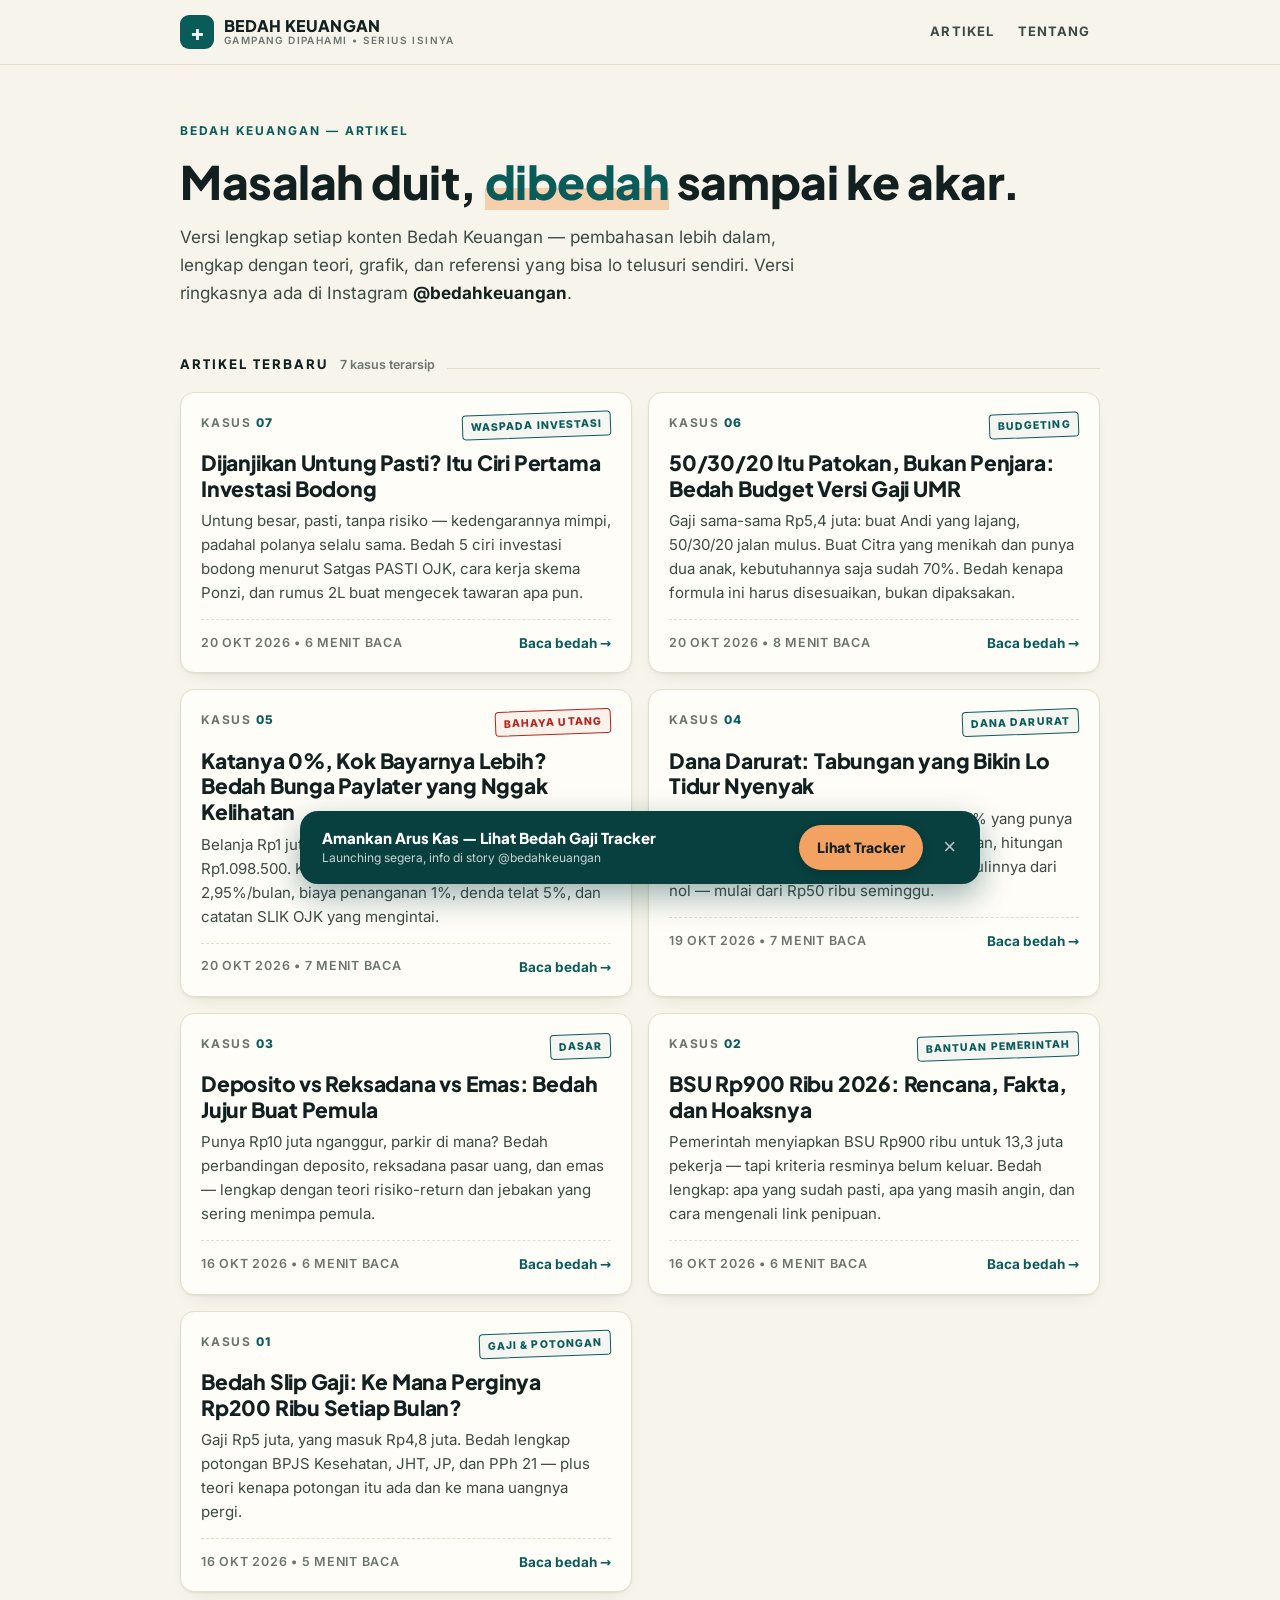
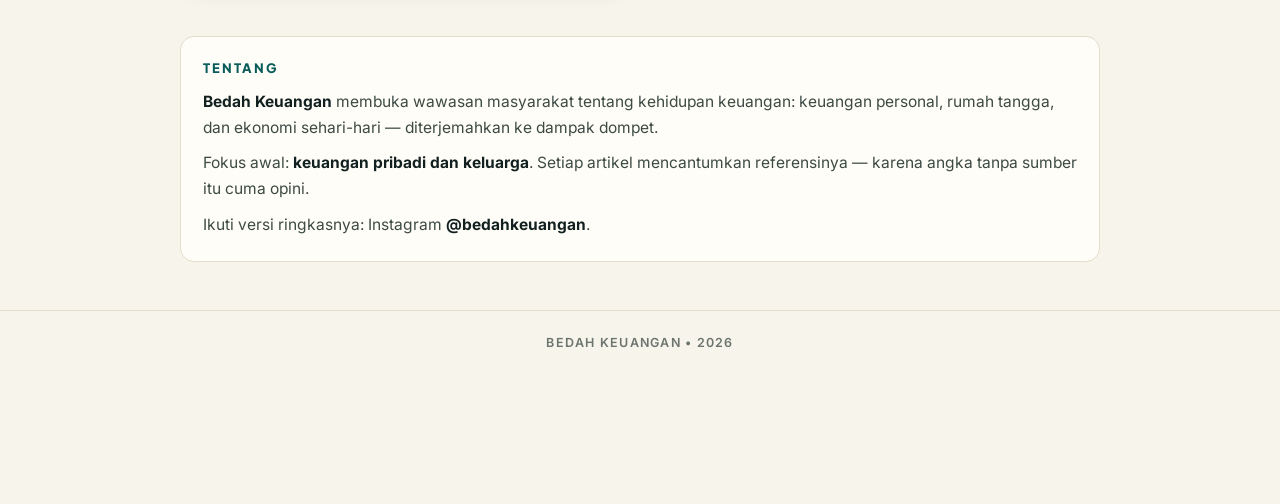
<file: index.html>
<!DOCTYPE html>
<html lang="id">
<head>
<meta charset="UTF-8">
<meta name="viewport" content="width=device-width, initial-scale=1.0">
<title>Bedah Keuangan — Gampang Dipahami, Serius Isinya</title>
<meta name="description" content="Bedah masalah duit sampai ke akar: keuangan pribadi dan keluarga, dibedah presisi dengan angka terverifikasi dan referensi yang bisa ditelusuri.">
<link rel="stylesheet" href="style.css">
</head>
<body>
<header class="site-header">
  <div class="wrap-wide">
    <a class="brand" href="index.html">
      <span class="brand-mark">+</span>
      <span class="brand-name">BEDAH KEUANGAN<small>GAMPANG DIPAHAMI &bull; SERIUS ISINYA</small></span>
    </a>
    <nav>
      <a href="index.html">ARTIKEL</a>
      <a href="#tentang">TENTANG</a>
    </nav>
  </div>
</header>

<main>
  <div class="wrap-wide">
    <section class="hero">
      <div class="kicker">BEDAH KEUANGAN &mdash; ARTIKEL</div>
      <h1>Masalah duit, <span class="hl">dibedah</span> sampai ke akar.</h1>
      <p>Versi lengkap setiap konten Bedah Keuangan — pembahasan lebih dalam, lengkap dengan teori, grafik, dan referensi yang bisa lo telusuri sendiri. Versi ringkasnya ada di Instagram <strong>@bedahkeuangan</strong>.</p>
    </section>

    <div class="section-label">
      <h2>ARTIKEL TERBARU</h2>
      <span class="count">7 kasus terarsip</span>
    </div>

    <section class="cards">
      <a class="card" href="artikel/investasi-bodong.html">
        <div class="card-top">
          <span class="case-no">KASUS <b>07</b></span>
          <span class="stamp">Waspada Investasi</span>
        </div>
        <h2>Dijanjikan Untung Pasti? Itu Ciri Pertama Investasi Bodong</h2>
        <p>Untung besar, pasti, tanpa risiko — kedengarannya mimpi, padahal polanya selalu sama. Bedah 5 ciri investasi bodong menurut Satgas PASTI OJK, cara kerja skema Ponzi, dan rumus 2L buat mengecek tawaran apa pun.</p>
        <div class="card-foot">
          <span class="meta">20 OKT 2026 &bull; 6 MENIT BACA</span>
          <span class="read-more">Baca bedah &rarr;</span>
        </div>
      </a>
      <a class="card" href="artikel/budget-50-30-20.html">
        <div class="card-top">
          <span class="case-no">KASUS <b>06</b></span>
          <span class="stamp">Budgeting</span>
        </div>
        <h2>50/30/20 Itu Patokan, Bukan Penjara: Bedah Budget Versi Gaji UMR</h2>
        <p>Gaji sama-sama Rp5,4 juta: buat Andi yang lajang, 50/30/20 jalan mulus. Buat Citra yang menikah dan punya dua anak, kebutuhannya saja sudah 70%. Bedah kenapa formula ini harus disesuaikan, bukan dipaksakan.</p>
        <div class="card-foot">
          <span class="meta">20 OKT 2026 &bull; 8 MENIT BACA</span>
          <span class="read-more">Baca bedah &rarr;</span>
        </div>
      </a>
      <a class="card" href="artikel/paylater-bunga-tersembunyi.html">
        <div class="card-top">
          <span class="case-no">KASUS <b>05</b></span>
          <span class="stamp danger">Bahaya Utang</span>
        </div>
        <h2>Katanya 0%, Kok Bayarnya Lebih? Bedah Bunga Paylater yang Nggak Kelihatan</h2>
        <p>Belanja Rp1 juta pakai cicilan 3 bulan, total bayarnya Rp1.098.500. Ke mana perginya Rp98.500? Bedah bunga 2,95%/bulan, biaya penanganan 1%, denda telat 5%, dan catatan SLIK OJK yang mengintai.</p>
        <div class="card-foot">
          <span class="meta">20 OKT 2026 &bull; 7 MENIT BACA</span>
          <span class="read-more">Baca bedah &rarr;</span>
        </div>
      </a>
      <a class="card" href="artikel/dana-darurat.html">
        <div class="card-top">
          <span class="case-no">KASUS <b>04</b></span>
          <span class="stamp">Dana Darurat</span>
        </div>
        <h2>Dana Darurat: Tabungan yang Bikin Lo Tidur Nyenyak</h2>
        <p>92% anak muda rajin nabung, tapi cuma 27% yang punya dana darurat. Bedah aturan 3–6&times; pengeluaran, hitungan buat sandwich generation, dan cara ngumpulinnya dari nol — mulai dari Rp50 ribu seminggu.</p>
        <div class="card-foot">
          <span class="meta">19 OKT 2026 &bull; 7 MENIT BACA</span>
          <span class="read-more">Baca bedah &rarr;</span>
        </div>
      </a>
      <a class="card" href="artikel/investasi-pemula.html">
        <div class="card-top">
          <span class="case-no">KASUS <b>03</b></span>
          <span class="stamp">Dasar</span>
        </div>
        <h2>Deposito vs Reksadana vs Emas: Bedah Jujur Buat Pemula</h2>
        <p>Punya Rp10 juta nganggur, parkir di mana? Bedah perbandingan deposito, reksadana pasar uang, dan emas — lengkap dengan teori risiko-return dan jebakan yang sering menimpa pemula.</p>
        <div class="card-foot">
          <span class="meta">16 OKT 2026 &bull; 6 MENIT BACA</span>
          <span class="read-more">Baca bedah &rarr;</span>
        </div>
      </a>
      <a class="card" href="artikel/bsu-900rb-2026.html">
        <div class="card-top">
          <span class="case-no">KASUS <b>02</b></span>
          <span class="stamp">Bantuan Pemerintah</span>
        </div>
        <h2>BSU Rp900 Ribu 2026: Rencana, Fakta, dan Hoaksnya</h2>
        <p>Pemerintah menyiapkan BSU Rp900 ribu untuk 13,3 juta pekerja — tapi kriteria resminya belum keluar. Bedah lengkap: apa yang sudah pasti, apa yang masih angin, dan cara mengenali link penipuan.</p>
        <div class="card-foot">
          <span class="meta">16 OKT 2026 &bull; 6 MENIT BACA</span>
          <span class="read-more">Baca bedah &rarr;</span>
        </div>
      </a>
      <a class="card" href="artikel/thp-potongan-gaji.html">
        <div class="card-top">
          <span class="case-no">KASUS <b>01</b></span>
          <span class="stamp">Gaji &amp; Potongan</span>
        </div>
        <h2>Bedah Slip Gaji: Ke Mana Perginya Rp200 Ribu Setiap Bulan?</h2>
        <p>Gaji Rp5 juta, yang masuk Rp4,8 juta. Bedah lengkap potongan BPJS Kesehatan, JHT, JP, dan PPh 21 — plus teori kenapa potongan itu ada dan ke mana uangnya pergi.</p>
        <div class="card-foot">
          <span class="meta">16 OKT 2026 &bull; 5 MENIT BACA</span>
          <span class="read-more">Baca bedah &rarr;</span>
        </div>
      </a>
    </section>

    <section class="about" id="tentang">
      <h2>TENTANG</h2>
      <p><strong>Bedah Keuangan</strong> membuka wawasan masyarakat tentang kehidupan keuangan: keuangan personal, rumah tangga, dan ekonomi sehari-hari — diterjemahkan ke dampak dompet.</p>
      <p>Fokus awal: <strong>keuangan pribadi dan keluarga</strong>. Setiap artikel mencantumkan referensinya — karena angka tanpa sumber itu cuma opini.</p>
      <p>Ikuti versi ringkasnya: Instagram <a href="https://www.instagram.com/bedahkeuangan"><strong>@bedahkeuangan</strong></a>.</p>
    </section>
  </div>
</main>

<footer class="site-footer">
  <div class="wrap-wide">
    BEDAH KEUANGAN &bull; 2026
  </div>
</footer>

<div class="sticky-cta is-visible" id="stickyCta" role="complementary" aria-label="Bedah Gaji Tracker">
  <div class="sticky-cta-inner">
    <div class="sticky-cta-text">
      <strong>Amankan Arus Kas &mdash; Lihat Bedah Gaji Tracker</strong>
      <small>Launching segera, info di story @bedahkeuangan</small>
    </div>
    <a class="sticky-cta-btn" href="https://www.instagram.com/bedahkeuangan">Lihat Tracker</a>
    <button class="sticky-cta-close" id="ctaClose" aria-label="Tutup">&times;</button>
  </div>
</div>

<script>
document.getElementById('ctaClose').addEventListener('click', function () {
  document.getElementById('stickyCta').classList.remove('is-visible');
});
</script>
</body>
</html>
</file>
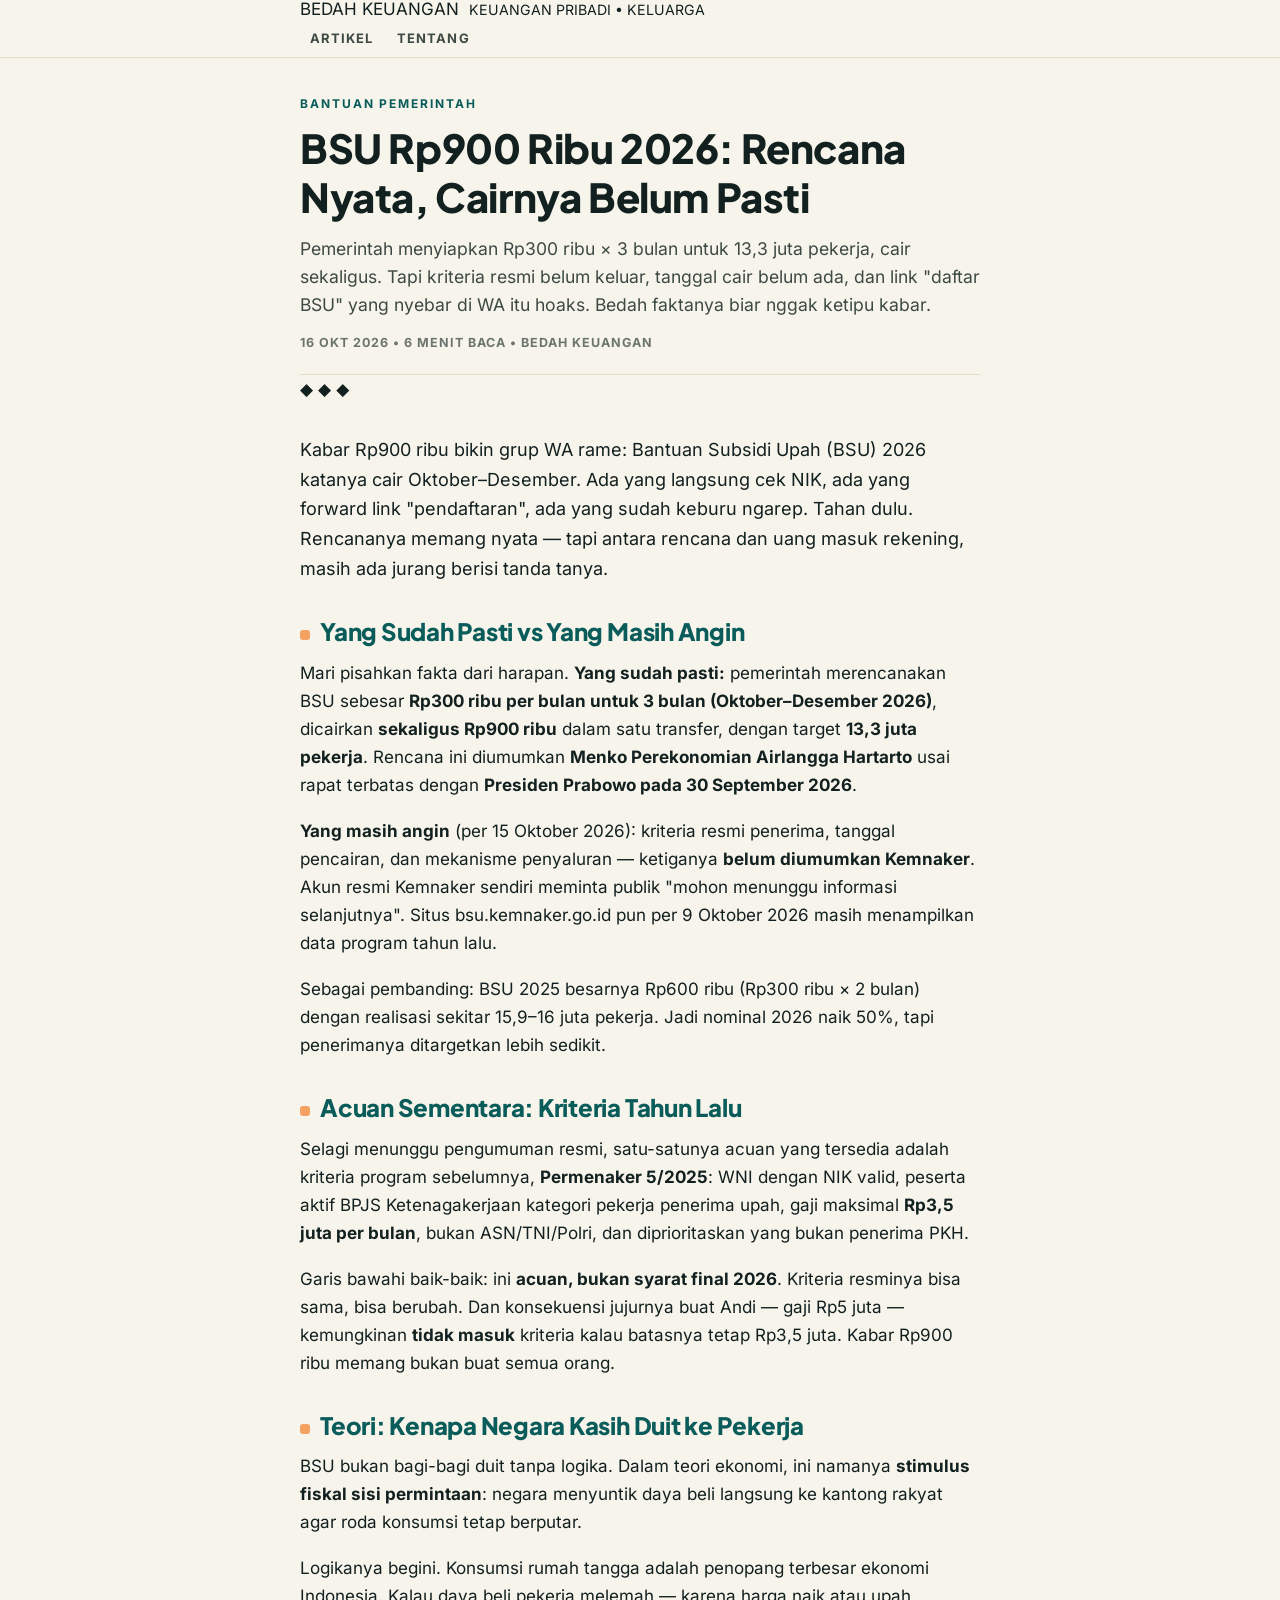
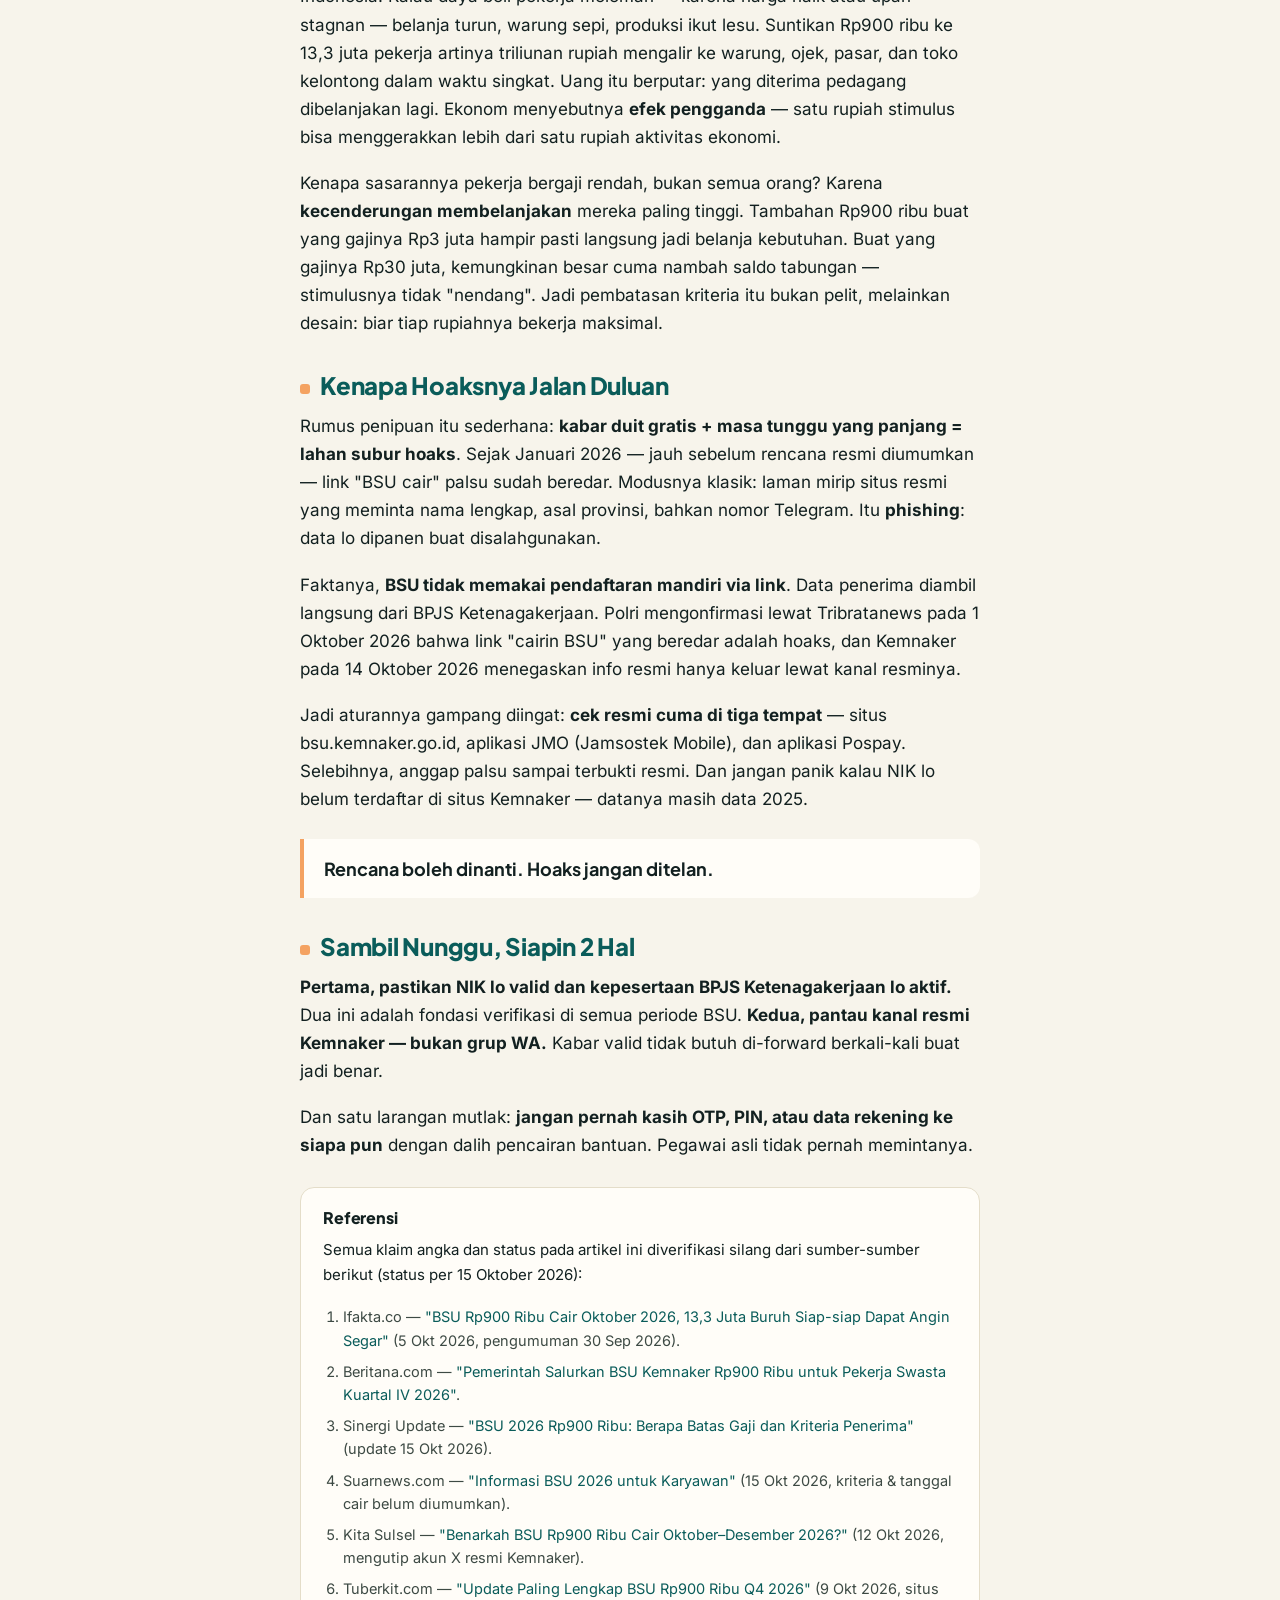
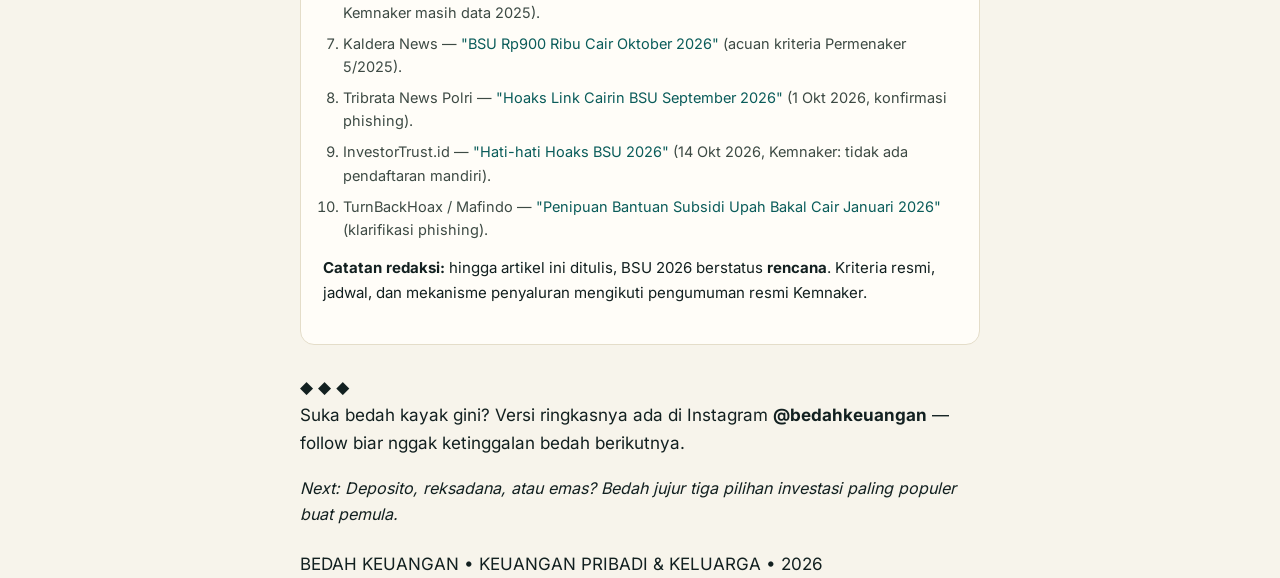
<file: bsu-900rb-2026.html>
<!DOCTYPE html>
<html lang="id">
<head>
<meta charset="UTF-8">
<meta name="viewport" content="width=device-width, initial-scale=1.0">
<title>BSU Rp900 Ribu 2026: Rencana Nyata, Cairnya Belum Pasti — Bedah Keuangan</title>
<meta name="description" content="Pemerintah menyiapkan BSU Rp300 ribu x 3 bulan untuk 13,3 juta pekerja. Tapi kriteria resmi belum keluar, tanggal cair belum ada, dan link 'daftar BSU' yang beredar itu hoaks. Bedah faktanya.">
<link rel="stylesheet" href="../style.css">
</head>
<body>
<header class="site-header">
  <div class="wrap">
    <a class="brand" href="../index.html">BEDAH KEUANGAN<small>KEUANGAN PRIBADI &bull; KELUARGA</small></a>
    <nav>
      <a href="../index.html">ARTIKEL</a>
      <a href="../index.html#tentang">TENTANG</a>
    </nav>
  </div>
</header>

<main class="wrap">
  <div class="article-head">
    <div class="kicker">BANTUAN PEMERINTAH</div>
    <h1>BSU Rp900 Ribu 2026: Rencana Nyata, Cairnya Belum Pasti</h1>
    <p class="dek">Pemerintah menyiapkan Rp300 ribu &times; 3 bulan untuk 13,3 juta pekerja, cair sekaligus. Tapi kriteria resmi belum keluar, tanggal cair belum ada, dan link "daftar BSU" yang nyebar di WA itu hoaks. Bedah faktanya biar nggak ketipu kabar.</p>
    <div class="meta">16 OKT 2026 &bull; 6 MENIT BACA &bull; BEDAH KEUANGAN</div>
  </div>

  <div class="ornament">&#9670; &#9670; &#9670;</div>

  <article>
    <p class="lede">Kabar Rp900 ribu bikin grup WA rame: Bantuan Subsidi Upah (BSU) 2026 katanya cair Oktober–Desember. Ada yang langsung cek NIK, ada yang forward link "pendaftaran", ada yang sudah keburu ngarep. Tahan dulu. Rencananya memang nyata — tapi antara rencana dan uang masuk rekening, masih ada jurang berisi tanda tanya.</p>

    <h2>Yang Sudah Pasti vs Yang Masih Angin</h2>
    <p>Mari pisahkan fakta dari harapan. <strong>Yang sudah pasti:</strong> pemerintah merencanakan BSU sebesar <strong>Rp300 ribu per bulan untuk 3 bulan (Oktober–Desember 2026)</strong>, dicairkan <strong>sekaligus Rp900 ribu</strong> dalam satu transfer, dengan target <strong>13,3 juta pekerja</strong>. Rencana ini diumumkan <strong>Menko Perekonomian Airlangga Hartarto</strong> usai rapat terbatas dengan <strong>Presiden Prabowo pada 30 September 2026</strong>.</p>
    <p><strong>Yang masih angin</strong> (per 15 Oktober 2026): kriteria resmi penerima, tanggal pencairan, dan mekanisme penyaluran — ketiganya <strong>belum diumumkan Kemnaker</strong>. Akun resmi Kemnaker sendiri meminta publik "mohon menunggu informasi selanjutnya". Situs bsu.kemnaker.go.id pun per 9 Oktober 2026 masih menampilkan data program tahun lalu.</p>
    <p>Sebagai pembanding: BSU 2025 besarnya Rp600 ribu (Rp300 ribu &times; 2 bulan) dengan realisasi sekitar 15,9–16 juta pekerja. Jadi nominal 2026 naik 50%, tapi penerimanya ditargetkan lebih sedikit.</p>

    <h2>Acuan Sementara: Kriteria Tahun Lalu</h2>
    <p>Selagi menunggu pengumuman resmi, satu-satunya acuan yang tersedia adalah kriteria program sebelumnya, <strong>Permenaker 5/2025</strong>: WNI dengan NIK valid, peserta aktif BPJS Ketenagakerjaan kategori pekerja penerima upah, gaji maksimal <strong>Rp3,5 juta per bulan</strong>, bukan ASN/TNI/Polri, dan diprioritaskan yang bukan penerima PKH.</p>
    <p>Garis bawahi baik-baik: ini <strong>acuan, bukan syarat final 2026</strong>. Kriteria resminya bisa sama, bisa berubah. Dan konsekuensi jujurnya buat Andi — gaji Rp5 juta — kemungkinan <strong>tidak masuk</strong> kriteria kalau batasnya tetap Rp3,5 juta. Kabar Rp900 ribu memang bukan buat semua orang.</p>

    <h2>Teori: Kenapa Negara Kasih Duit ke Pekerja</h2>
    <p>BSU bukan bagi-bagi duit tanpa logika. Dalam teori ekonomi, ini namanya <strong>stimulus fiskal sisi permintaan</strong>: negara menyuntik daya beli langsung ke kantong rakyat agar roda konsumsi tetap berputar.</p>
    <p>Logikanya begini. Konsumsi rumah tangga adalah penopang terbesar ekonomi Indonesia. Kalau daya beli pekerja melemah — karena harga naik atau upah stagnan — belanja turun, warung sepi, produksi ikut lesu. Suntikan Rp900 ribu ke 13,3 juta pekerja artinya triliunan rupiah mengalir ke warung, ojek, pasar, dan toko kelontong dalam waktu singkat. Uang itu berputar: yang diterima pedagang dibelanjakan lagi. Ekonom menyebutnya <strong>efek pengganda</strong> — satu rupiah stimulus bisa menggerakkan lebih dari satu rupiah aktivitas ekonomi.</p>
    <p>Kenapa sasarannya pekerja bergaji rendah, bukan semua orang? Karena <strong>kecenderungan membelanjakan</strong> mereka paling tinggi. Tambahan Rp900 ribu buat yang gajinya Rp3 juta hampir pasti langsung jadi belanja kebutuhan. Buat yang gajinya Rp30 juta, kemungkinan besar cuma nambah saldo tabungan — stimulusnya tidak "nendang". Jadi pembatasan kriteria itu bukan pelit, melainkan desain: biar tiap rupiahnya bekerja maksimal.</p>

    <h2>Kenapa Hoaksnya Jalan Duluan</h2>
    <p>Rumus penipuan itu sederhana: <strong>kabar duit gratis + masa tunggu yang panjang = lahan subur hoaks</strong>. Sejak Januari 2026 — jauh sebelum rencana resmi diumumkan — link "BSU cair" palsu sudah beredar. Modusnya klasik: laman mirip situs resmi yang meminta nama lengkap, asal provinsi, bahkan nomor Telegram. Itu <strong>phishing</strong>: data lo dipanen buat disalahgunakan.</p>
    <p>Faktanya, <strong>BSU tidak memakai pendaftaran mandiri via link</strong>. Data penerima diambil langsung dari BPJS Ketenagakerjaan. Polri mengonfirmasi lewat Tribratanews pada 1 Oktober 2026 bahwa link "cairin BSU" yang beredar adalah hoaks, dan Kemnaker pada 14 Oktober 2026 menegaskan info resmi hanya keluar lewat kanal resminya.</p>
    <p>Jadi aturannya gampang diingat: <strong>cek resmi cuma di tiga tempat</strong> — situs bsu.kemnaker.go.id, aplikasi JMO (Jamsostek Mobile), dan aplikasi Pospay. Selebihnya, anggap palsu sampai terbukti resmi. Dan jangan panik kalau NIK lo belum terdaftar di situs Kemnaker — datanya masih data 2025.</p>

    <blockquote>Rencana boleh dinanti. Hoaks jangan ditelan.</blockquote>

    <h2>Sambil Nunggu, Siapin 2 Hal</h2>
    <p><strong>Pertama, pastikan NIK lo valid dan kepesertaan BPJS Ketenagakerjaan lo aktif.</strong> Dua ini adalah fondasi verifikasi di semua periode BSU. <strong>Kedua, pantau kanal resmi Kemnaker — bukan grup WA.</strong> Kabar valid tidak butuh di-forward berkali-kali buat jadi benar.</p>
    <p>Dan satu larangan mutlak: <strong>jangan pernah kasih OTP, PIN, atau data rekening ke siapa pun</strong> dengan dalih pencairan bantuan. Pegawai asli tidak pernah memintanya.</p>

    <div class="ref-box">
      <h2>Referensi</h2>
      <p>Semua klaim angka dan status pada artikel ini diverifikasi silang dari sumber-sumber berikut (status per 15 Oktober 2026):</p>
      <ol>
        <li>Ifakta.co — <a href="https://ifakta.co/2026/10/05/bsu-rp900-ribu-cair-oktober-2026-133-juta-buruh-siap-siap-dapat-angin-segar/">"BSU Rp900 Ribu Cair Oktober 2026, 13,3 Juta Buruh Siap-siap Dapat Angin Segar"</a> (5 Okt 2026, pengumuman 30 Sep 2026).</li>
        <li>Beritana.com — <a href="https://beritana.com/news/pemerintah-salurkan-bsu-kemnaker-rp900-ribu-untuk-pekerja-swasta-kuartal-iv-2026">"Pemerintah Salurkan BSU Kemnaker Rp900 Ribu untuk Pekerja Swasta Kuartal IV 2026"</a>.</li>
        <li>Sinergi Update — <a href="https://sinergiupdate.com/bsu-2026-rp900-ribu-berapa-batas-gaji-dan-kriteria-penerima-bantuan">"BSU 2026 Rp900 Ribu: Berapa Batas Gaji dan Kriteria Penerima"</a> (update 15 Okt 2026).</li>
        <li>Suarnews.com — <a href="https://www.suarnews.com/bansos/39535/informasi-bsu-2026-untuk-karyawan-persyaratan-verifikasi-data-dan-kepastian-penyaluran">"Informasi BSU 2026 untuk Karyawan"</a> (15 Okt 2026, kriteria &amp; tanggal cair belum diumumkan).</li>
        <li>Kita Sulsel — <a href="https://kitasulsel.com/2026/10/13/benarkah-bsu-rp900-ribu-cair-oktober-desember-2026-simak-faktanya/">"Benarkah BSU Rp900 Ribu Cair Oktober–Desember 2026?"</a> (12 Okt 2026, mengutip akun X resmi Kemnaker).</li>
        <li>Tuberkit.com — <a href="https://tuberkit.com/2026/10/09/ini-update-paling-lengkap-bsu-rp900-ribu-q4-2026-per-hari-ini-9-oktober-2026/">"Update Paling Lengkap BSU Rp900 Ribu Q4 2026"</a> (9 Okt 2026, situs Kemnaker masih data 2025).</li>
        <li>Kaldera News — <a href="https://www.kalderanews.com/2026/10/bsu-rp900-ribu-cair-oktober-2026-cek-nik-ktp-kamu-lewat-4-cara-ini/">"BSU Rp900 Ribu Cair Oktober 2026"</a> (acuan kriteria Permenaker 5/2025).</li>
        <li>Tribrata News Polri — <a href="https://tribratanews.polri.go.id/blog/none-22/hoaks-link-cairin-bsu-september-2026-sebesar-rp600-000-106579">"Hoaks Link Cairin BSU September 2026"</a> (1 Okt 2026, konfirmasi phishing).</li>
        <li>InvestorTrust.id — <a href="https://investortrust.id/national/90618/hati-hati-hoaks-bsu-2026-kemnaker-imbau-masyarakat-cek-kanal-resmi">"Hati-hati Hoaks BSU 2026"</a> (14 Okt 2026, Kemnaker: tidak ada pendaftaran mandiri).</li>
        <li>TurnBackHoax / Mafindo — <a href="https://beta.turnbackhoax.id/articles/31995-penipuan-bantuan-subsidi-upah-bakal-cair-januari-2026">"Penipuan Bantuan Subsidi Upah Bakal Cair Januari 2026"</a> (klarifikasi phishing).</li>
      </ol>
      <p style="margin-top:1em;font-size:15px;"><strong>Catatan redaksi:</strong> hingga artikel ini ditulis, BSU 2026 berstatus <strong>rencana</strong>. Kriteria resmi, jadwal, dan mekanisme penyaluran mengikuti pengumuman resmi Kemnaker.</p>
    </div>

    <div class="cta">
      <div class="ornament">&#9670; &#9670; &#9670;</div>
      <p>Suka bedah kayak gini? Versi ringkasnya ada di Instagram <strong>@bedahkeuangan</strong> — follow biar nggak ketinggalan bedah berikutnya.</p>
      <p style="margin-top:1em;font-size:16px;"><em>Next: Deposito, reksadana, atau emas? Bedah jujur tiga pilihan investasi paling populer buat pemula.</em></p>
    </div>
  </article>
</main>

<footer>
  <div class="wrap">
    BEDAH KEUANGAN &bull; KEUANGAN PRIBADI &amp; KELUARGA &bull; 2026
  </div>
</footer>
</body>
</html>
</file>
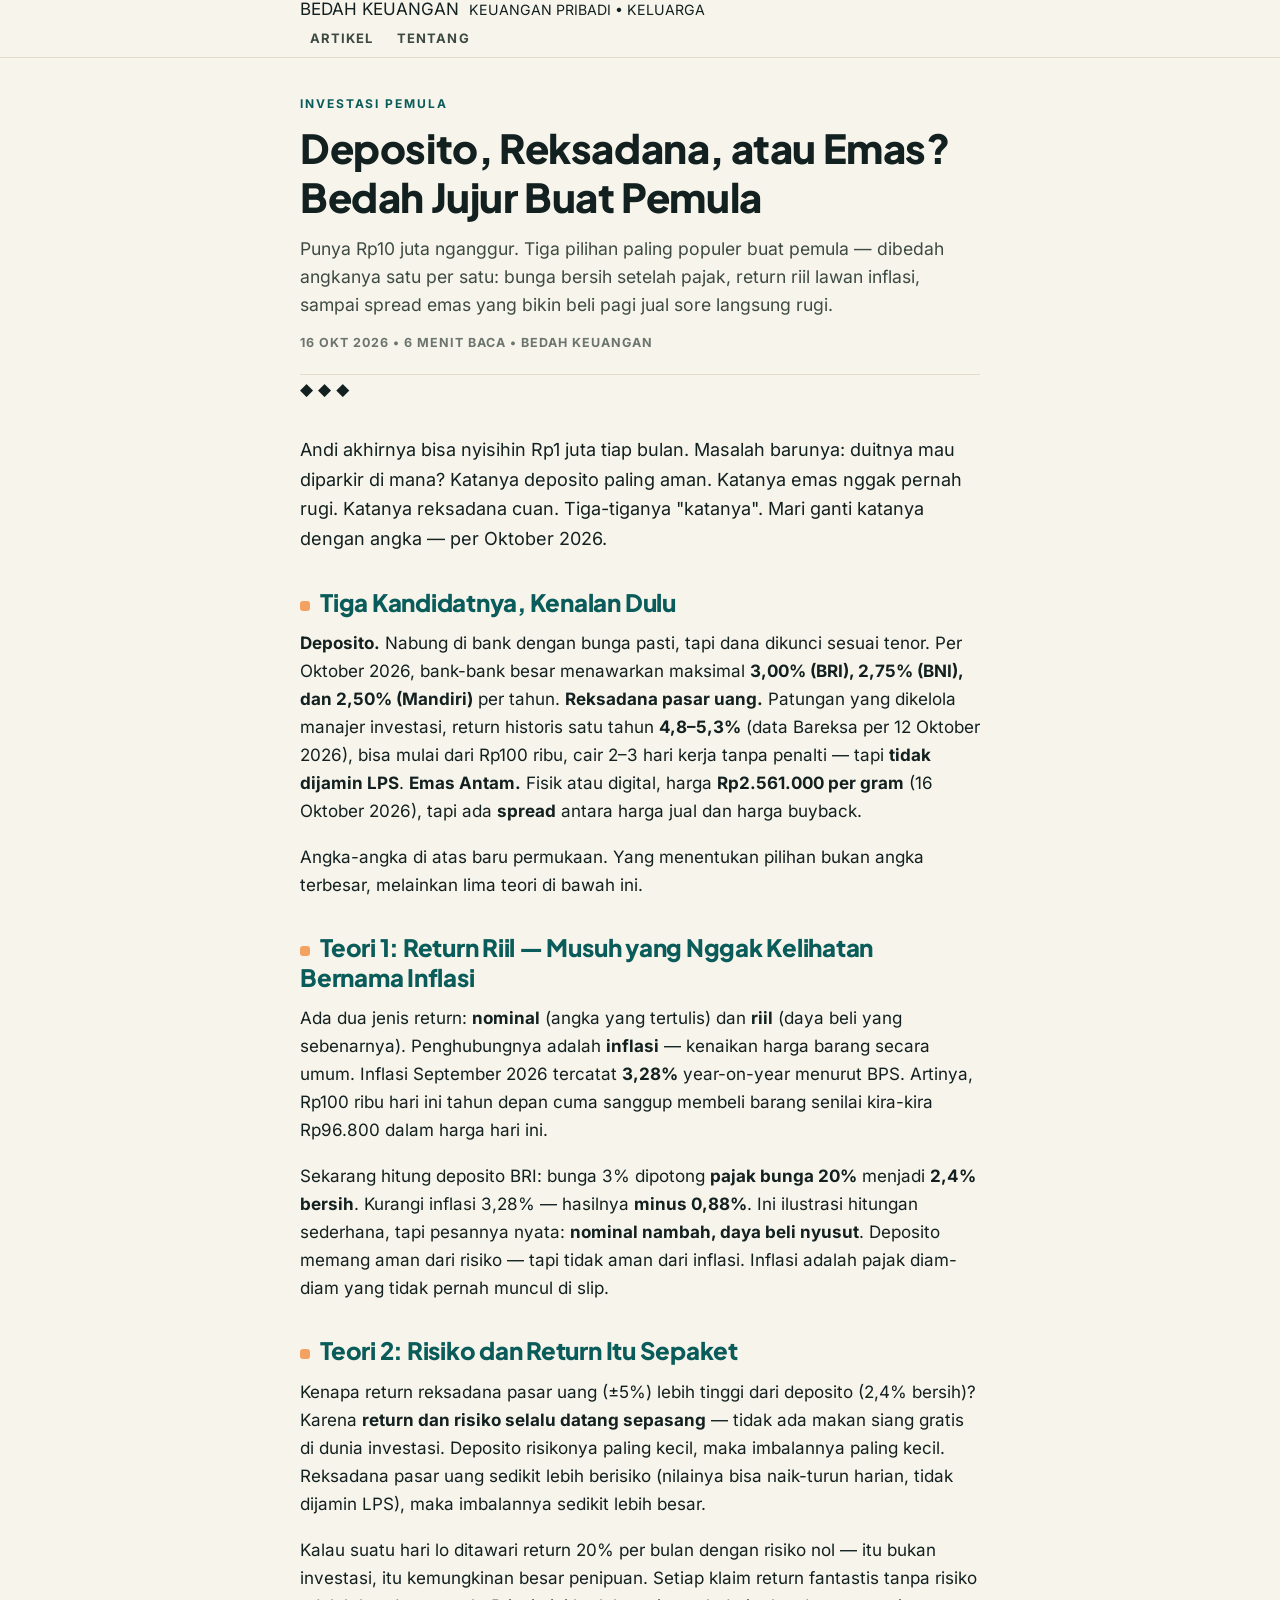
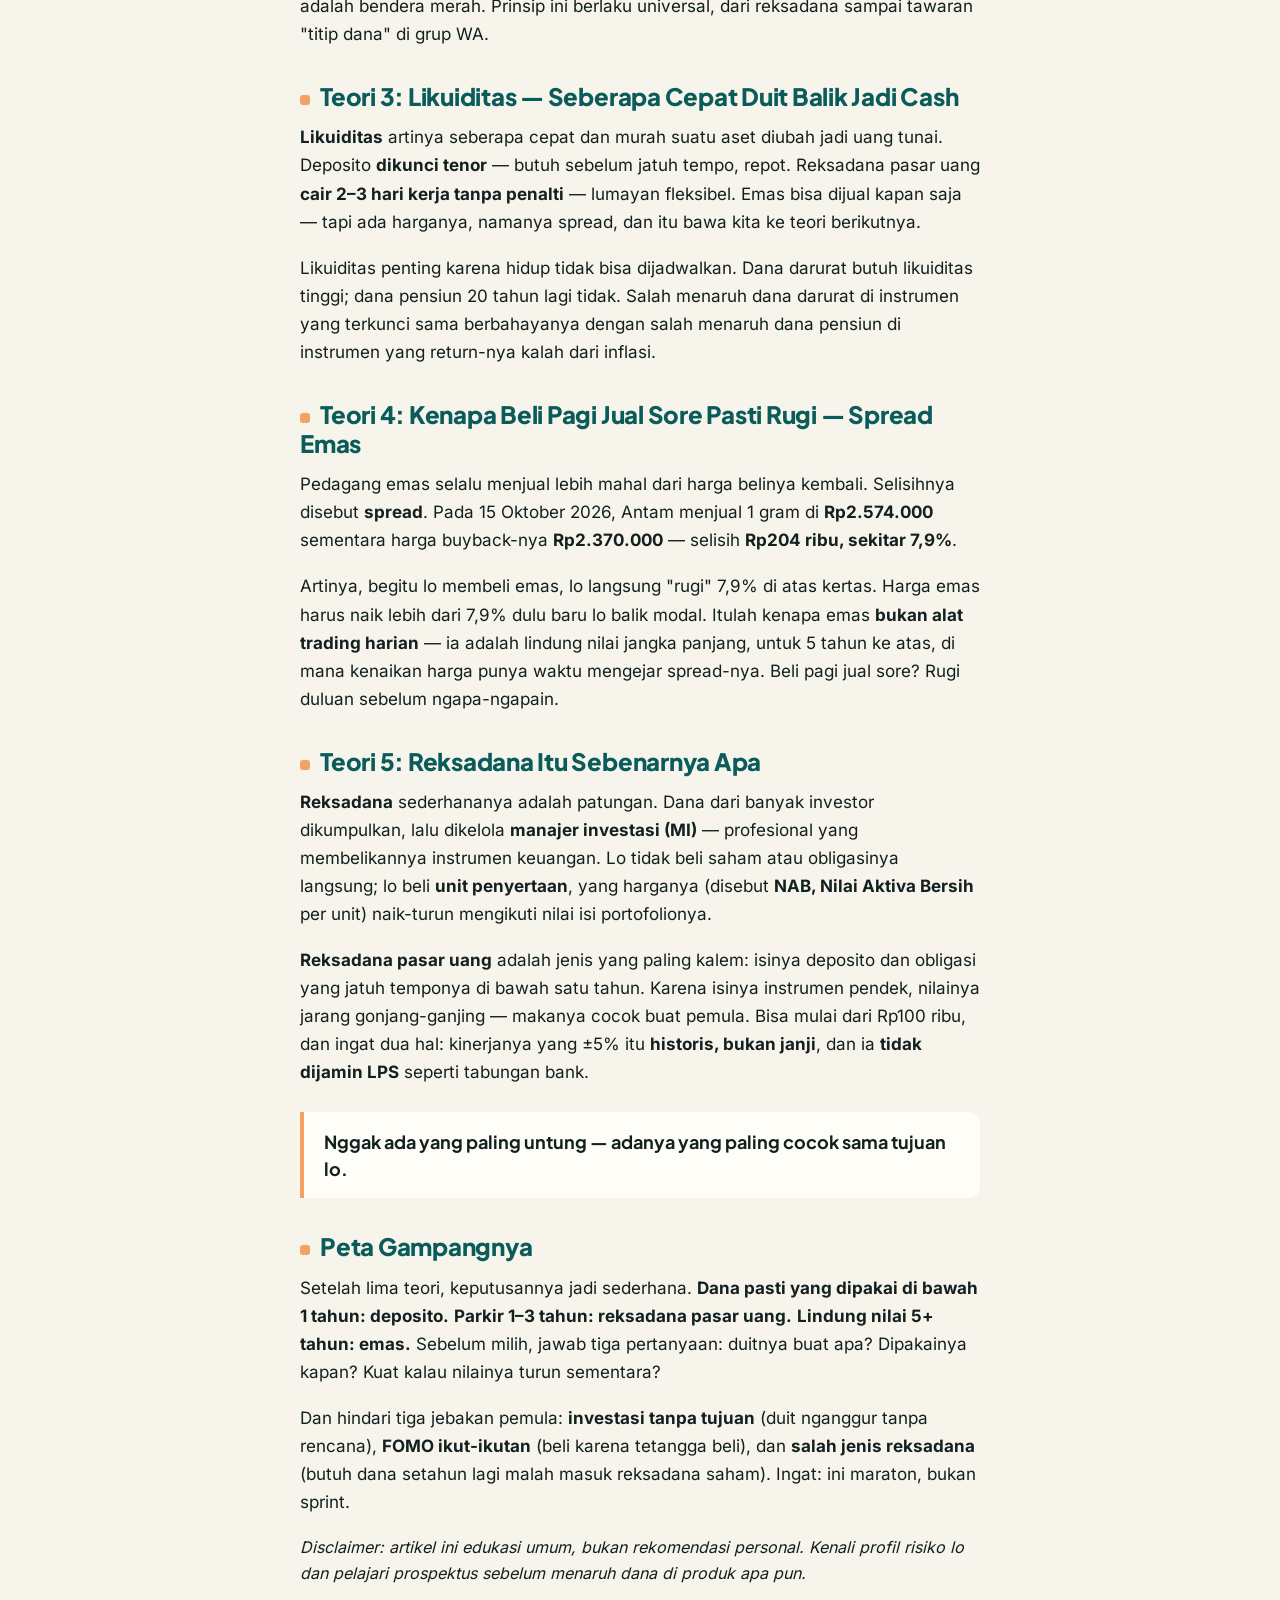
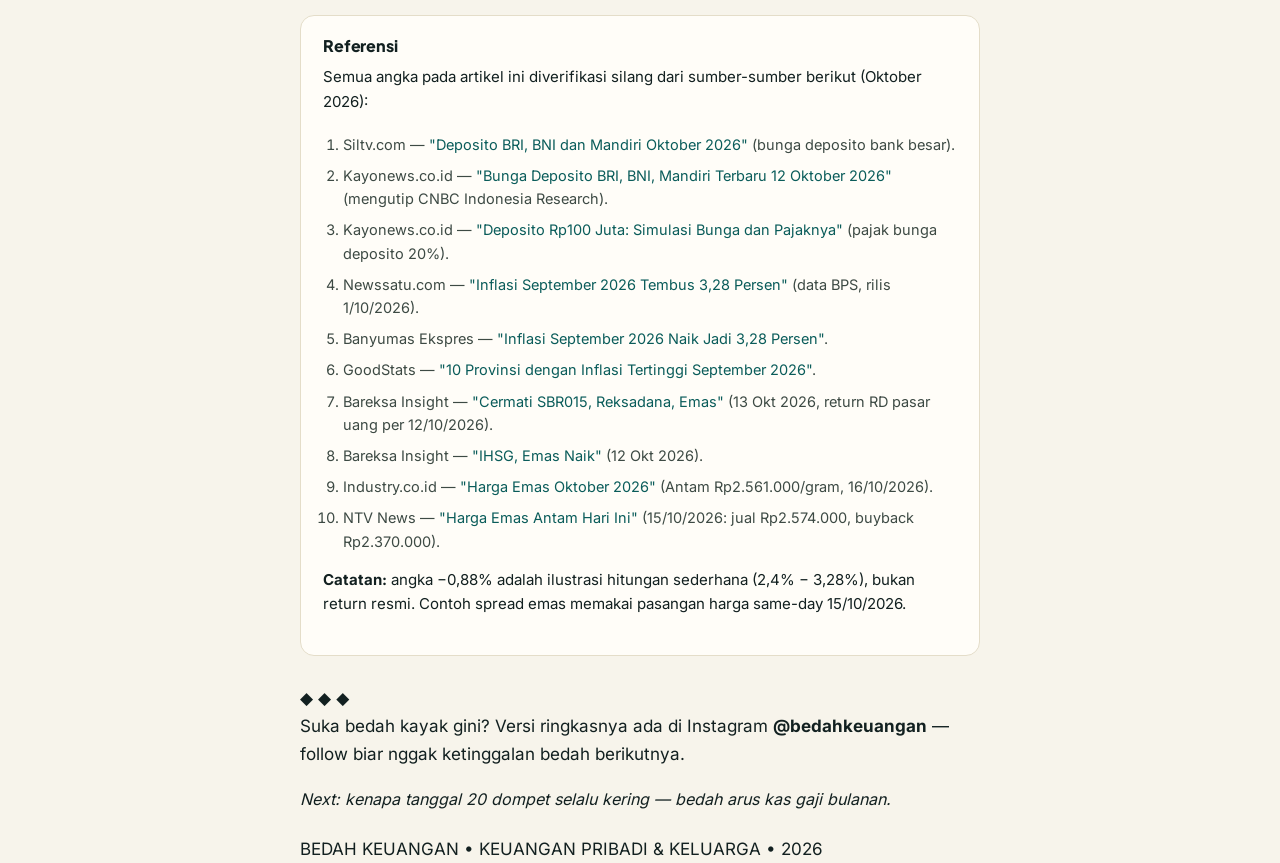
<file: investasi-pemula.html>
<!DOCTYPE html>
<html lang="id">
<head>
<meta charset="UTF-8">
<meta name="viewport" content="width=device-width, initial-scale=1.0">
<title>Deposito, Reksadana, atau Emas? Bedah Jujur Buat Pemula — Bedah Keuangan</title>
<meta name="description" content="Punya Rp10 juta nganggur. Tiga pilihan investasi paling populer buat pemula dibedah angkanya: bunga bersih setelah pajak, return riil lawan inflasi, likuiditas, sampai spread emas yang bikin beli pagi jual sore langsung rugi.">
<link rel="stylesheet" href="../style.css">
</head>
<body>
<header class="site-header">
  <div class="wrap">
    <a class="brand" href="../index.html">BEDAH KEUANGAN<small>KEUANGAN PRIBADI &bull; KELUARGA</small></a>
    <nav>
      <a href="../index.html">ARTIKEL</a>
      <a href="../index.html#tentang">TENTANG</a>
    </nav>
  </div>
</header>

<main class="wrap">
  <div class="article-head">
    <div class="kicker">INVESTASI PEMULA</div>
    <h1>Deposito, Reksadana, atau Emas? Bedah Jujur Buat Pemula</h1>
    <p class="dek">Punya Rp10 juta nganggur. Tiga pilihan paling populer buat pemula — dibedah angkanya satu per satu: bunga bersih setelah pajak, return riil lawan inflasi, sampai spread emas yang bikin beli pagi jual sore langsung rugi.</p>
    <div class="meta">16 OKT 2026 &bull; 6 MENIT BACA &bull; BEDAH KEUANGAN</div>
  </div>

  <div class="ornament">&#9670; &#9670; &#9670;</div>

  <article>
    <p class="lede">Andi akhirnya bisa nyisihin Rp1 juta tiap bulan. Masalah barunya: duitnya mau diparkir di mana? Katanya deposito paling aman. Katanya emas nggak pernah rugi. Katanya reksadana cuan. Tiga-tiganya "katanya". Mari ganti katanya dengan angka — per Oktober 2026.</p>

    <h2>Tiga Kandidatnya, Kenalan Dulu</h2>
    <p><strong>Deposito.</strong> Nabung di bank dengan bunga pasti, tapi dana dikunci sesuai tenor. Per Oktober 2026, bank-bank besar menawarkan maksimal <strong>3,00% (BRI), 2,75% (BNI), dan 2,50% (Mandiri)</strong> per tahun. <strong>Reksadana pasar uang.</strong> Patungan yang dikelola manajer investasi, return historis satu tahun <strong>4,8–5,3%</strong> (data Bareksa per 12 Oktober 2026), bisa mulai dari Rp100 ribu, cair 2–3 hari kerja tanpa penalti — tapi <strong>tidak dijamin LPS</strong>. <strong>Emas Antam.</strong> Fisik atau digital, harga <strong>Rp2.561.000 per gram</strong> (16 Oktober 2026), tapi ada <strong>spread</strong> antara harga jual dan harga buyback.</p>
    <p>Angka-angka di atas baru permukaan. Yang menentukan pilihan bukan angka terbesar, melainkan lima teori di bawah ini.</p>

    <h2>Teori 1: Return Riil — Musuh yang Nggak Kelihatan Bernama Inflasi</h2>
    <p>Ada dua jenis return: <strong>nominal</strong> (angka yang tertulis) dan <strong>riil</strong> (daya beli yang sebenarnya). Penghubungnya adalah <strong>inflasi</strong> — kenaikan harga barang secara umum. Inflasi September 2026 tercatat <strong>3,28%</strong> year-on-year menurut BPS. Artinya, Rp100 ribu hari ini tahun depan cuma sanggup membeli barang senilai kira-kira Rp96.800 dalam harga hari ini.</p>
    <p>Sekarang hitung deposito BRI: bunga 3% dipotong <strong>pajak bunga 20%</strong> menjadi <strong>2,4% bersih</strong>. Kurangi inflasi 3,28% — hasilnya <strong>minus 0,88%</strong>. Ini ilustrasi hitungan sederhana, tapi pesannya nyata: <strong>nominal nambah, daya beli nyusut</strong>. Deposito memang aman dari risiko — tapi tidak aman dari inflasi. Inflasi adalah pajak diam-diam yang tidak pernah muncul di slip.</p>

    <h2>Teori 2: Risiko dan Return Itu Sepaket</h2>
    <p>Kenapa return reksadana pasar uang (±5%) lebih tinggi dari deposito (2,4% bersih)? Karena <strong>return dan risiko selalu datang sepasang</strong> — tidak ada makan siang gratis di dunia investasi. Deposito risikonya paling kecil, maka imbalannya paling kecil. Reksadana pasar uang sedikit lebih berisiko (nilainya bisa naik-turun harian, tidak dijamin LPS), maka imbalannya sedikit lebih besar.</p>
    <p>Kalau suatu hari lo ditawari return 20% per bulan dengan risiko nol — itu bukan investasi, itu kemungkinan besar penipuan. Setiap klaim return fantastis tanpa risiko adalah bendera merah. Prinsip ini berlaku universal, dari reksadana sampai tawaran "titip dana" di grup WA.</p>

    <h2>Teori 3: Likuiditas — Seberapa Cepat Duit Balik Jadi Cash</h2>
    <p><strong>Likuiditas</strong> artinya seberapa cepat dan murah suatu aset diubah jadi uang tunai. Deposito <strong>dikunci tenor</strong> — butuh sebelum jatuh tempo, repot. Reksadana pasar uang <strong>cair 2–3 hari kerja tanpa penalti</strong> — lumayan fleksibel. Emas bisa dijual kapan saja — tapi ada harganya, namanya spread, dan itu bawa kita ke teori berikutnya.</p>
    <p>Likuiditas penting karena hidup tidak bisa dijadwalkan. Dana darurat butuh likuiditas tinggi; dana pensiun 20 tahun lagi tidak. Salah menaruh dana darurat di instrumen yang terkunci sama berbahayanya dengan salah menaruh dana pensiun di instrumen yang return-nya kalah dari inflasi.</p>

    <h2>Teori 4: Kenapa Beli Pagi Jual Sore Pasti Rugi — Spread Emas</h2>
    <p>Pedagang emas selalu menjual lebih mahal dari harga belinya kembali. Selisihnya disebut <strong>spread</strong>. Pada 15 Oktober 2026, Antam menjual 1 gram di <strong>Rp2.574.000</strong> sementara harga buyback-nya <strong>Rp2.370.000</strong> — selisih <strong>Rp204 ribu, sekitar 7,9%</strong>.</p>
    <p>Artinya, begitu lo membeli emas, lo langsung "rugi" 7,9% di atas kertas. Harga emas harus naik lebih dari 7,9% dulu baru lo balik modal. Itulah kenapa emas <strong>bukan alat trading harian</strong> — ia adalah lindung nilai jangka panjang, untuk 5 tahun ke atas, di mana kenaikan harga punya waktu mengejar spread-nya. Beli pagi jual sore? Rugi duluan sebelum ngapa-ngapain.</p>

    <h2>Teori 5: Reksadana Itu Sebenarnya Apa</h2>
    <p><strong>Reksadana</strong> sederhananya adalah patungan. Dana dari banyak investor dikumpulkan, lalu dikelola <strong>manajer investasi (MI)</strong> — profesional yang membelikannya instrumen keuangan. Lo tidak beli saham atau obligasinya langsung; lo beli <strong>unit penyertaan</strong>, yang harganya (disebut <strong>NAB, Nilai Aktiva Bersih</strong> per unit) naik-turun mengikuti nilai isi portofolionya.</p>
    <p><strong>Reksadana pasar uang</strong> adalah jenis yang paling kalem: isinya deposito dan obligasi yang jatuh temponya di bawah satu tahun. Karena isinya instrumen pendek, nilainya jarang gonjang-ganjing — makanya cocok buat pemula. Bisa mulai dari Rp100 ribu, dan ingat dua hal: kinerjanya yang ±5% itu <strong>historis, bukan janji</strong>, dan ia <strong>tidak dijamin LPS</strong> seperti tabungan bank.</p>

    <blockquote>Nggak ada yang paling untung — adanya yang paling cocok sama tujuan lo.</blockquote>

    <h2>Peta Gampangnya</h2>
    <p>Setelah lima teori, keputusannya jadi sederhana. <strong>Dana pasti yang dipakai di bawah 1 tahun: deposito.</strong> <strong>Parkir 1–3 tahun: reksadana pasar uang.</strong> <strong>Lindung nilai 5+ tahun: emas.</strong> Sebelum milih, jawab tiga pertanyaan: duitnya buat apa? Dipakainya kapan? Kuat kalau nilainya turun sementara?</p>
    <p>Dan hindari tiga jebakan pemula: <strong>investasi tanpa tujuan</strong> (duit nganggur tanpa rencana), <strong>FOMO ikut-ikutan</strong> (beli karena tetangga beli), dan <strong>salah jenis reksadana</strong> (butuh dana setahun lagi malah masuk reksadana saham). Ingat: ini maraton, bukan sprint.</p>
    <p style="font-size:16px;"><em>Disclaimer: artikel ini edukasi umum, bukan rekomendasi personal. Kenali profil risiko lo dan pelajari prospektus sebelum menaruh dana di produk apa pun.</em></p>

    <div class="ref-box">
      <h2>Referensi</h2>
      <p>Semua angka pada artikel ini diverifikasi silang dari sumber-sumber berikut (Oktober 2026):</p>
      <ol>
        <li>Siltv.com — <a href="https://siltv.com/deposito-bri-bni-dan-mandiri-oktober-2026-ini-rincian-bunganya/">"Deposito BRI, BNI dan Mandiri Oktober 2026"</a> (bunga deposito bank besar).</li>
        <li>Kayonews.co.id — <a href="https://kayonews.co.id/bunga-deposito-bri-bni-mandiri-terbaru-12-oktober-2026-cek-daftarnya/">"Bunga Deposito BRI, BNI, Mandiri Terbaru 12 Oktober 2026"</a> (mengutip CNBC Indonesia Research).</li>
        <li>Kayonews.co.id — <a href="https://kayonews.co.id/deposito-rp100-juta-berapa-bunga-per-bulan-ini-simulasi-bunga-dan-pajaknya/">"Deposito Rp100 Juta: Simulasi Bunga dan Pajaknya"</a> (pajak bunga deposito 20%).</li>
        <li>Newssatu.com — <a href="https://newssatu.com/jakarta/inflasi-september-2026-tembus-328-persen-tito-karnavian-desak-pemda-bergerak-sebelum-harga-pangan-makin-mahal/">"Inflasi September 2026 Tembus 3,28 Persen"</a> (data BPS, rilis 1/10/2026).</li>
        <li>Banyumas Ekspres — <a href="https://banyumasekspres.id/inflasi-september-2026-naik-jadi-328-persen-pemerintah-klaim-daya-beli-terjaga/">"Inflasi September 2026 Naik Jadi 3,28 Persen"</a>.</li>
        <li>GoodStats — <a href="https://data.goodstats.id/statistic/10-provinsi-dengan-inflasi-tertinggi-september-2026-2ZgWY">"10 Provinsi dengan Inflasi Tertinggi September 2026"</a>.</li>
        <li>Bareksa Insight — <a href="https://www.bareksa.com/berita/bareksa-insight/2026-10-13/bareksa-insight-ihsg-anjlok-di-level-terendah-3-bulan-cermati-sbr015-reksadana-emas">"Cermati SBR015, Reksadana, Emas"</a> (13 Okt 2026, return RD pasar uang per 12/10/2026).</li>
        <li>Bareksa Insight — <a href="https://www.bareksa.com/berita/bareksa-insight/2026-10-12/bareksa-insight-ihsg-emas-naik-harga-minyak-masih-tinggi-cermati-sbr015-reksadana-emas">"IHSG, Emas Naik"</a> (12 Okt 2026).</li>
        <li>Industry.co.id — <a href="https://www.industry.co.id/tag/harga-emas-oktober-2026">"Harga Emas Oktober 2026"</a> (Antam Rp2.561.000/gram, 16/10/2026).</li>
        <li>NTV News — <a href="https://www.ntvnews.id/ekonomi/01121930/harga-emas-antam-hari-ini-anjlok-ke-level-rp256-juta-per-gram">"Harga Emas Antam Hari Ini"</a> (15/10/2026: jual Rp2.574.000, buyback Rp2.370.000).</li>
      </ol>
      <p style="margin-top:1em;font-size:15px;"><strong>Catatan:</strong> angka −0,88% adalah ilustrasi hitungan sederhana (2,4% − 3,28%), bukan return resmi. Contoh spread emas memakai pasangan harga same-day 15/10/2026.</p>
    </div>

    <div class="cta">
      <div class="ornament">&#9670; &#9670; &#9670;</div>
      <p>Suka bedah kayak gini? Versi ringkasnya ada di Instagram <strong>@bedahkeuangan</strong> — follow biar nggak ketinggalan bedah berikutnya.</p>
      <p style="margin-top:1em;font-size:16px;"><em>Next: kenapa tanggal 20 dompet selalu kering — bedah arus kas gaji bulanan.</em></p>
    </div>
  </article>
</main>

<footer>
  <div class="wrap">
    BEDAH KEUANGAN &bull; KEUANGAN PRIBADI &amp; KELUARGA &bull; 2026
  </div>
</footer>
</body>
</html>
</file>
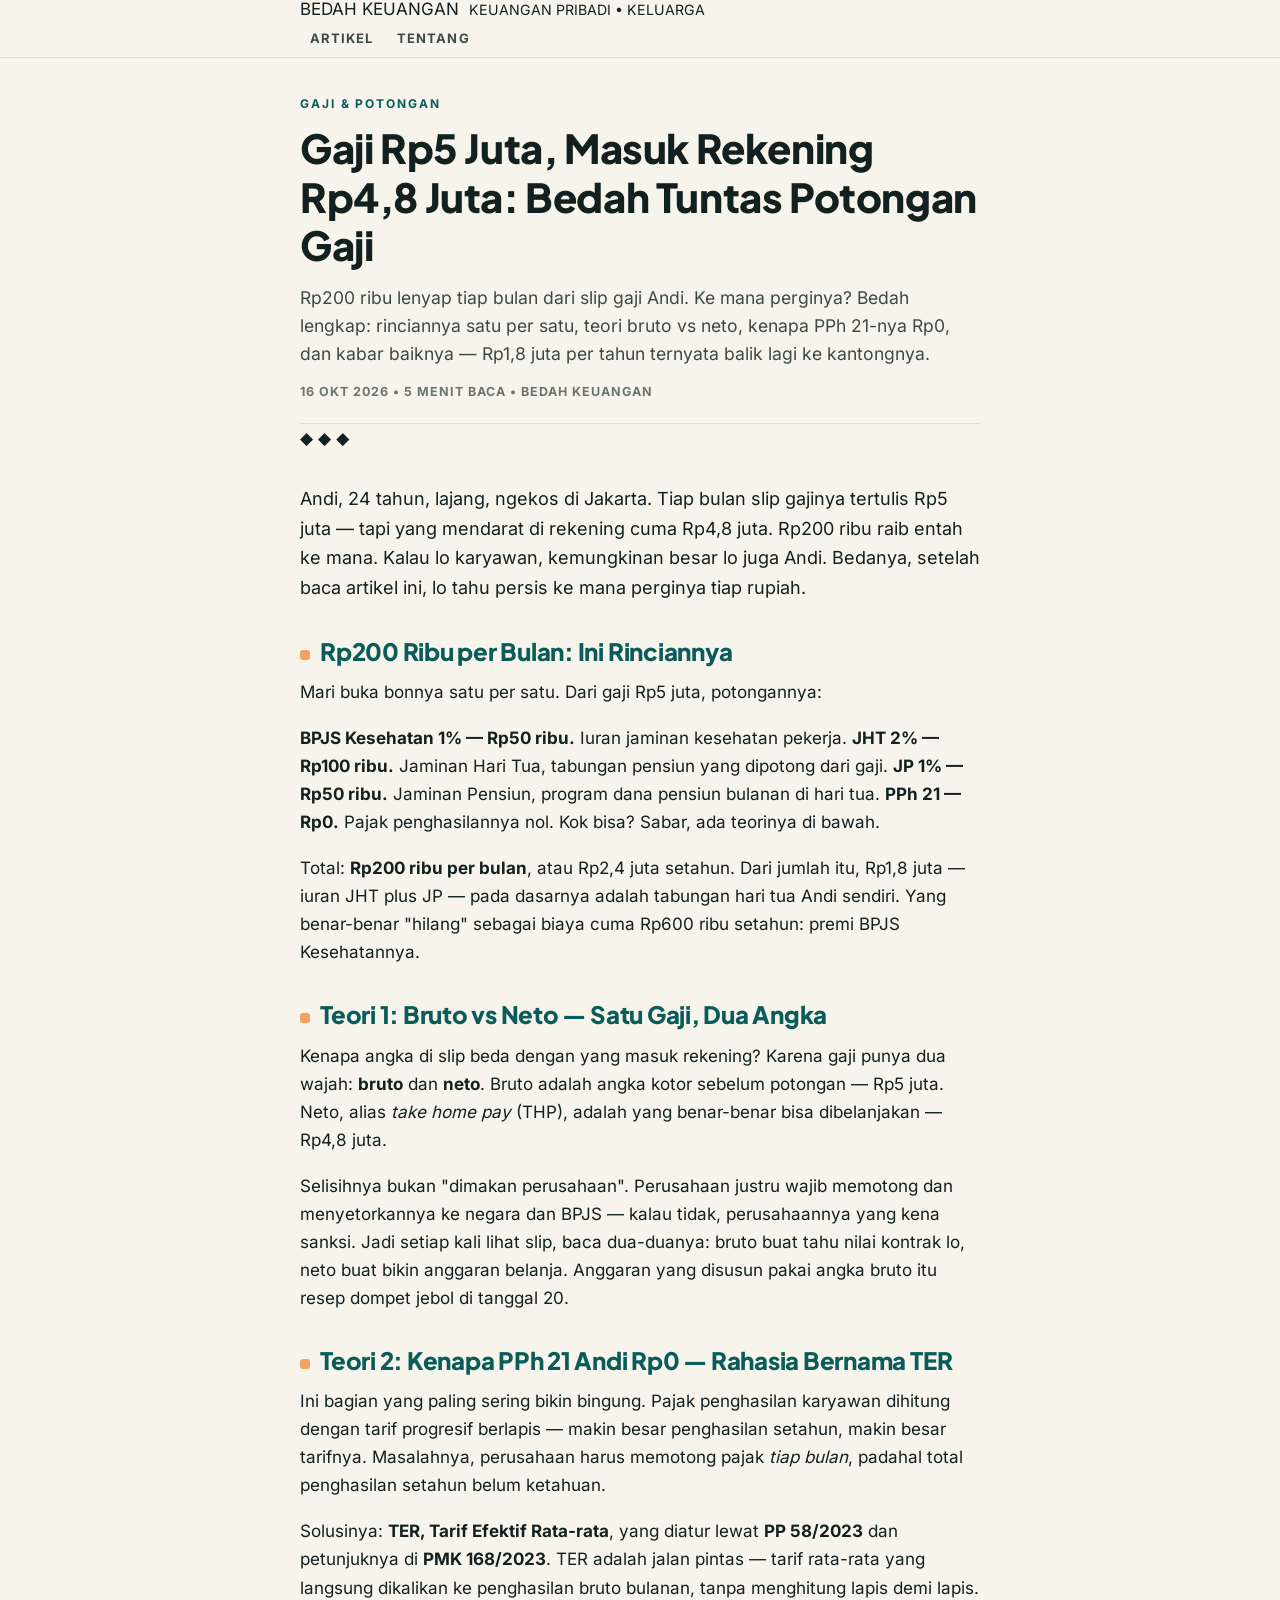
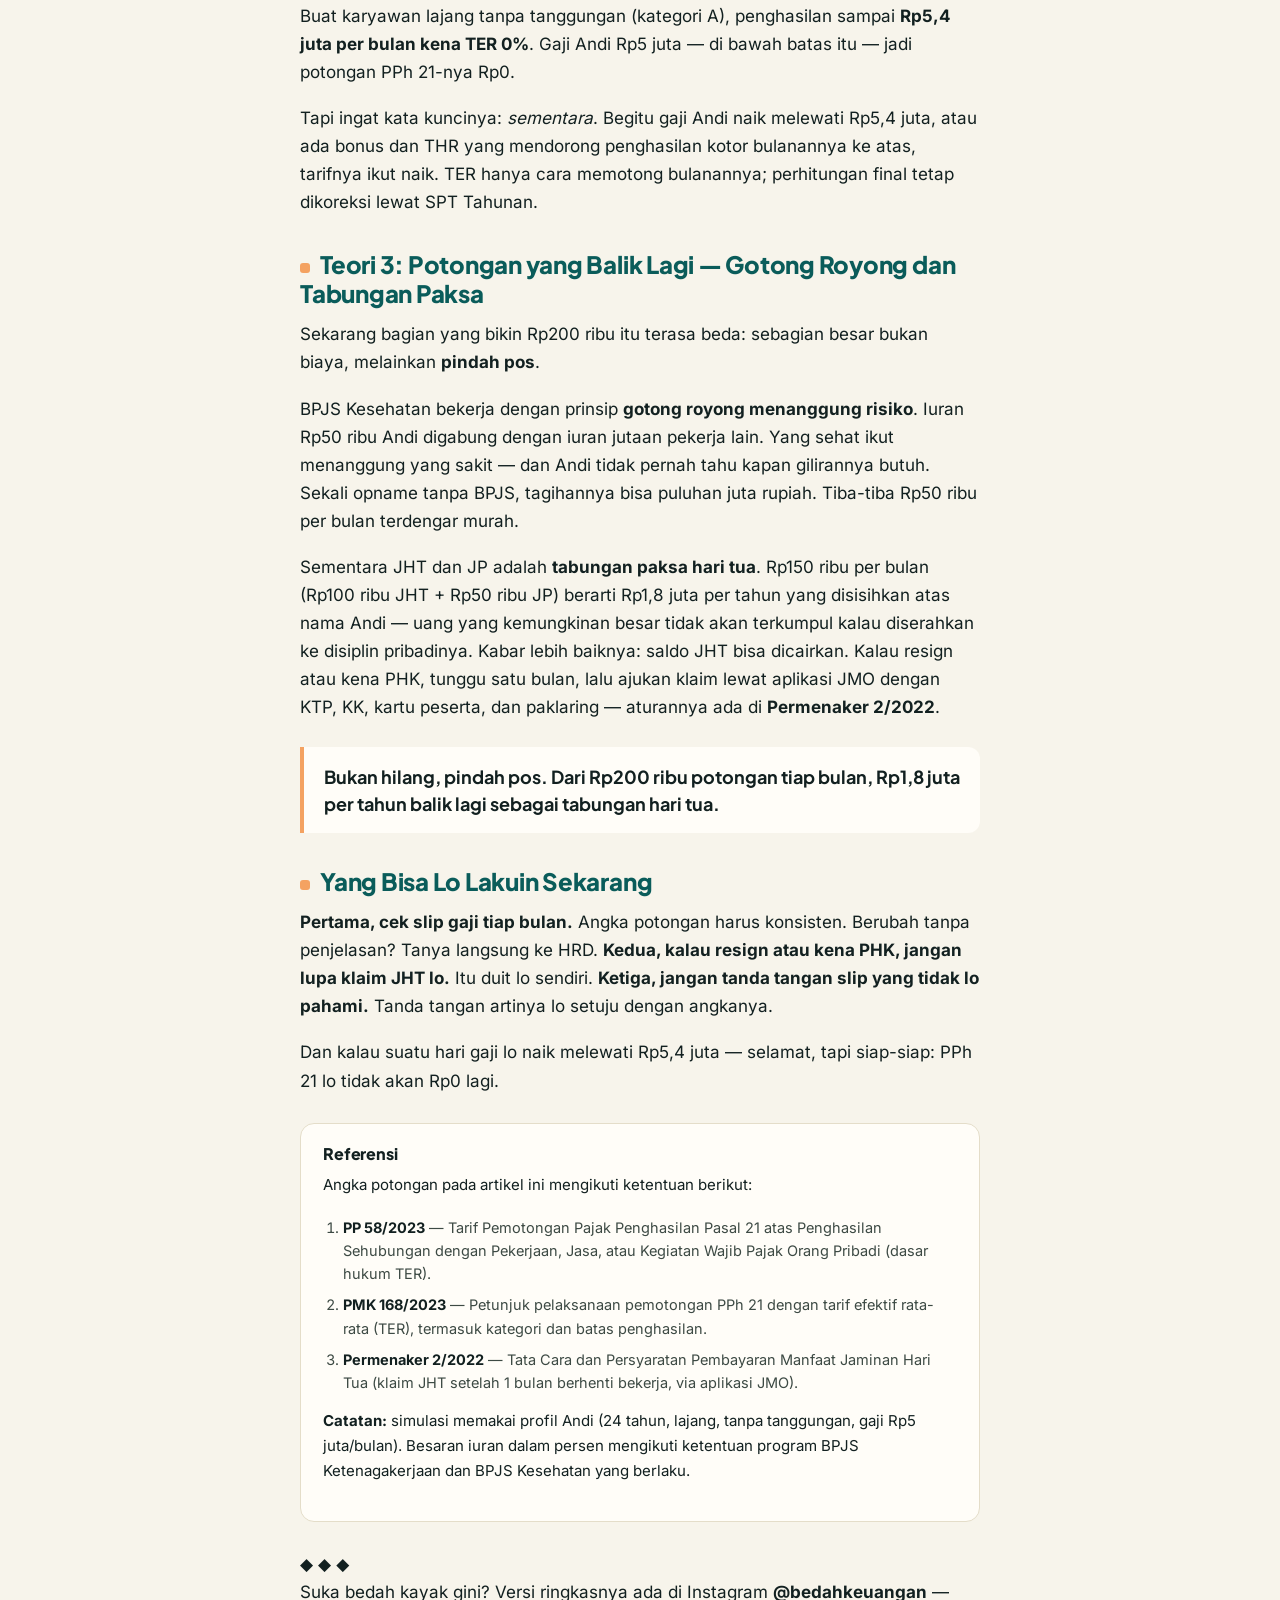
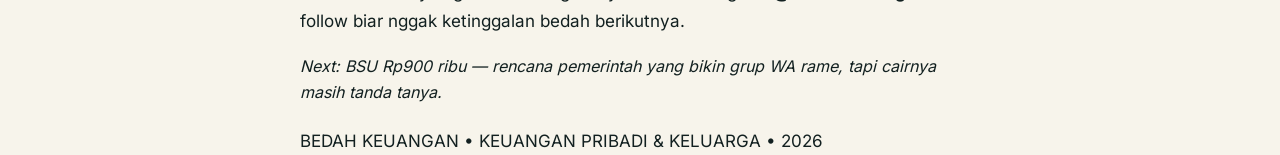
<file: thp-potongan-gaji.html>
<!DOCTYPE html>
<html lang="id">
<head>
<meta charset="UTF-8">
<meta name="viewport" content="width=device-width, initial-scale=1.0">
<title>Gaji Rp5 Juta, Masuk Rekening Rp4,8 Juta: Bedah Tuntas Potongan Gaji — Bedah Keuangan</title>
<meta name="description" content="Rp200 ribu lenyap tiap bulan dari slip gaji. Ke mana perginya? Bedah lengkap: rincian potongan, teori bruto vs neto, kenapa PPh 21 bisa Rp0 berkat TER, dan Rp1,8 juta per tahun yang ternyata balik lagi.">
<link rel="stylesheet" href="../style.css">
</head>
<body>
<header class="site-header">
  <div class="wrap">
    <a class="brand" href="../index.html">BEDAH KEUANGAN<small>KEUANGAN PRIBADI &bull; KELUARGA</small></a>
    <nav>
      <a href="../index.html">ARTIKEL</a>
      <a href="../index.html#tentang">TENTANG</a>
    </nav>
  </div>
</header>

<main class="wrap">
  <div class="article-head">
    <div class="kicker">GAJI &amp; POTONGAN</div>
    <h1>Gaji Rp5 Juta, Masuk Rekening Rp4,8 Juta: Bedah Tuntas Potongan Gaji</h1>
    <p class="dek">Rp200 ribu lenyap tiap bulan dari slip gaji Andi. Ke mana perginya? Bedah lengkap: rinciannya satu per satu, teori bruto vs neto, kenapa PPh 21-nya Rp0, dan kabar baiknya — Rp1,8 juta per tahun ternyata balik lagi ke kantongnya.</p>
    <div class="meta">16 OKT 2026 &bull; 5 MENIT BACA &bull; BEDAH KEUANGAN</div>
  </div>

  <div class="ornament">&#9670; &#9670; &#9670;</div>

  <article>
    <p class="lede">Andi, 24 tahun, lajang, ngekos di Jakarta. Tiap bulan slip gajinya tertulis Rp5 juta — tapi yang mendarat di rekening cuma Rp4,8 juta. Rp200 ribu raib entah ke mana. Kalau lo karyawan, kemungkinan besar lo juga Andi. Bedanya, setelah baca artikel ini, lo tahu persis ke mana perginya tiap rupiah.</p>

    <h2>Rp200 Ribu per Bulan: Ini Rinciannya</h2>
    <p>Mari buka bonnya satu per satu. Dari gaji Rp5 juta, potongannya:</p>
    <p><strong>BPJS Kesehatan 1% — Rp50 ribu.</strong> Iuran jaminan kesehatan pekerja. <strong>JHT 2% — Rp100 ribu.</strong> Jaminan Hari Tua, tabungan pensiun yang dipotong dari gaji. <strong>JP 1% — Rp50 ribu.</strong> Jaminan Pensiun, program dana pensiun bulanan di hari tua. <strong>PPh 21 — Rp0.</strong> Pajak penghasilannya nol. Kok bisa? Sabar, ada teorinya di bawah.</p>
    <p>Total: <strong>Rp200 ribu per bulan</strong>, atau Rp2,4 juta setahun. Dari jumlah itu, Rp1,8 juta — iuran JHT plus JP — pada dasarnya adalah tabungan hari tua Andi sendiri. Yang benar-benar "hilang" sebagai biaya cuma Rp600 ribu setahun: premi BPJS Kesehatannya.</p>

    <h2>Teori 1: Bruto vs Neto — Satu Gaji, Dua Angka</h2>
    <p>Kenapa angka di slip beda dengan yang masuk rekening? Karena gaji punya dua wajah: <strong>bruto</strong> dan <strong>neto</strong>. Bruto adalah angka kotor sebelum potongan — Rp5 juta. Neto, alias <em>take home pay</em> (THP), adalah yang benar-benar bisa dibelanjakan — Rp4,8 juta.</p>
    <p>Selisihnya bukan "dimakan perusahaan". Perusahaan justru wajib memotong dan menyetorkannya ke negara dan BPJS — kalau tidak, perusahaannya yang kena sanksi. Jadi setiap kali lihat slip, baca dua-duanya: bruto buat tahu nilai kontrak lo, neto buat bikin anggaran belanja. Anggaran yang disusun pakai angka bruto itu resep dompet jebol di tanggal 20.</p>

    <h2>Teori 2: Kenapa PPh 21 Andi Rp0 — Rahasia Bernama TER</h2>
    <p>Ini bagian yang paling sering bikin bingung. Pajak penghasilan karyawan dihitung dengan tarif progresif berlapis — makin besar penghasilan setahun, makin besar tarifnya. Masalahnya, perusahaan harus memotong pajak <em>tiap bulan</em>, padahal total penghasilan setahun belum ketahuan.</p>
    <p>Solusinya: <strong>TER, Tarif Efektif Rata-rata</strong>, yang diatur lewat <strong>PP 58/2023</strong> dan petunjuknya di <strong>PMK 168/2023</strong>. TER adalah jalan pintas — tarif rata-rata yang langsung dikalikan ke penghasilan bruto bulanan, tanpa menghitung lapis demi lapis. Buat karyawan lajang tanpa tanggungan (kategori A), penghasilan sampai <strong>Rp5,4 juta per bulan kena TER 0%</strong>. Gaji Andi Rp5 juta — di bawah batas itu — jadi potongan PPh 21-nya Rp0.</p>
    <p>Tapi ingat kata kuncinya: <em>sementara</em>. Begitu gaji Andi naik melewati Rp5,4 juta, atau ada bonus dan THR yang mendorong penghasilan kotor bulanannya ke atas, tarifnya ikut naik. TER hanya cara memotong bulanannya; perhitungan final tetap dikoreksi lewat SPT Tahunan.</p>

    <h2>Teori 3: Potongan yang Balik Lagi — Gotong Royong dan Tabungan Paksa</h2>
    <p>Sekarang bagian yang bikin Rp200 ribu itu terasa beda: sebagian besar bukan biaya, melainkan <strong>pindah pos</strong>.</p>
    <p>BPJS Kesehatan bekerja dengan prinsip <strong>gotong royong menanggung risiko</strong>. Iuran Rp50 ribu Andi digabung dengan iuran jutaan pekerja lain. Yang sehat ikut menanggung yang sakit — dan Andi tidak pernah tahu kapan gilirannya butuh. Sekali opname tanpa BPJS, tagihannya bisa puluhan juta rupiah. Tiba-tiba Rp50 ribu per bulan terdengar murah.</p>
    <p>Sementara JHT dan JP adalah <strong>tabungan paksa hari tua</strong>. Rp150 ribu per bulan (Rp100 ribu JHT + Rp50 ribu JP) berarti Rp1,8 juta per tahun yang disisihkan atas nama Andi — uang yang kemungkinan besar tidak akan terkumpul kalau diserahkan ke disiplin pribadinya. Kabar lebih baiknya: saldo JHT bisa dicairkan. Kalau resign atau kena PHK, tunggu satu bulan, lalu ajukan klaim lewat aplikasi JMO dengan KTP, KK, kartu peserta, dan paklaring — aturannya ada di <strong>Permenaker 2/2022</strong>.</p>

    <blockquote>Bukan hilang, pindah pos. Dari Rp200 ribu potongan tiap bulan, Rp1,8 juta per tahun balik lagi sebagai tabungan hari tua.</blockquote>

    <h2>Yang Bisa Lo Lakuin Sekarang</h2>
    <p><strong>Pertama, cek slip gaji tiap bulan.</strong> Angka potongan harus konsisten. Berubah tanpa penjelasan? Tanya langsung ke HRD. <strong>Kedua, kalau resign atau kena PHK, jangan lupa klaim JHT lo.</strong> Itu duit lo sendiri. <strong>Ketiga, jangan tanda tangan slip yang tidak lo pahami.</strong> Tanda tangan artinya lo setuju dengan angkanya.</p>
    <p>Dan kalau suatu hari gaji lo naik melewati Rp5,4 juta — selamat, tapi siap-siap: PPh 21 lo tidak akan Rp0 lagi.</p>

    <div class="ref-box">
      <h2>Referensi</h2>
      <p>Angka potongan pada artikel ini mengikuti ketentuan berikut:</p>
      <ol>
        <li><strong>PP 58/2023</strong> — Tarif Pemotongan Pajak Penghasilan Pasal 21 atas Penghasilan Sehubungan dengan Pekerjaan, Jasa, atau Kegiatan Wajib Pajak Orang Pribadi (dasar hukum TER).</li>
        <li><strong>PMK 168/2023</strong> — Petunjuk pelaksanaan pemotongan PPh 21 dengan tarif efektif rata-rata (TER), termasuk kategori dan batas penghasilan.</li>
        <li><strong>Permenaker 2/2022</strong> — Tata Cara dan Persyaratan Pembayaran Manfaat Jaminan Hari Tua (klaim JHT setelah 1 bulan berhenti bekerja, via aplikasi JMO).</li>
      </ol>
      <p style="margin-top:1em;font-size:15px;"><strong>Catatan:</strong> simulasi memakai profil Andi (24 tahun, lajang, tanpa tanggungan, gaji Rp5 juta/bulan). Besaran iuran dalam persen mengikuti ketentuan program BPJS Ketenagakerjaan dan BPJS Kesehatan yang berlaku.</p>
    </div>

    <div class="cta">
      <div class="ornament">&#9670; &#9670; &#9670;</div>
      <p>Suka bedah kayak gini? Versi ringkasnya ada di Instagram <strong>@bedahkeuangan</strong> — follow biar nggak ketinggalan bedah berikutnya.</p>
      <p style="margin-top:1em;font-size:16px;"><em>Next: BSU Rp900 ribu — rencana pemerintah yang bikin grup WA rame, tapi cairnya masih tanda tanya.</em></p>
    </div>
  </article>
</main>

<footer>
  <div class="wrap">
    BEDAH KEUANGAN &bull; KEUANGAN PRIBADI &amp; KELUARGA &bull; 2026
  </div>
</footer>
</body>
</html>
</file>
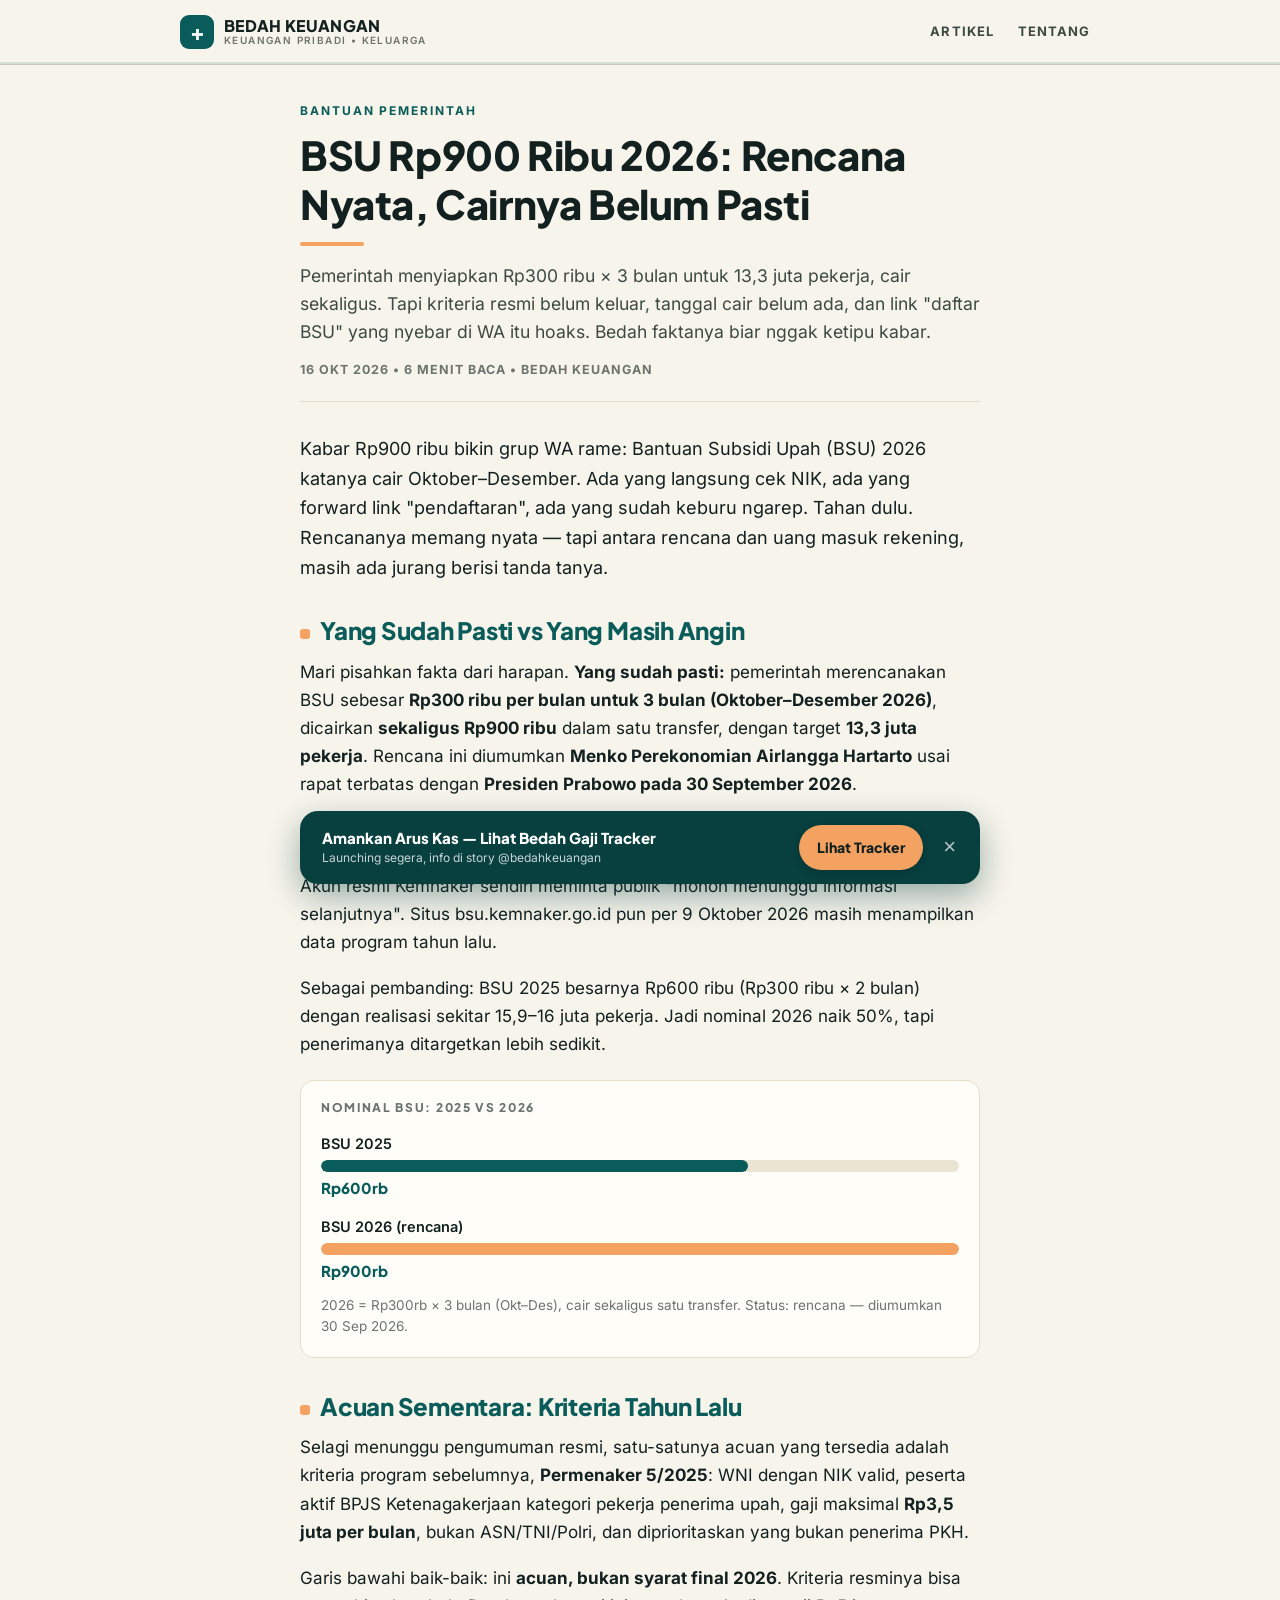
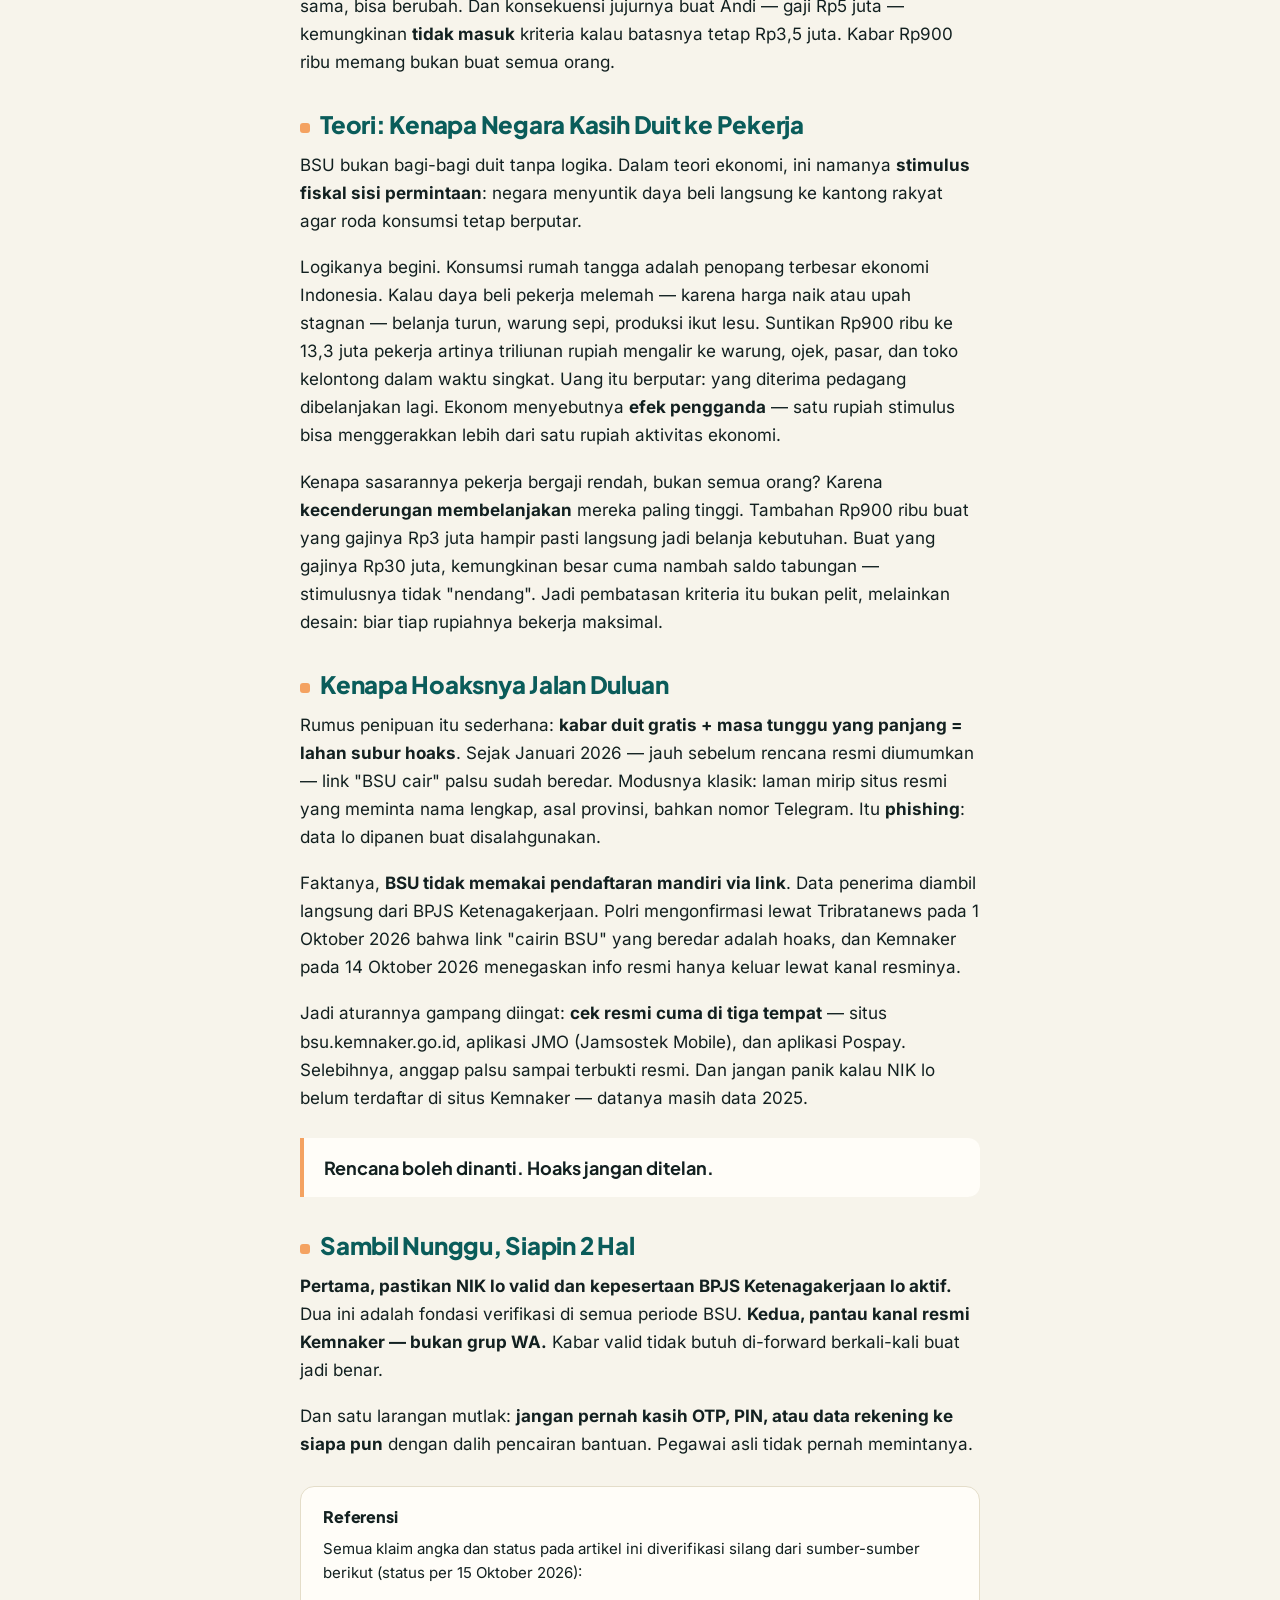
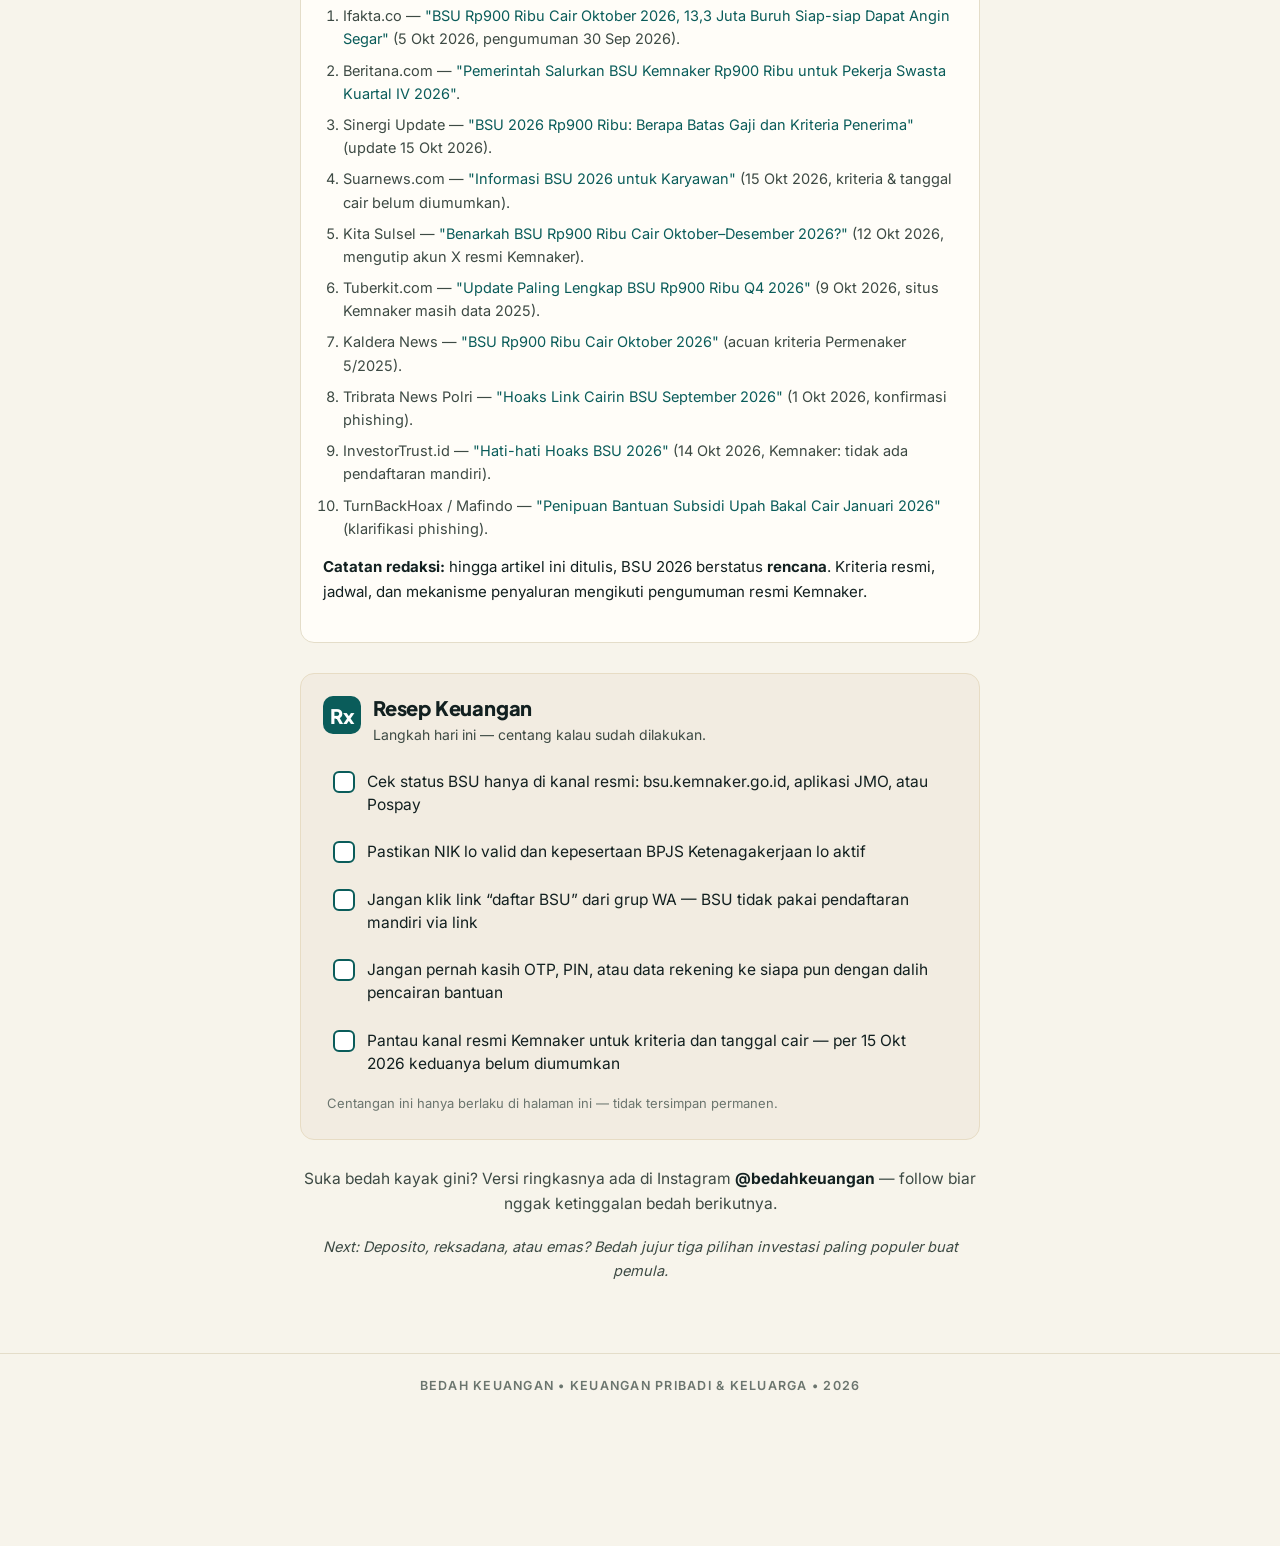
<file: artikel/bsu-900rb-2026.html>
<!DOCTYPE html>
<html lang="id">
<head>
<meta charset="UTF-8">
<meta name="viewport" content="width=device-width, initial-scale=1.0">
<title>BSU Rp900 Ribu 2026: Rencana Nyata, Cairnya Belum Pasti — Bedah Keuangan</title>
<meta name="description" content="Pemerintah menyiapkan BSU Rp300 ribu x 3 bulan untuk 13,3 juta pekerja. Tapi kriteria resmi belum keluar, tanggal cair belum ada, dan link 'daftar BSU' yang beredar itu hoaks. Bedah faktanya.">
<link rel="stylesheet" href="../style.css">
</head>
<body>
<header class="site-header">
  <div class="wrap-wide">
    <a class="brand" href="../index.html">
      <span class="brand-mark">+</span>
      <span class="brand-name">BEDAH KEUANGAN<small>KEUANGAN PRIBADI &bull; KELUARGA</small></span>
    </a>
    <nav>
      <a href="../index.html">ARTIKEL</a>
      <a href="../index.html#tentang">TENTANG</a>
    </nav>
  </div>
  <div class="progress" aria-hidden="true"><div class="progress-fill" id="progressFill"></div></div>
</header>

<main class="wrap">
  <div class="article-head">
    <span class="kicker">BANTUAN PEMERINTAH</span>
    <h1>BSU Rp900 Ribu 2026: Rencana Nyata, Cairnya Belum Pasti</h1>
    <div class="rule"></div>
    <p class="dek">Pemerintah menyiapkan Rp300 ribu &times; 3 bulan untuk 13,3 juta pekerja, cair sekaligus. Tapi kriteria resmi belum keluar, tanggal cair belum ada, dan link "daftar BSU" yang nyebar di WA itu hoaks. Bedah faktanya biar nggak ketipu kabar.</p>
    <div class="meta">16 OKT 2026 &bull; 6 MENIT BACA &bull; BEDAH KEUANGAN</div>
  </div>

  <article>
    <p class="lede">Kabar Rp900 ribu bikin grup WA rame: Bantuan Subsidi Upah (BSU) 2026 katanya cair Oktober–Desember. Ada yang langsung cek NIK, ada yang forward link "pendaftaran", ada yang sudah keburu ngarep. Tahan dulu. Rencananya memang nyata — tapi antara rencana dan uang masuk rekening, masih ada jurang berisi tanda tanya.</p>

    <h2>Yang Sudah Pasti vs Yang Masih Angin</h2>
    <p>Mari pisahkan fakta dari harapan. <strong>Yang sudah pasti:</strong> pemerintah merencanakan BSU sebesar <strong>Rp300 ribu per bulan untuk 3 bulan (Oktober–Desember 2026)</strong>, dicairkan <strong>sekaligus Rp900 ribu</strong> dalam satu transfer, dengan target <strong>13,3 juta pekerja</strong>. Rencana ini diumumkan <strong>Menko Perekonomian Airlangga Hartarto</strong> usai rapat terbatas dengan <strong>Presiden Prabowo pada 30 September 2026</strong>.</p>
    <p><strong>Yang masih angin</strong> (per 15 Oktober 2026): kriteria resmi penerima, tanggal pencairan, dan mekanisme penyaluran — ketiganya <strong>belum diumumkan Kemnaker</strong>. Akun resmi Kemnaker sendiri meminta publik "mohon menunggu informasi selanjutnya". Situs bsu.kemnaker.go.id pun per 9 Oktober 2026 masih menampilkan data program tahun lalu.</p>
    <p>Sebagai pembanding: BSU 2025 besarnya Rp600 ribu (Rp300 ribu &times; 2 bulan) dengan realisasi sekitar 15,9–16 juta pekerja. Jadi nominal 2026 naik 50%, tapi penerimanya ditargetkan lebih sedikit.</p>

    <div class="chart">
      <h3>NOMINAL BSU: 2025 VS 2026</h3>
      <div class="brow">
        <div class="blabel">BSU 2025</div>
        <div class="btrack"><div class="bfill" style="width:67%"></div></div>
        <div class="bval">Rp600rb</div>
      </div>
      <div class="brow">
        <div class="blabel">BSU 2026 (rencana)</div>
        <div class="btrack"><div class="bfill amber" style="width:100%"></div></div>
        <div class="bval">Rp900rb</div>
      </div>
      <p class="chart-note">2026 = Rp300rb &times; 3 bulan (Okt&ndash;Des), cair sekaligus satu transfer. Status: rencana &mdash; diumumkan 30 Sep 2026.</p>
    </div>

    <h2>Acuan Sementara: Kriteria Tahun Lalu</h2>
    <p>Selagi menunggu pengumuman resmi, satu-satunya acuan yang tersedia adalah kriteria program sebelumnya, <strong>Permenaker 5/2025</strong>: WNI dengan NIK valid, peserta aktif BPJS Ketenagakerjaan kategori pekerja penerima upah, gaji maksimal <strong>Rp3,5 juta per bulan</strong>, bukan ASN/TNI/Polri, dan diprioritaskan yang bukan penerima PKH.</p>
    <p>Garis bawahi baik-baik: ini <strong>acuan, bukan syarat final 2026</strong>. Kriteria resminya bisa sama, bisa berubah. Dan konsekuensi jujurnya buat Andi — gaji Rp5 juta — kemungkinan <strong>tidak masuk</strong> kriteria kalau batasnya tetap Rp3,5 juta. Kabar Rp900 ribu memang bukan buat semua orang.</p>

    <h2>Teori: Kenapa Negara Kasih Duit ke Pekerja</h2>
    <p>BSU bukan bagi-bagi duit tanpa logika. Dalam teori ekonomi, ini namanya <strong>stimulus fiskal sisi permintaan</strong>: negara menyuntik daya beli langsung ke kantong rakyat agar roda konsumsi tetap berputar.</p>
    <p>Logikanya begini. Konsumsi rumah tangga adalah penopang terbesar ekonomi Indonesia. Kalau daya beli pekerja melemah — karena harga naik atau upah stagnan — belanja turun, warung sepi, produksi ikut lesu. Suntikan Rp900 ribu ke 13,3 juta pekerja artinya triliunan rupiah mengalir ke warung, ojek, pasar, dan toko kelontong dalam waktu singkat. Uang itu berputar: yang diterima pedagang dibelanjakan lagi. Ekonom menyebutnya <strong>efek pengganda</strong> — satu rupiah stimulus bisa menggerakkan lebih dari satu rupiah aktivitas ekonomi.</p>
    <p>Kenapa sasarannya pekerja bergaji rendah, bukan semua orang? Karena <strong>kecenderungan membelanjakan</strong> mereka paling tinggi. Tambahan Rp900 ribu buat yang gajinya Rp3 juta hampir pasti langsung jadi belanja kebutuhan. Buat yang gajinya Rp30 juta, kemungkinan besar cuma nambah saldo tabungan — stimulusnya tidak "nendang". Jadi pembatasan kriteria itu bukan pelit, melainkan desain: biar tiap rupiahnya bekerja maksimal.</p>

    <h2>Kenapa Hoaksnya Jalan Duluan</h2>
    <p>Rumus penipuan itu sederhana: <strong>kabar duit gratis + masa tunggu yang panjang = lahan subur hoaks</strong>. Sejak Januari 2026 — jauh sebelum rencana resmi diumumkan — link "BSU cair" palsu sudah beredar. Modusnya klasik: laman mirip situs resmi yang meminta nama lengkap, asal provinsi, bahkan nomor Telegram. Itu <strong>phishing</strong>: data lo dipanen buat disalahgunakan.</p>
    <p>Faktanya, <strong>BSU tidak memakai pendaftaran mandiri via link</strong>. Data penerima diambil langsung dari BPJS Ketenagakerjaan. Polri mengonfirmasi lewat Tribratanews pada 1 Oktober 2026 bahwa link "cairin BSU" yang beredar adalah hoaks, dan Kemnaker pada 14 Oktober 2026 menegaskan info resmi hanya keluar lewat kanal resminya.</p>
    <p>Jadi aturannya gampang diingat: <strong>cek resmi cuma di tiga tempat</strong> — situs bsu.kemnaker.go.id, aplikasi JMO (Jamsostek Mobile), dan aplikasi Pospay. Selebihnya, anggap palsu sampai terbukti resmi. Dan jangan panik kalau NIK lo belum terdaftar di situs Kemnaker — datanya masih data 2025.</p>

    <blockquote>Rencana boleh dinanti. Hoaks jangan ditelan.</blockquote>

    <h2>Sambil Nunggu, Siapin 2 Hal</h2>
    <p><strong>Pertama, pastikan NIK lo valid dan kepesertaan BPJS Ketenagakerjaan lo aktif.</strong> Dua ini adalah fondasi verifikasi di semua periode BSU. <strong>Kedua, pantau kanal resmi Kemnaker — bukan grup WA.</strong> Kabar valid tidak butuh di-forward berkali-kali buat jadi benar.</p>
    <p>Dan satu larangan mutlak: <strong>jangan pernah kasih OTP, PIN, atau data rekening ke siapa pun</strong> dengan dalih pencairan bantuan. Pegawai asli tidak pernah memintanya.</p>

    <div class="ref-box">
      <h2>Referensi</h2>
      <p>Semua klaim angka dan status pada artikel ini diverifikasi silang dari sumber-sumber berikut (status per 15 Oktober 2026):</p>
      <ol>
        <li>Ifakta.co — <a href="https://ifakta.co/2026/10/05/bsu-rp900-ribu-cair-oktober-2026-133-juta-buruh-siap-siap-dapat-angin-segar/">"BSU Rp900 Ribu Cair Oktober 2026, 13,3 Juta Buruh Siap-siap Dapat Angin Segar"</a> (5 Okt 2026, pengumuman 30 Sep 2026).</li>
        <li>Beritana.com — <a href="https://beritana.com/news/pemerintah-salurkan-bsu-kemnaker-rp900-ribu-untuk-pekerja-swasta-kuartal-iv-2026">"Pemerintah Salurkan BSU Kemnaker Rp900 Ribu untuk Pekerja Swasta Kuartal IV 2026"</a>.</li>
        <li>Sinergi Update — <a href="https://sinergiupdate.com/bsu-2026-rp900-ribu-berapa-batas-gaji-dan-kriteria-penerima-bantuan">"BSU 2026 Rp900 Ribu: Berapa Batas Gaji dan Kriteria Penerima"</a> (update 15 Okt 2026).</li>
        <li>Suarnews.com — <a href="https://www.suarnews.com/bansos/39535/informasi-bsu-2026-untuk-karyawan-persyaratan-verifikasi-data-dan-kepastian-penyaluran">"Informasi BSU 2026 untuk Karyawan"</a> (15 Okt 2026, kriteria &amp; tanggal cair belum diumumkan).</li>
        <li>Kita Sulsel — <a href="https://kitasulsel.com/2026/10/13/benarkah-bsu-rp900-ribu-cair-oktober-desember-2026-simak-faktanya/">"Benarkah BSU Rp900 Ribu Cair Oktober–Desember 2026?"</a> (12 Okt 2026, mengutip akun X resmi Kemnaker).</li>
        <li>Tuberkit.com — <a href="https://tuberkit.com/2026/10/09/ini-update-paling-lengkap-bsu-rp900-ribu-q4-2026-per-hari-ini-9-oktober-2026/">"Update Paling Lengkap BSU Rp900 Ribu Q4 2026"</a> (9 Okt 2026, situs Kemnaker masih data 2025).</li>
        <li>Kaldera News — <a href="https://www.kalderanews.com/2026/10/bsu-rp900-ribu-cair-oktober-2026-cek-nik-ktp-kamu-lewat-4-cara-ini/">"BSU Rp900 Ribu Cair Oktober 2026"</a> (acuan kriteria Permenaker 5/2025).</li>
        <li>Tribrata News Polri — <a href="https://tribratanews.polri.go.id/blog/none-22/hoaks-link-cairin-bsu-september-2026-sebesar-rp600-000-106579">"Hoaks Link Cairin BSU September 2026"</a> (1 Okt 2026, konfirmasi phishing).</li>
        <li>InvestorTrust.id — <a href="https://investortrust.id/national/90618/hati-hati-hoaks-bsu-2026-kemnaker-imbau-masyarakat-cek-kanal-resmi">"Hati-hati Hoaks BSU 2026"</a> (14 Okt 2026, Kemnaker: tidak ada pendaftaran mandiri).</li>
        <li>TurnBackHoax / Mafindo — <a href="https://beta.turnbackhoax.id/articles/31995-penipuan-bantuan-subsidi-upah-bakal-cair-januari-2026">"Penipuan Bantuan Subsidi Upah Bakal Cair Januari 2026"</a> (klarifikasi phishing).</li>
      </ol>
      <p style="margin-top:1em;font-size:15px;"><strong>Catatan redaksi:</strong> hingga artikel ini ditulis, BSU 2026 berstatus <strong>rencana</strong>. Kriteria resmi, jadwal, dan mekanisme penyaluran mengikuti pengumuman resmi Kemnaker.</p>
    </div>

    <section class="resep" aria-label="Resep Keuangan">
      <div class="resep-head">
        <span class="resep-mark">Rx</span>
        <div>
          <h2>Resep Keuangan</h2>
          <p class="resep-sub">Langkah hari ini — centang kalau sudah dilakukan.</p>
        </div>
      </div>
      <ul class="resep-list">
        <li><label><input type="checkbox"><span>Cek status BSU hanya di kanal resmi: bsu.kemnaker.go.id, aplikasi JMO, atau Pospay</span></label></li>
        <li><label><input type="checkbox"><span>Pastikan NIK lo valid dan kepesertaan BPJS Ketenagakerjaan lo aktif</span></label></li>
        <li><label><input type="checkbox"><span>Jangan klik link “daftar BSU” dari grup WA — BSU tidak pakai pendaftaran mandiri via link</span></label></li>
        <li><label><input type="checkbox"><span>Jangan pernah kasih OTP, PIN, atau data rekening ke siapa pun dengan dalih pencairan bantuan</span></label></li>
        <li><label><input type="checkbox"><span>Pantau kanal resmi Kemnaker untuk kriteria dan tanggal cair — per 15 Okt 2026 keduanya belum diumumkan</span></label></li>
      </ul>
      <p class="resep-note">Centangan ini hanya berlaku di halaman ini — tidak tersimpan permanen.</p>
    </section>

    <div class="article-cta">
      <p>Suka bedah kayak gini? Versi ringkasnya ada di Instagram <strong>@bedahkeuangan</strong> — follow biar nggak ketinggalan bedah berikutnya.</p>
      <p class="next"><em>Next: Deposito, reksadana, atau emas? Bedah jujur tiga pilihan investasi paling populer buat pemula.</em></p>
    </div>
  </article>
</main>

<footer class="site-footer">
  <div class="wrap">
    BEDAH KEUANGAN &bull; KEUANGAN PRIBADI &amp; KELUARGA &bull; 2026
  </div>
</footer>

<div class="sticky-cta" id="stickyCta" role="complementary" aria-label="Bedah Gaji Tracker">
  <div class="sticky-cta-inner">
    <div class="sticky-cta-text">
      <strong>Amankan Arus Kas &mdash; Lihat Bedah Gaji Tracker</strong>
      <small>Launching segera, info di story @bedahkeuangan</small>
    </div>
    <a class="sticky-cta-btn" href="https://www.instagram.com/bedahkeuangan">Lihat Tracker</a>
    <button class="sticky-cta-close" id="ctaClose" aria-label="Tutup">&times;</button>
  </div>
</div>

<script>
(function () {
  var fill = document.getElementById('progressFill');
  var cta = document.getElementById('stickyCta');
  var dismissed = false;
  function onScroll() {
    var doc = document.documentElement;
    var max = doc.scrollHeight - doc.clientHeight;
    var frac = max > 0 ? doc.scrollTop / max : 0;
    fill.style.width = (frac * 100).toFixed(1) + '%';
    fill.classList.toggle('has-progress', frac > 0.005);
    if (!dismissed && frac >= 0.30) cta.classList.add('is-visible');
  }
  document.getElementById('ctaClose').addEventListener('click', function () {
    dismissed = true;
    cta.classList.remove('is-visible');
  });
  window.addEventListener('scroll', onScroll, { passive: true });
  onScroll();
})();
</script>
</body>
</html>
</file>
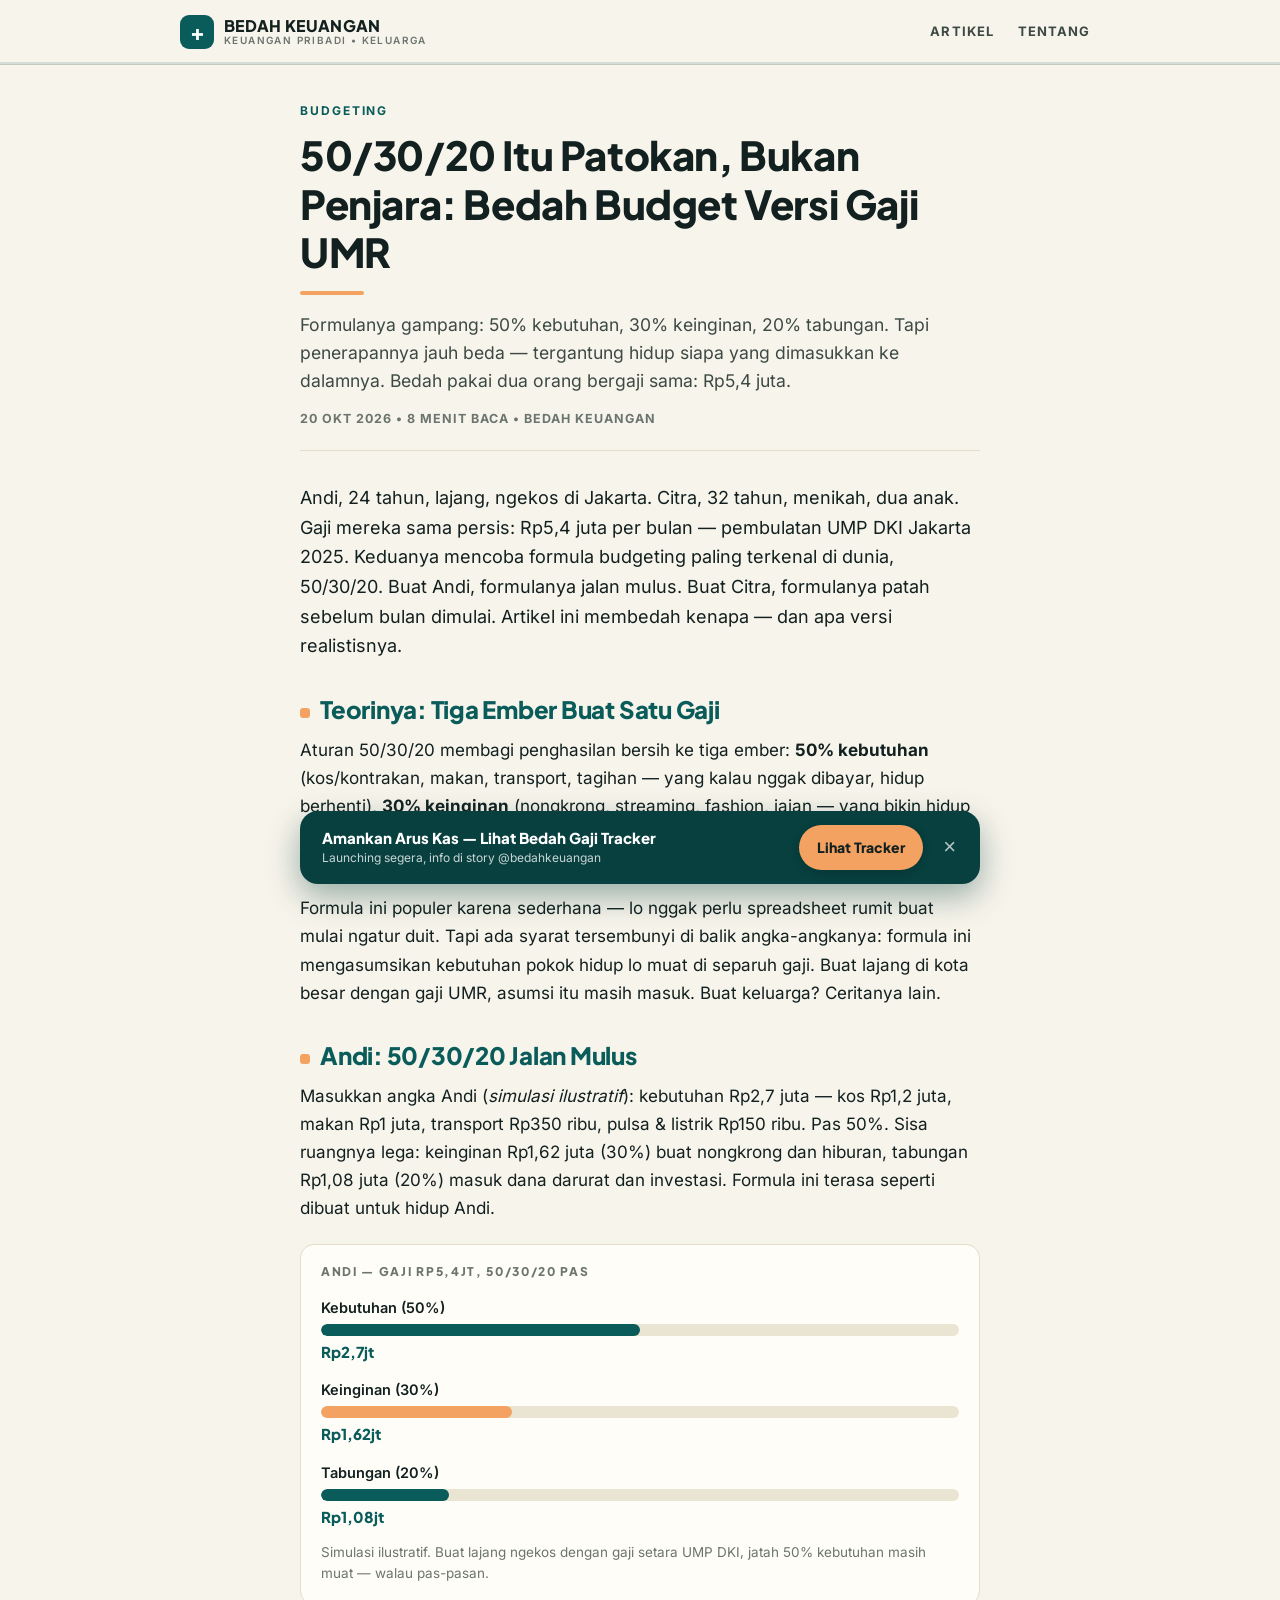
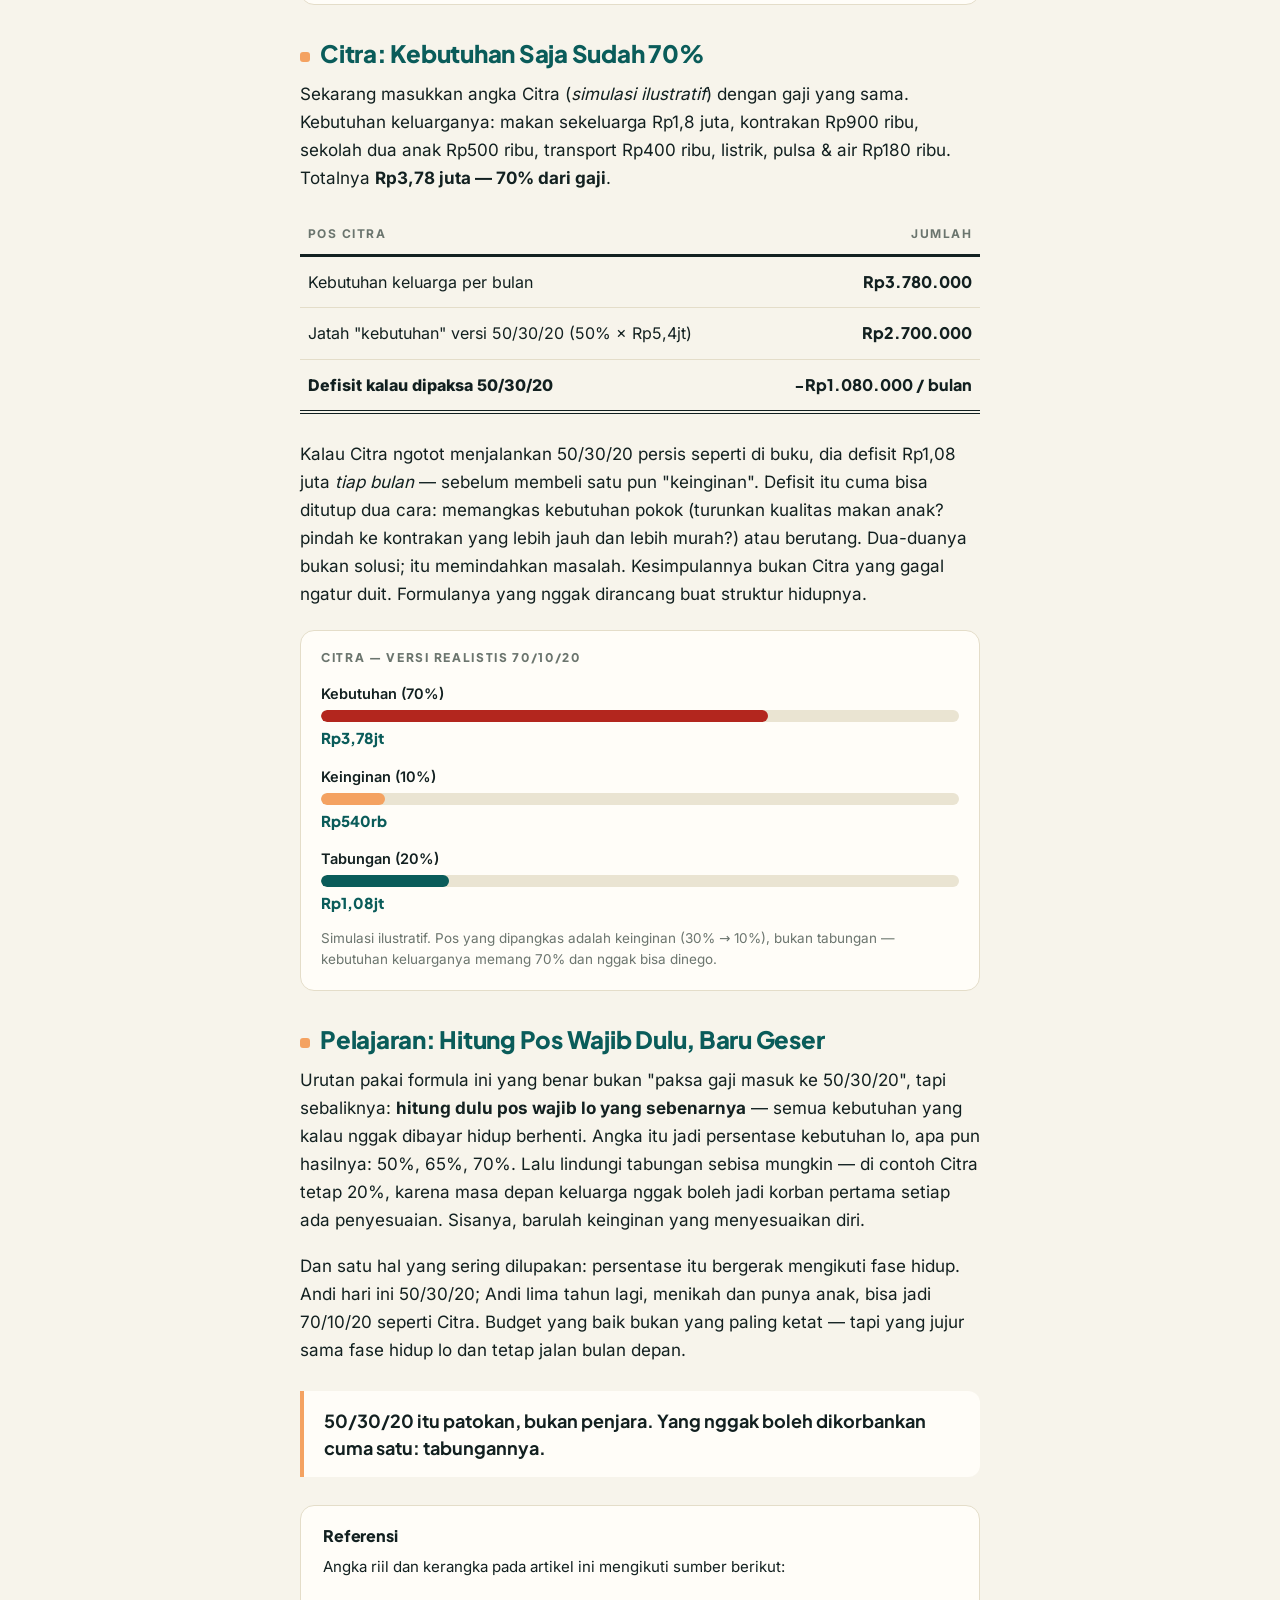
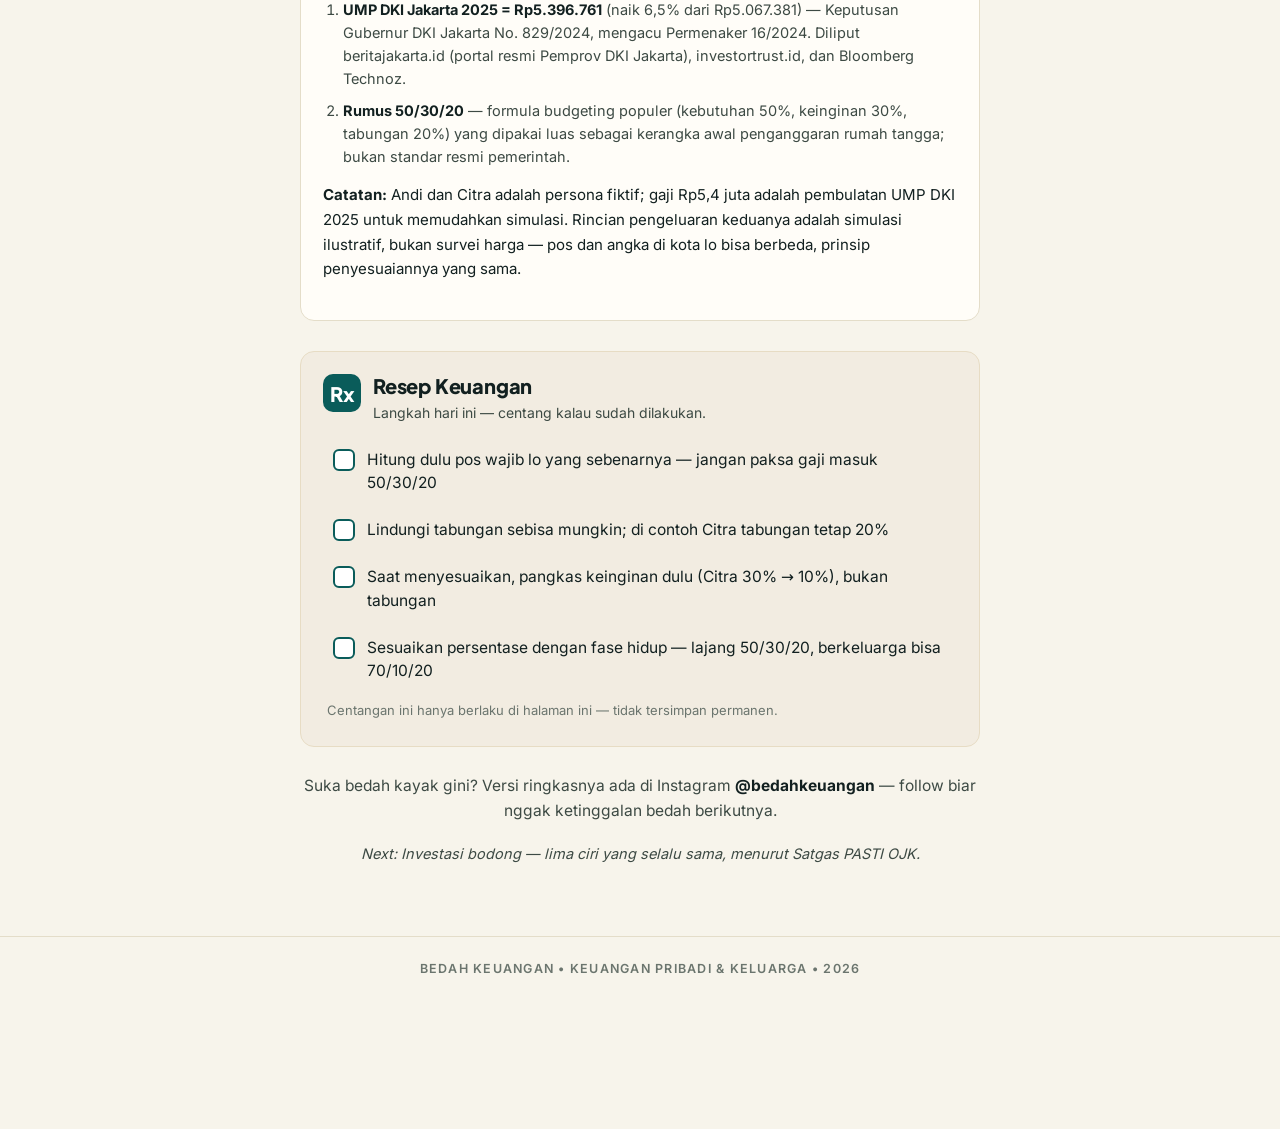
<file: artikel/budget-50-30-20.html>
<!DOCTYPE html>
<html lang="id">
<head>
<meta charset="UTF-8">
<meta name="viewport" content="width=device-width, initial-scale=1.0">
<title>50/30/20 Itu Patokan, Bukan Penjara: Bedah Budget Versi Gaji UMR — Bedah Keuangan</title>
<meta name="description" content="Formula 50/30/20 jalan mulus buat Andi yang lajang bergaji Rp5,4 juta, tapi patah buat Citra yang berkeluarga — kebutuhannya saja 70%. Bedah cara menyesuaikan formula budgeting paling terkenal ini ke realita gaji UMR.">
<link rel="stylesheet" href="../style.css">
</head>
<body>
<header class="site-header">
  <div class="wrap-wide">
    <a class="brand" href="../index.html">
      <span class="brand-mark">+</span>
      <span class="brand-name">BEDAH KEUANGAN<small>KEUANGAN PRIBADI &bull; KELUARGA</small></span>
    </a>
    <nav>
      <a href="../index.html">ARTIKEL</a>
      <a href="../index.html#tentang">TENTANG</a>
    </nav>
  </div>
  <div class="progress" aria-hidden="true"><div class="progress-fill" id="progressFill"></div></div>
</header>

<main class="wrap">
  <div class="article-head">
    <span class="kicker">BUDGETING</span>
    <h1>50/30/20 Itu Patokan, Bukan Penjara: Bedah Budget Versi Gaji UMR</h1>
    <div class="rule"></div>
    <p class="dek">Formulanya gampang: 50% kebutuhan, 30% keinginan, 20% tabungan. Tapi penerapannya jauh beda — tergantung hidup siapa yang dimasukkan ke dalamnya. Bedah pakai dua orang bergaji sama: Rp5,4 juta.</p>
    <div class="meta">20 OKT 2026 &bull; 8 MENIT BACA &bull; BEDAH KEUANGAN</div>
  </div>

  <article>
    <p class="lede">Andi, 24 tahun, lajang, ngekos di Jakarta. Citra, 32 tahun, menikah, dua anak. Gaji mereka sama persis: Rp5,4 juta per bulan — pembulatan UMP DKI Jakarta 2025. Keduanya mencoba formula budgeting paling terkenal di dunia, 50/30/20. Buat Andi, formulanya jalan mulus. Buat Citra, formulanya patah sebelum bulan dimulai. Artikel ini membedah kenapa — dan apa versi realistisnya.</p>

    <h2>Teorinya: Tiga Ember Buat Satu Gaji</h2>
    <p>Aturan 50/30/20 membagi penghasilan bersih ke tiga ember: <strong>50% kebutuhan</strong> (kos/kontrakan, makan, transport, tagihan — yang kalau nggak dibayar, hidup berhenti), <strong>30% keinginan</strong> (nongkrong, streaming, fashion, jajan — yang bikin hidup enak tapi bisa ditunda), dan <strong>20% tabungan &amp; masa depan</strong> (dana darurat, investasi, cicilan ekstra).</p>
    <p>Formula ini populer karena sederhana — lo nggak perlu spreadsheet rumit buat mulai ngatur duit. Tapi ada syarat tersembunyi di balik angka-angkanya: formula ini mengasumsikan kebutuhan pokok hidup lo muat di separuh gaji. Buat lajang di kota besar dengan gaji UMR, asumsi itu masih masuk. Buat keluarga? Ceritanya lain.</p>

    <h2>Andi: 50/30/20 Jalan Mulus</h2>
    <p>Masukkan angka Andi (<em>simulasi ilustratif</em>): kebutuhan Rp2,7 juta — kos Rp1,2 juta, makan Rp1 juta, transport Rp350 ribu, pulsa &amp; listrik Rp150 ribu. Pas 50%. Sisa ruangnya lega: keinginan Rp1,62 juta (30%) buat nongkrong dan hiburan, tabungan Rp1,08 juta (20%) masuk dana darurat dan investasi. Formula ini terasa seperti dibuat untuk hidup Andi.</p>

    <div class="chart">
      <h3>ANDI &mdash; GAJI RP5,4JT, 50/30/20 PAS</h3>
      <div class="brow">
        <div class="blabel">Kebutuhan (50%)</div>
        <div class="btrack"><div class="bfill" style="width:50%"></div></div>
        <div class="bval">Rp2,7jt</div>
      </div>
      <div class="brow">
        <div class="blabel">Keinginan (30%)</div>
        <div class="btrack"><div class="bfill amber" style="width:30%"></div></div>
        <div class="bval">Rp1,62jt</div>
      </div>
      <div class="brow">
        <div class="blabel">Tabungan (20%)</div>
        <div class="btrack"><div class="bfill" style="width:20%"></div></div>
        <div class="bval">Rp1,08jt</div>
      </div>
      <p class="chart-note">Simulasi ilustratif. Buat lajang ngekos dengan gaji setara UMP DKI, jatah 50% kebutuhan masih muat — walau pas-pasan.</p>
    </div>

    <h2>Citra: Kebutuhan Saja Sudah 70%</h2>
    <p>Sekarang masukkan angka Citra (<em>simulasi ilustratif</em>) dengan gaji yang sama. Kebutuhan keluarganya: makan sekeluarga Rp1,8 juta, kontrakan Rp900 ribu, sekolah dua anak Rp500 ribu, transport Rp400 ribu, listrik, pulsa &amp; air Rp180 ribu. Totalnya <strong>Rp3,78 juta — 70% dari gaji</strong>.</p>

    <table class="ledger">
      <tr><th>POS CITRA</th><th style="text-align:right">JUMLAH</th></tr>
      <tr><td>Kebutuhan keluarga per bulan</td><td class="num">Rp3.780.000</td></tr>
      <tr><td>Jatah "kebutuhan" versi 50/30/20 (50% &times; Rp5,4jt)</td><td class="num">Rp2.700.000</td></tr>
      <tr class="total"><td>Defisit kalau dipaksa 50/30/20</td><td class="num num-neg">&minus;Rp1.080.000 / bulan</td></tr>
    </table>

    <p>Kalau Citra ngotot menjalankan 50/30/20 persis seperti di buku, dia defisit Rp1,08 juta <em>tiap bulan</em> — sebelum membeli satu pun "keinginan". Defisit itu cuma bisa ditutup dua cara: memangkas kebutuhan pokok (turunkan kualitas makan anak? pindah ke kontrakan yang lebih jauh dan lebih murah?) atau berutang. Dua-duanya bukan solusi; itu memindahkan masalah. Kesimpulannya bukan Citra yang gagal ngatur duit. Formulanya yang nggak dirancang buat struktur hidupnya.</p>

    <div class="chart">
      <h3>CITRA &mdash; VERSI REALISTIS 70/10/20</h3>
      <div class="brow">
        <div class="blabel">Kebutuhan (70%)</div>
        <div class="btrack"><div class="bfill red" style="width:70%"></div></div>
        <div class="bval">Rp3,78jt</div>
      </div>
      <div class="brow">
        <div class="blabel">Keinginan (10%)</div>
        <div class="btrack"><div class="bfill amber" style="width:10%"></div></div>
        <div class="bval">Rp540rb</div>
      </div>
      <div class="brow">
        <div class="blabel">Tabungan (20%)</div>
        <div class="btrack"><div class="bfill" style="width:20%"></div></div>
        <div class="bval">Rp1,08jt</div>
      </div>
      <p class="chart-note">Simulasi ilustratif. Pos yang dipangkas adalah keinginan (30% &rarr; 10%), bukan tabungan — kebutuhan keluarganya memang 70% dan nggak bisa dinego.</p>
    </div>

    <h2>Pelajaran: Hitung Pos Wajib Dulu, Baru Geser</h2>
    <p>Urutan pakai formula ini yang benar bukan "paksa gaji masuk ke 50/30/20", tapi sebaliknya: <strong>hitung dulu pos wajib lo yang sebenarnya</strong> — semua kebutuhan yang kalau nggak dibayar hidup berhenti. Angka itu jadi persentase kebutuhan lo, apa pun hasilnya: 50%, 65%, 70%. Lalu lindungi tabungan sebisa mungkin — di contoh Citra tetap 20%, karena masa depan keluarga nggak boleh jadi korban pertama setiap ada penyesuaian. Sisanya, barulah keinginan yang menyesuaikan diri.</p>
    <p>Dan satu hal yang sering dilupakan: persentase itu bergerak mengikuti fase hidup. Andi hari ini 50/30/20; Andi lima tahun lagi, menikah dan punya anak, bisa jadi 70/10/20 seperti Citra. Budget yang baik bukan yang paling ketat — tapi yang jujur sama fase hidup lo dan tetap jalan bulan depan.</p>

    <blockquote>50/30/20 itu patokan, bukan penjara. Yang nggak boleh dikorbankan cuma satu: tabungannya.</blockquote>

    <div class="ref-box">
      <h2>Referensi</h2>
      <p>Angka riil dan kerangka pada artikel ini mengikuti sumber berikut:</p>
      <ol>
        <li><strong>UMP DKI Jakarta 2025 = Rp5.396.761</strong> (naik 6,5% dari Rp5.067.381) — Keputusan Gubernur DKI Jakarta No. 829/2024, mengacu Permenaker 16/2024. Diliput beritajakarta.id (portal resmi Pemprov DKI Jakarta), investortrust.id, dan Bloomberg Technoz.</li>
        <li><strong>Rumus 50/30/20</strong> — formula budgeting populer (kebutuhan 50%, keinginan 30%, tabungan 20%) yang dipakai luas sebagai kerangka awal penganggaran rumah tangga; bukan standar resmi pemerintah.</li>
      </ol>
      <p style="margin-top:1em;font-size:15px;"><strong>Catatan:</strong> Andi dan Citra adalah persona fiktif; gaji Rp5,4 juta adalah pembulatan UMP DKI 2025 untuk memudahkan simulasi. Rincian pengeluaran keduanya adalah simulasi ilustratif, bukan survei harga — pos dan angka di kota lo bisa berbeda, prinsip penyesuaiannya yang sama.</p>
    </div>

    <section class="resep" aria-label="Resep Keuangan">
      <div class="resep-head">
        <span class="resep-mark">Rx</span>
        <div>
          <h2>Resep Keuangan</h2>
          <p class="resep-sub">Langkah hari ini — centang kalau sudah dilakukan.</p>
        </div>
      </div>
      <ul class="resep-list">
        <li><label><input type="checkbox"><span>Hitung dulu pos wajib lo yang sebenarnya — jangan paksa gaji masuk 50/30/20</span></label></li>
        <li><label><input type="checkbox"><span>Lindungi tabungan sebisa mungkin; di contoh Citra tabungan tetap 20%</span></label></li>
        <li><label><input type="checkbox"><span>Saat menyesuaikan, pangkas keinginan dulu (Citra 30% → 10%), bukan tabungan</span></label></li>
        <li><label><input type="checkbox"><span>Sesuaikan persentase dengan fase hidup — lajang 50/30/20, berkeluarga bisa 70/10/20</span></label></li>
      </ul>
      <p class="resep-note">Centangan ini hanya berlaku di halaman ini — tidak tersimpan permanen.</p>
    </section>

    <div class="article-cta">
      <p>Suka bedah kayak gini? Versi ringkasnya ada di Instagram <strong>@bedahkeuangan</strong> — follow biar nggak ketinggalan bedah berikutnya.</p>
      <p class="next"><em>Next: Investasi bodong — lima ciri yang selalu sama, menurut Satgas PASTI OJK.</em></p>
    </div>
  </article>
</main>

<footer class="site-footer">
  <div class="wrap">
    BEDAH KEUANGAN &bull; KEUANGAN PRIBADI &amp; KELUARGA &bull; 2026
  </div>
</footer>

<div class="sticky-cta" id="stickyCta" role="complementary" aria-label="Bedah Gaji Tracker">
  <div class="sticky-cta-inner">
    <div class="sticky-cta-text">
      <strong>Amankan Arus Kas &mdash; Lihat Bedah Gaji Tracker</strong>
      <small>Launching segera, info di story @bedahkeuangan</small>
    </div>
    <a class="sticky-cta-btn" href="https://www.instagram.com/bedahkeuangan">Lihat Tracker</a>
    <button class="sticky-cta-close" id="ctaClose" aria-label="Tutup">&times;</button>
  </div>
</div>

<script>
(function () {
  var fill = document.getElementById('progressFill');
  var cta = document.getElementById('stickyCta');
  var dismissed = false;
  function onScroll() {
    var doc = document.documentElement;
    var max = doc.scrollHeight - doc.clientHeight;
    var frac = max > 0 ? doc.scrollTop / max : 0;
    fill.style.width = (frac * 100).toFixed(1) + '%';
    fill.classList.toggle('has-progress', frac > 0.005);
    if (!dismissed && frac >= 0.30) cta.classList.add('is-visible');
  }
  document.getElementById('ctaClose').addEventListener('click', function () {
    dismissed = true;
    cta.classList.remove('is-visible');
  });
  window.addEventListener('scroll', onScroll, { passive: true });
  onScroll();
})();
</script>
</body>
</html>
</file>
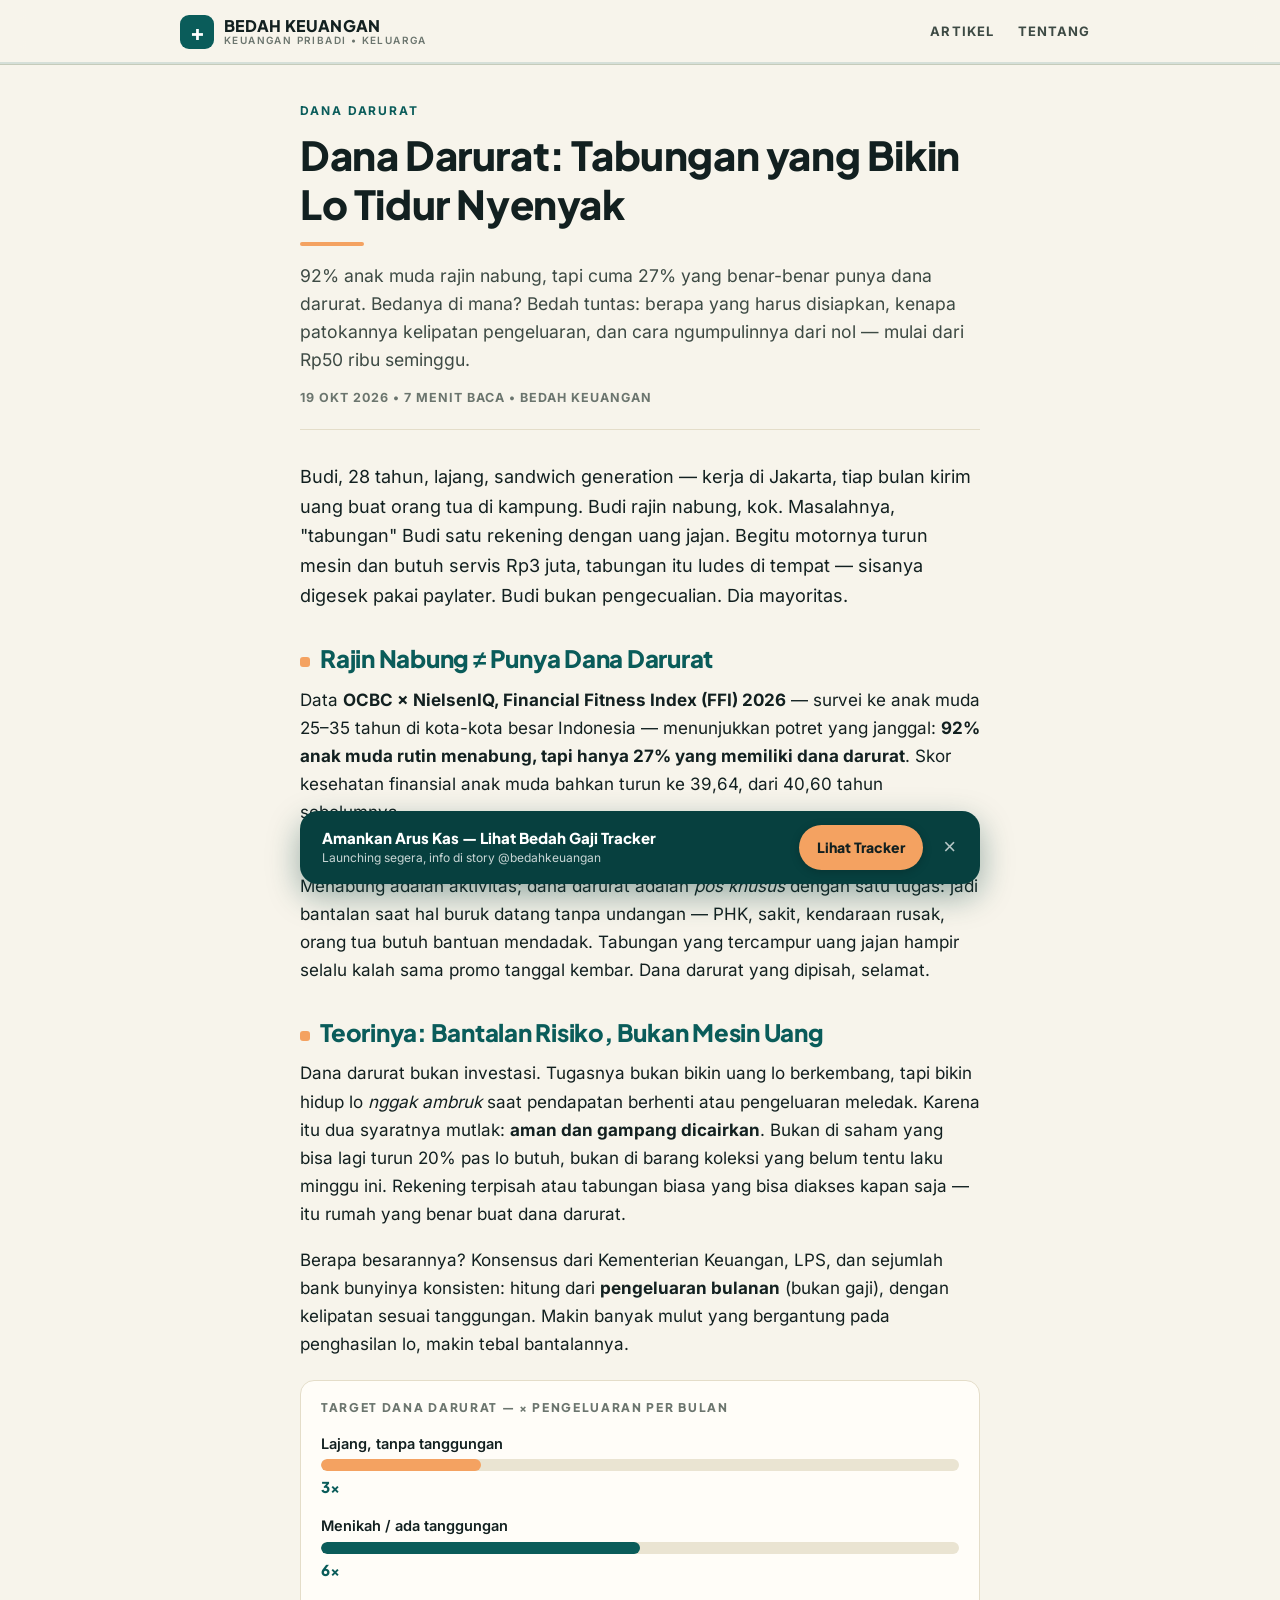
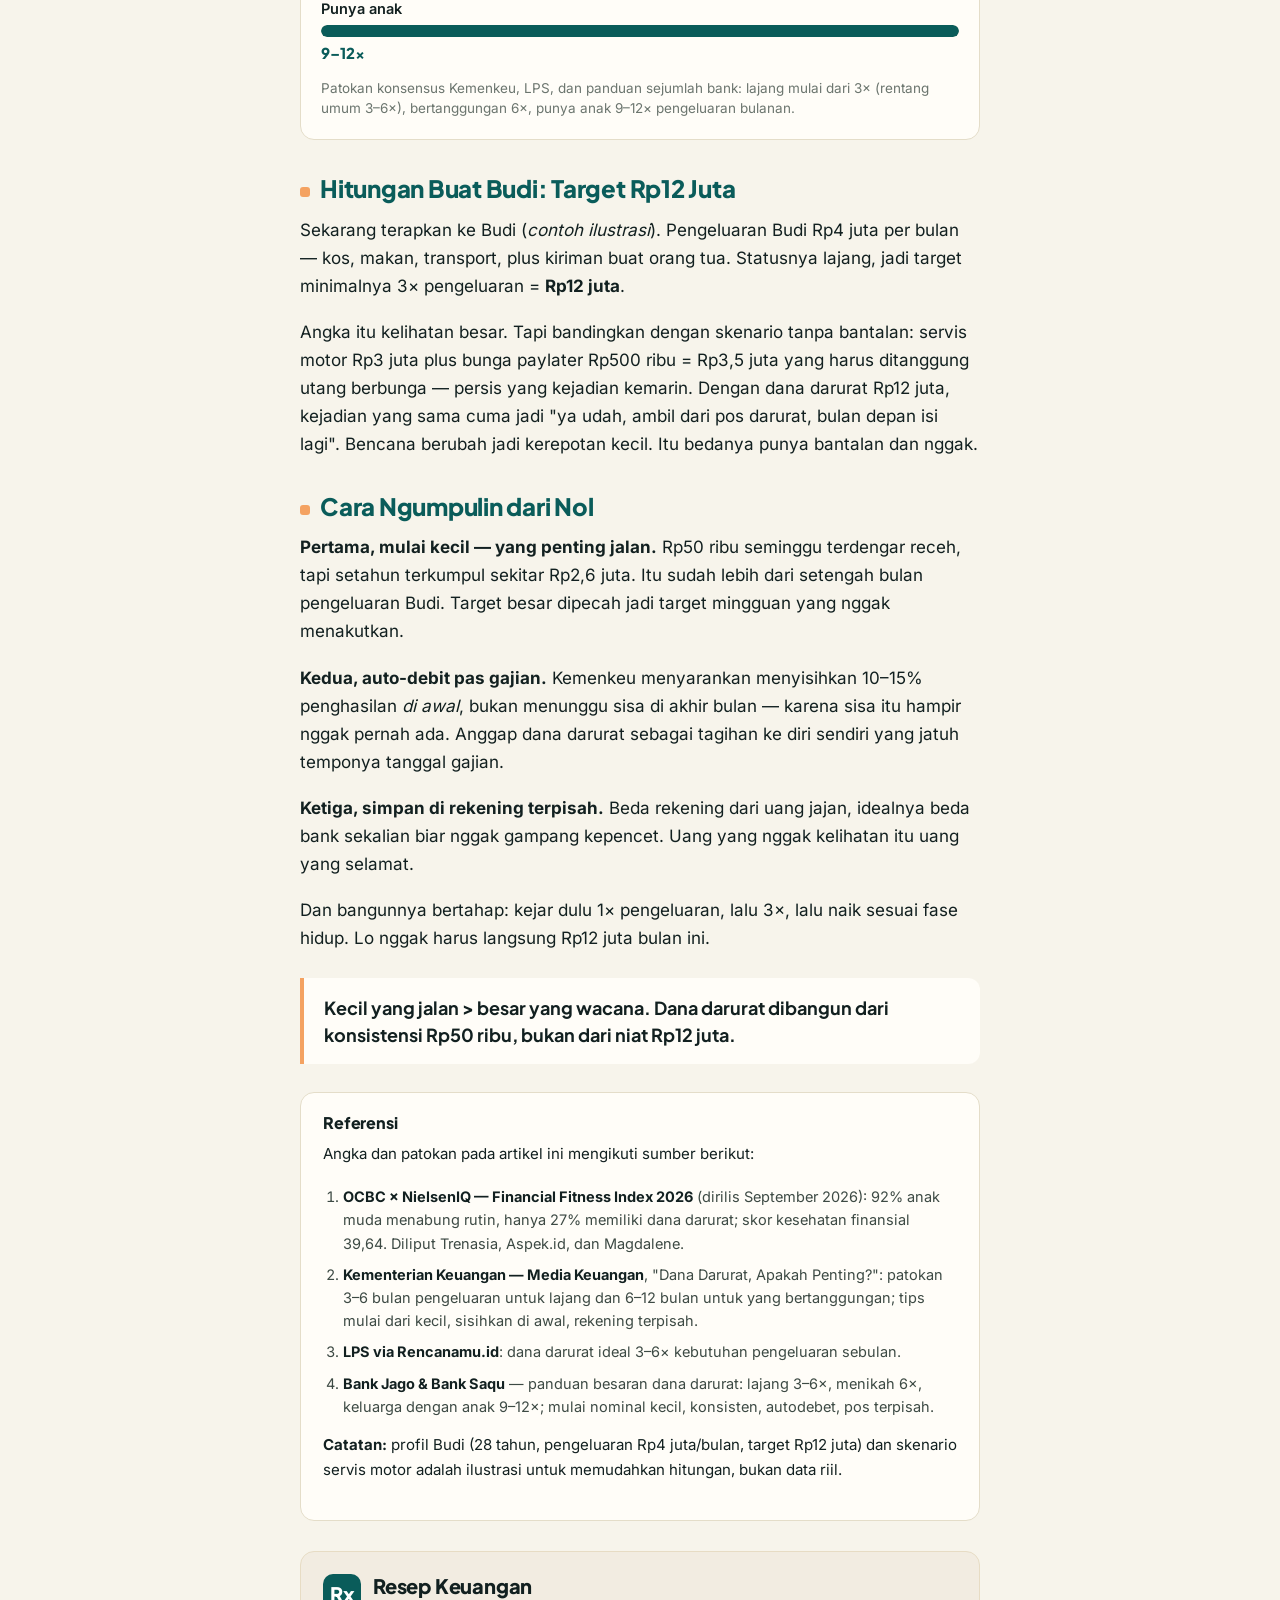
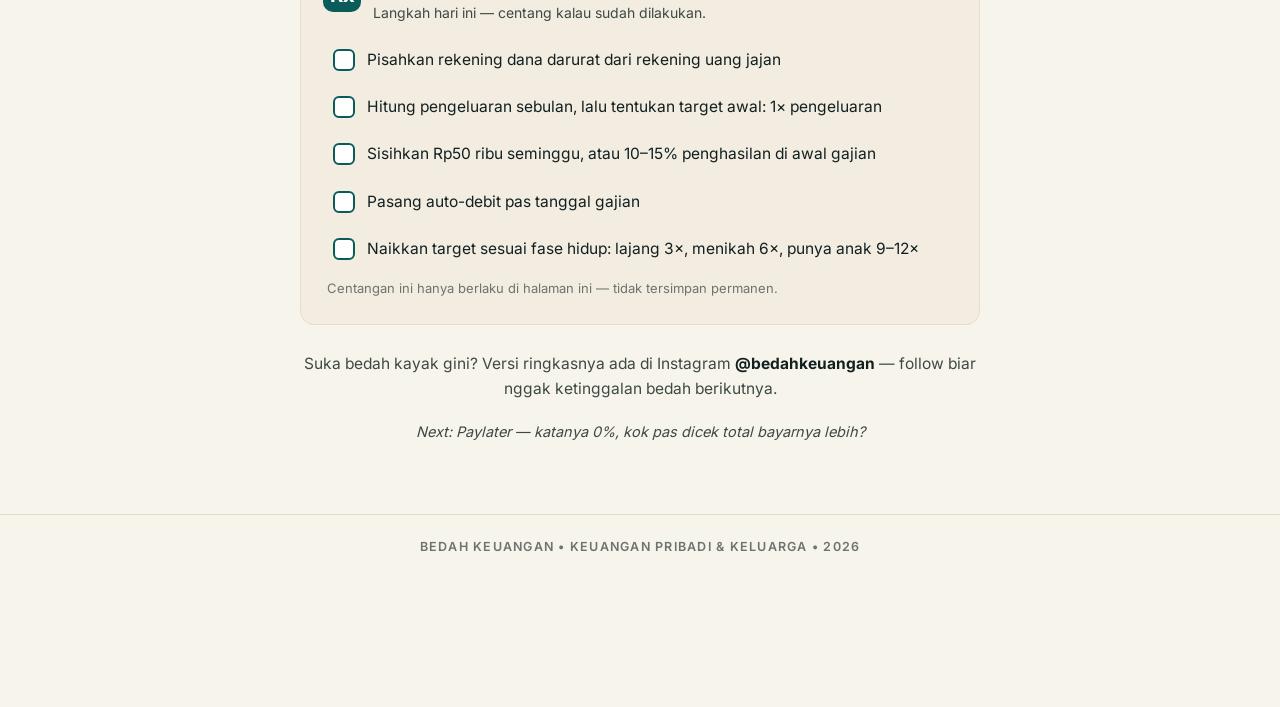
<file: artikel/dana-darurat.html>
<!DOCTYPE html>
<html lang="id">
<head>
<meta charset="UTF-8">
<meta name="viewport" content="width=device-width, initial-scale=1.0">
<title>Dana Darurat: Tabungan yang Bikin Lo Tidur Nyenyak — Bedah Keuangan</title>
<meta name="description" content="92% anak muda rajin nabung, tapi cuma 27% yang punya dana darurat (OCBC × NielsenIQ, Financial Fitness Index 2026). Bedah aturan 3–6× pengeluaran, hitungan buat sandwich generation, dan cara ngumpulinnya dari nol.">
<link rel="stylesheet" href="../style.css">
</head>
<body>
<header class="site-header">
  <div class="wrap-wide">
    <a class="brand" href="../index.html">
      <span class="brand-mark">+</span>
      <span class="brand-name">BEDAH KEUANGAN<small>KEUANGAN PRIBADI &bull; KELUARGA</small></span>
    </a>
    <nav>
      <a href="../index.html">ARTIKEL</a>
      <a href="../index.html#tentang">TENTANG</a>
    </nav>
  </div>
  <div class="progress" aria-hidden="true"><div class="progress-fill" id="progressFill"></div></div>
</header>

<main class="wrap">
  <div class="article-head">
    <span class="kicker">DANA DARURAT</span>
    <h1>Dana Darurat: Tabungan yang Bikin Lo Tidur Nyenyak</h1>
    <div class="rule"></div>
    <p class="dek">92% anak muda rajin nabung, tapi cuma 27% yang benar-benar punya dana darurat. Bedanya di mana? Bedah tuntas: berapa yang harus disiapkan, kenapa patokannya kelipatan pengeluaran, dan cara ngumpulinnya dari nol — mulai dari Rp50 ribu seminggu.</p>
    <div class="meta">19 OKT 2026 &bull; 7 MENIT BACA &bull; BEDAH KEUANGAN</div>
  </div>

  <article>
    <p class="lede">Budi, 28 tahun, lajang, sandwich generation — kerja di Jakarta, tiap bulan kirim uang buat orang tua di kampung. Budi rajin nabung, kok. Masalahnya, "tabungan" Budi satu rekening dengan uang jajan. Begitu motornya turun mesin dan butuh servis Rp3 juta, tabungan itu ludes di tempat — sisanya digesek pakai paylater. Budi bukan pengecualian. Dia mayoritas.</p>

    <h2>Rajin Nabung &ne; Punya Dana Darurat</h2>
    <p>Data <strong>OCBC &times; NielsenIQ, Financial Fitness Index (FFI) 2026</strong> — survei ke anak muda 25–35 tahun di kota-kota besar Indonesia — menunjukkan potret yang janggal: <strong>92% anak muda rutin menabung, tapi hanya 27% yang memiliki dana darurat</strong>. Skor kesehatan finansial anak muda bahkan turun ke 39,64, dari 40,60 tahun sebelumnya.</p>
    <p>Kok bisa rajin nabung tapi nggak punya dana darurat? Karena dua hal itu beda. Menabung adalah aktivitas; dana darurat adalah <em>pos khusus</em> dengan satu tugas: jadi bantalan saat hal buruk datang tanpa undangan — PHK, sakit, kendaraan rusak, orang tua butuh bantuan mendadak. Tabungan yang tercampur uang jajan hampir selalu kalah sama promo tanggal kembar. Dana darurat yang dipisah, selamat.</p>

    <h2>Teorinya: Bantalan Risiko, Bukan Mesin Uang</h2>
    <p>Dana darurat bukan investasi. Tugasnya bukan bikin uang lo berkembang, tapi bikin hidup lo <em>nggak ambruk</em> saat pendapatan berhenti atau pengeluaran meledak. Karena itu dua syaratnya mutlak: <strong>aman dan gampang dicairkan</strong>. Bukan di saham yang bisa lagi turun 20% pas lo butuh, bukan di barang koleksi yang belum tentu laku minggu ini. Rekening terpisah atau tabungan biasa yang bisa diakses kapan saja — itu rumah yang benar buat dana darurat.</p>
    <p>Berapa besarannya? Konsensus dari Kementerian Keuangan, LPS, dan sejumlah bank bunyinya konsisten: hitung dari <strong>pengeluaran bulanan</strong> (bukan gaji), dengan kelipatan sesuai tanggungan. Makin banyak mulut yang bergantung pada penghasilan lo, makin tebal bantalannya.</p>

    <div class="chart">
      <h3>TARGET DANA DARURAT &mdash; &times; PENGELUARAN PER BULAN</h3>
      <div class="brow">
        <div class="blabel">Lajang, tanpa tanggungan</div>
        <div class="btrack"><div class="bfill amber" style="width:25%"></div></div>
        <div class="bval">3&times;</div>
      </div>
      <div class="brow">
        <div class="blabel">Menikah / ada tanggungan</div>
        <div class="btrack"><div class="bfill" style="width:50%"></div></div>
        <div class="bval">6&times;</div>
      </div>
      <div class="brow">
        <div class="blabel">Punya anak</div>
        <div class="btrack"><div class="bfill" style="width:100%"></div></div>
        <div class="bval">9&ndash;12&times;</div>
      </div>
      <p class="chart-note">Patokan konsensus Kemenkeu, LPS, dan panduan sejumlah bank: lajang mulai dari 3&times; (rentang umum 3&ndash;6&times;), bertanggungan 6&times;, punya anak 9&ndash;12&times; pengeluaran bulanan.</p>
    </div>

    <h2>Hitungan Buat Budi: Target Rp12 Juta</h2>
    <p>Sekarang terapkan ke Budi (<em>contoh ilustrasi</em>). Pengeluaran Budi Rp4 juta per bulan — kos, makan, transport, plus kiriman buat orang tua. Statusnya lajang, jadi target minimalnya 3&times; pengeluaran = <strong>Rp12 juta</strong>.</p>
    <p>Angka itu kelihatan besar. Tapi bandingkan dengan skenario tanpa bantalan: servis motor Rp3 juta plus bunga paylater Rp500 ribu = Rp3,5 juta yang harus ditanggung utang berbunga — persis yang kejadian kemarin. Dengan dana darurat Rp12 juta, kejadian yang sama cuma jadi "ya udah, ambil dari pos darurat, bulan depan isi lagi". Bencana berubah jadi kerepotan kecil. Itu bedanya punya bantalan dan nggak.</p>

    <h2>Cara Ngumpulin dari Nol</h2>
    <p><strong>Pertama, mulai kecil — yang penting jalan.</strong> Rp50 ribu seminggu terdengar receh, tapi setahun terkumpul sekitar Rp2,6 juta. Itu sudah lebih dari setengah bulan pengeluaran Budi. Target besar dipecah jadi target mingguan yang nggak menakutkan.</p>
    <p><strong>Kedua, auto-debit pas gajian.</strong> Kemenkeu menyarankan menyisihkan 10–15% penghasilan <em>di awal</em>, bukan menunggu sisa di akhir bulan — karena sisa itu hampir nggak pernah ada. Anggap dana darurat sebagai tagihan ke diri sendiri yang jatuh temponya tanggal gajian.</p>
    <p><strong>Ketiga, simpan di rekening terpisah.</strong> Beda rekening dari uang jajan, idealnya beda bank sekalian biar nggak gampang kepencet. Uang yang nggak kelihatan itu uang yang selamat.</p>
    <p>Dan bangunnya bertahap: kejar dulu 1&times; pengeluaran, lalu 3&times;, lalu naik sesuai fase hidup. Lo nggak harus langsung Rp12 juta bulan ini.</p>

    <blockquote>Kecil yang jalan &gt; besar yang wacana. Dana darurat dibangun dari konsistensi Rp50 ribu, bukan dari niat Rp12 juta.</blockquote>

    <div class="ref-box">
      <h2>Referensi</h2>
      <p>Angka dan patokan pada artikel ini mengikuti sumber berikut:</p>
      <ol>
        <li><strong>OCBC &times; NielsenIQ — Financial Fitness Index 2026</strong> (dirilis September 2026): 92% anak muda menabung rutin, hanya 27% memiliki dana darurat; skor kesehatan finansial 39,64. Diliput Trenasia, Aspek.id, dan Magdalene.</li>
        <li><strong>Kementerian Keuangan — Media Keuangan</strong>, "Dana Darurat, Apakah Penting?": patokan 3–6 bulan pengeluaran untuk lajang dan 6–12 bulan untuk yang bertanggungan; tips mulai dari kecil, sisihkan di awal, rekening terpisah.</li>
        <li><strong>LPS via Rencanamu.id</strong>: dana darurat ideal 3–6&times; kebutuhan pengeluaran sebulan.</li>
        <li><strong>Bank Jago &amp; Bank Saqu</strong> — panduan besaran dana darurat: lajang 3–6&times;, menikah 6&times;, keluarga dengan anak 9–12&times;; mulai nominal kecil, konsisten, autodebet, pos terpisah.</li>
      </ol>
      <p style="margin-top:1em;font-size:15px;"><strong>Catatan:</strong> profil Budi (28 tahun, pengeluaran Rp4 juta/bulan, target Rp12 juta) dan skenario servis motor adalah ilustrasi untuk memudahkan hitungan, bukan data riil.</p>
    </div>

    <section class="resep" aria-label="Resep Keuangan">
      <div class="resep-head">
        <span class="resep-mark">Rx</span>
        <div>
          <h2>Resep Keuangan</h2>
          <p class="resep-sub">Langkah hari ini — centang kalau sudah dilakukan.</p>
        </div>
      </div>
      <ul class="resep-list">
        <li><label><input type="checkbox"><span>Pisahkan rekening dana darurat dari rekening uang jajan</span></label></li>
        <li><label><input type="checkbox"><span>Hitung pengeluaran sebulan, lalu tentukan target awal: 1&times; pengeluaran</span></label></li>
        <li><label><input type="checkbox"><span>Sisihkan Rp50 ribu seminggu, atau 10&ndash;15% penghasilan di awal gajian</span></label></li>
        <li><label><input type="checkbox"><span>Pasang auto-debit pas tanggal gajian</span></label></li>
        <li><label><input type="checkbox"><span>Naikkan target sesuai fase hidup: lajang 3&times;, menikah 6&times;, punya anak 9&ndash;12&times;</span></label></li>
      </ul>
      <p class="resep-note">Centangan ini hanya berlaku di halaman ini — tidak tersimpan permanen.</p>
    </section>

    <div class="article-cta">
      <p>Suka bedah kayak gini? Versi ringkasnya ada di Instagram <strong>@bedahkeuangan</strong> — follow biar nggak ketinggalan bedah berikutnya.</p>
      <p class="next"><em>Next: Paylater — katanya 0%, kok pas dicek total bayarnya lebih?</em></p>
    </div>
  </article>
</main>

<footer class="site-footer">
  <div class="wrap">
    BEDAH KEUANGAN &bull; KEUANGAN PRIBADI &amp; KELUARGA &bull; 2026
  </div>
</footer>

<div class="sticky-cta" id="stickyCta" role="complementary" aria-label="Bedah Gaji Tracker">
  <div class="sticky-cta-inner">
    <div class="sticky-cta-text">
      <strong>Amankan Arus Kas &mdash; Lihat Bedah Gaji Tracker</strong>
      <small>Launching segera, info di story @bedahkeuangan</small>
    </div>
    <a class="sticky-cta-btn" href="https://www.instagram.com/bedahkeuangan">Lihat Tracker</a>
    <button class="sticky-cta-close" id="ctaClose" aria-label="Tutup">&times;</button>
  </div>
</div>

<script>
(function () {
  var fill = document.getElementById('progressFill');
  var cta = document.getElementById('stickyCta');
  var dismissed = false;
  function onScroll() {
    var doc = document.documentElement;
    var max = doc.scrollHeight - doc.clientHeight;
    var frac = max > 0 ? doc.scrollTop / max : 0;
    fill.style.width = (frac * 100).toFixed(1) + '%';
    fill.classList.toggle('has-progress', frac > 0.005);
    if (!dismissed && frac >= 0.30) cta.classList.add('is-visible');
  }
  document.getElementById('ctaClose').addEventListener('click', function () {
    dismissed = true;
    cta.classList.remove('is-visible');
  });
  window.addEventListener('scroll', onScroll, { passive: true });
  onScroll();
})();
</script>
</body>
</html>
</file>
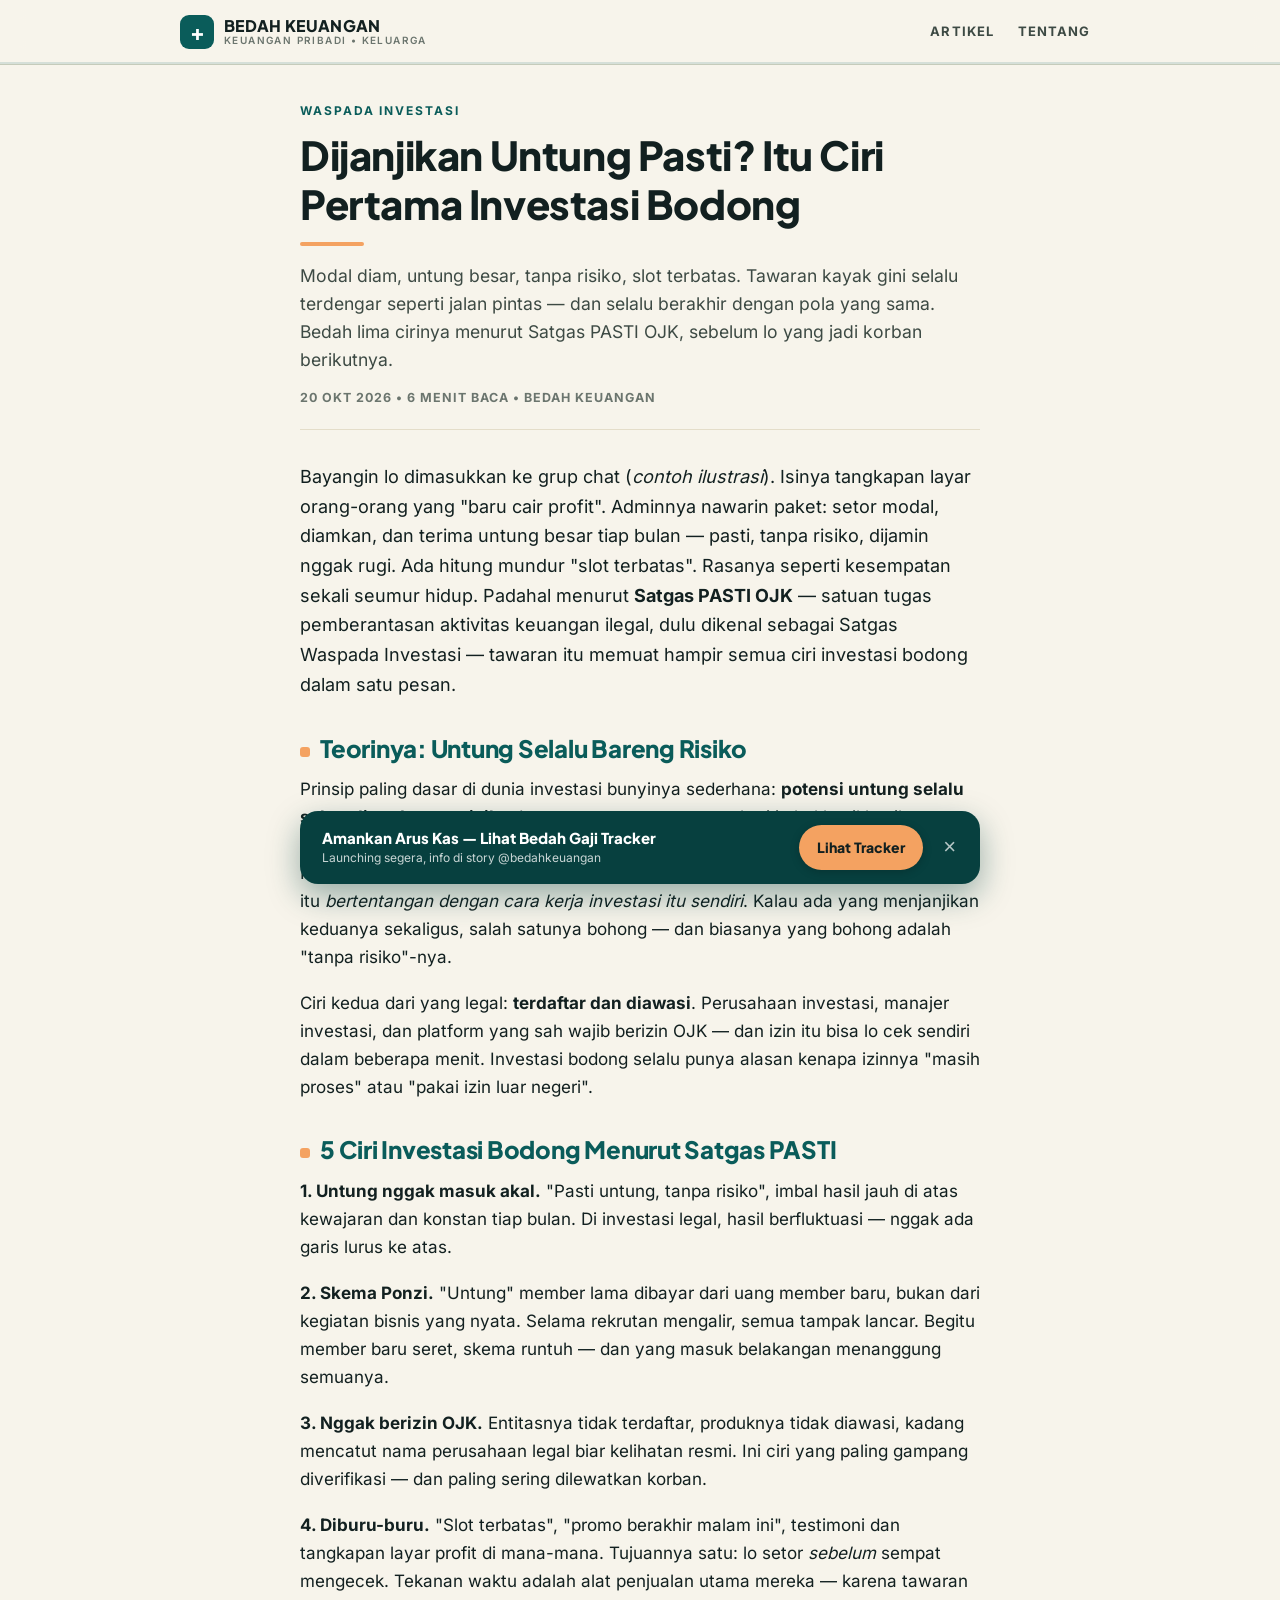
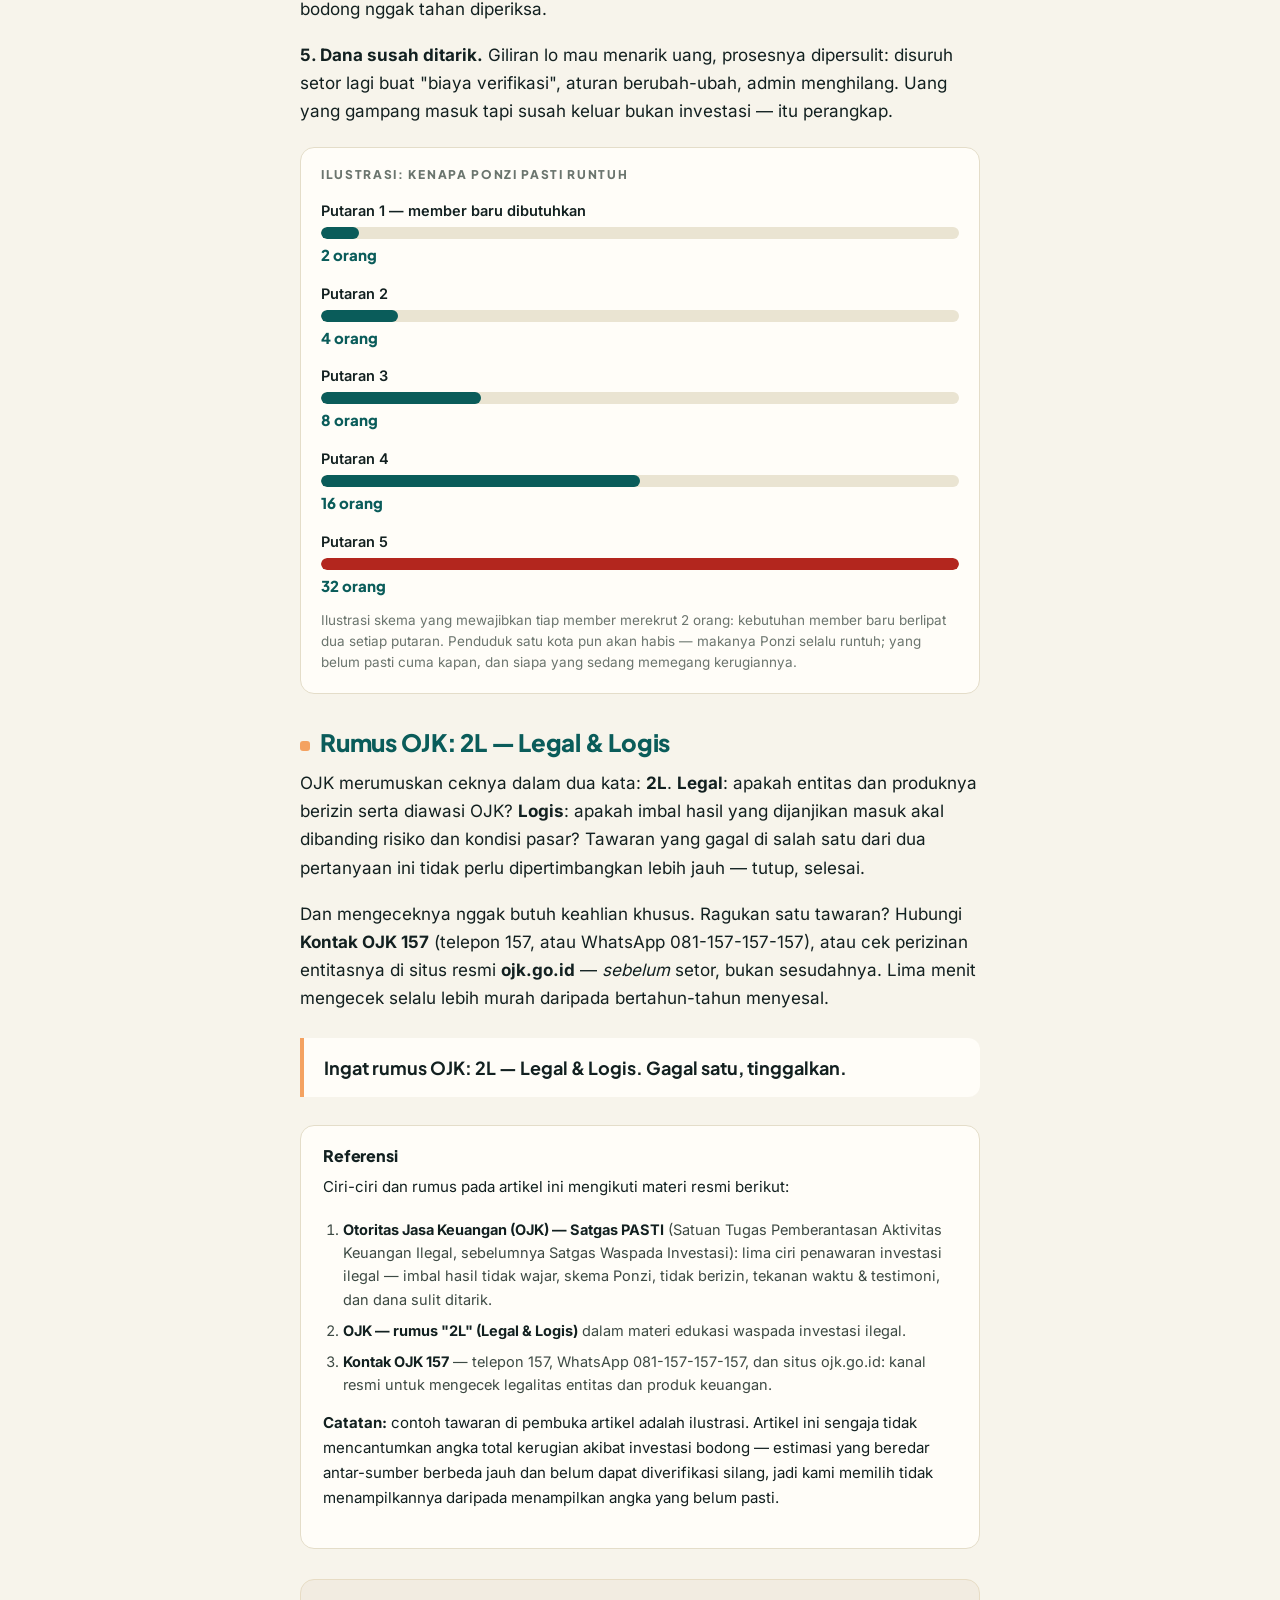
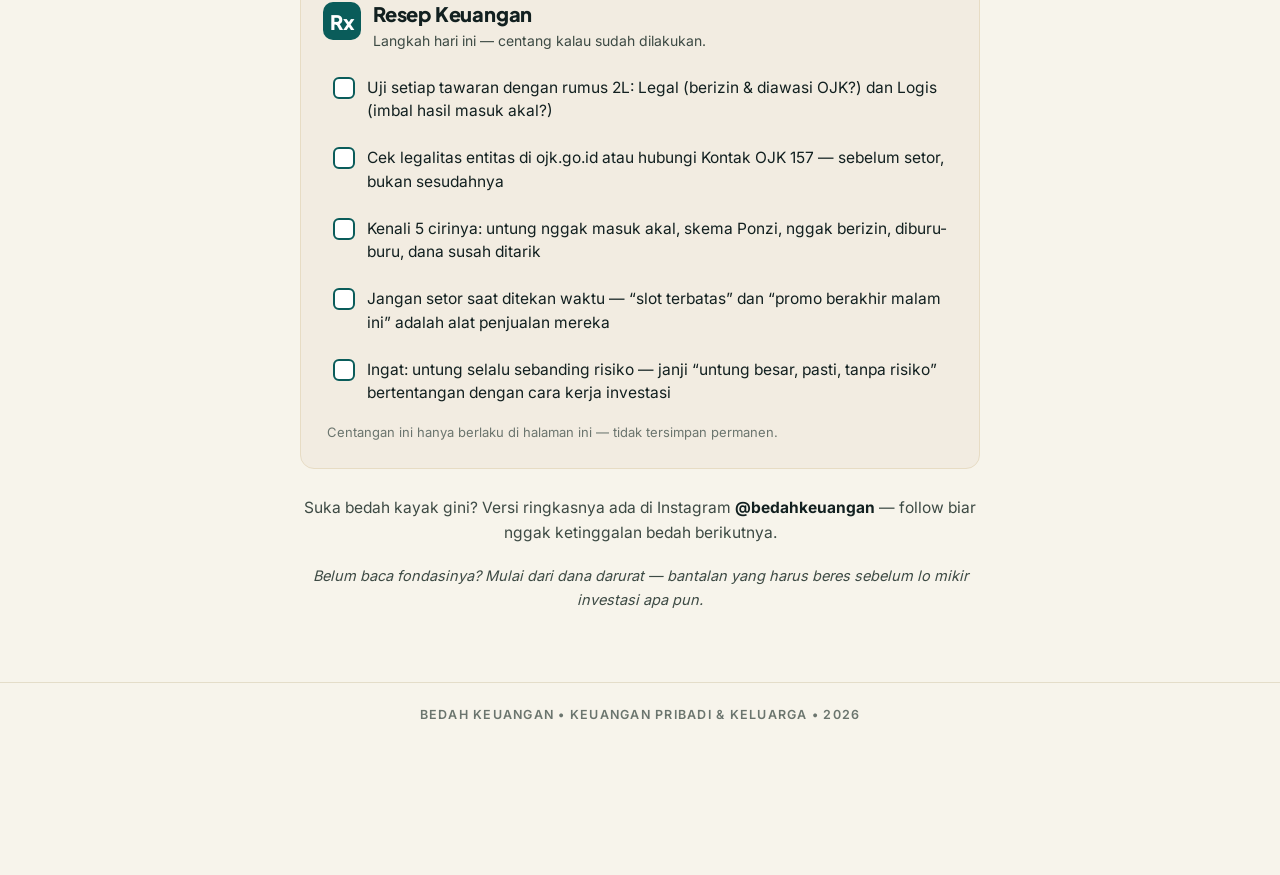
<file: artikel/investasi-bodong.html>
<!DOCTYPE html>
<html lang="id">
<head>
<meta charset="UTF-8">
<meta name="viewport" content="width=device-width, initial-scale=1.0">
<title>Dijanjikan Untung Pasti? Bedah 5 Ciri Investasi Bodong Menurut OJK — Bedah Keuangan</title>
<meta name="description" content="Untung besar, pasti, tanpa risiko — kedengarannya mimpi, padahal polanya selalu sama. Bedah 5 ciri investasi bodong menurut Satgas PASTI OJK, cara kerja skema Ponzi, dan rumus 2L: Legal & Logis.">
<link rel="stylesheet" href="../style.css">
</head>
<body>
<header class="site-header">
  <div class="wrap-wide">
    <a class="brand" href="../index.html">
      <span class="brand-mark">+</span>
      <span class="brand-name">BEDAH KEUANGAN<small>KEUANGAN PRIBADI &bull; KELUARGA</small></span>
    </a>
    <nav>
      <a href="../index.html">ARTIKEL</a>
      <a href="../index.html#tentang">TENTANG</a>
    </nav>
  </div>
  <div class="progress" aria-hidden="true"><div class="progress-fill" id="progressFill"></div></div>
</header>

<main class="wrap">
  <div class="article-head">
    <span class="kicker">WASPADA INVESTASI</span>
    <h1>Dijanjikan Untung Pasti? Itu Ciri Pertama Investasi Bodong</h1>
    <div class="rule"></div>
    <p class="dek">Modal diam, untung besar, tanpa risiko, slot terbatas. Tawaran kayak gini selalu terdengar seperti jalan pintas — dan selalu berakhir dengan pola yang sama. Bedah lima cirinya menurut Satgas PASTI OJK, sebelum lo yang jadi korban berikutnya.</p>
    <div class="meta">20 OKT 2026 &bull; 6 MENIT BACA &bull; BEDAH KEUANGAN</div>
  </div>

  <article>
    <p class="lede">Bayangin lo dimasukkan ke grup chat (<em>contoh ilustrasi</em>). Isinya tangkapan layar orang-orang yang "baru cair profit". Adminnya nawarin paket: setor modal, diamkan, dan terima untung besar tiap bulan — pasti, tanpa risiko, dijamin nggak rugi. Ada hitung mundur "slot terbatas". Rasanya seperti kesempatan sekali seumur hidup. Padahal menurut <strong>Satgas PASTI OJK</strong> — satuan tugas pemberantasan aktivitas keuangan ilegal, dulu dikenal sebagai Satgas Waspada Investasi — tawaran itu memuat hampir semua ciri investasi bodong dalam satu pesan.</p>

    <h2>Teorinya: Untung Selalu Bareng Risiko</h2>
    <p>Prinsip paling dasar di dunia investasi bunyinya sederhana: <strong>potensi untung selalu sebanding dengan risiko</strong>. Instrumen yang aman memberi imbal hasil kecil. Instrumen yang bisa memberi imbal hasil besar selalu bisa turun — kadang banyak. Karena itu, janji "untung besar, pasti, tanpa risiko" bukan sekadar berlebihan; janji itu <em>bertentangan dengan cara kerja investasi itu sendiri</em>. Kalau ada yang menjanjikan keduanya sekaligus, salah satunya bohong — dan biasanya yang bohong adalah "tanpa risiko"-nya.</p>
    <p>Ciri kedua dari yang legal: <strong>terdaftar dan diawasi</strong>. Perusahaan investasi, manajer investasi, dan platform yang sah wajib berizin OJK — dan izin itu bisa lo cek sendiri dalam beberapa menit. Investasi bodong selalu punya alasan kenapa izinnya "masih proses" atau "pakai izin luar negeri".</p>

    <h2>5 Ciri Investasi Bodong Menurut Satgas PASTI</h2>
    <p><strong>1. Untung nggak masuk akal.</strong> "Pasti untung, tanpa risiko", imbal hasil jauh di atas kewajaran dan konstan tiap bulan. Di investasi legal, hasil berfluktuasi — nggak ada garis lurus ke atas.</p>
    <p><strong>2. Skema Ponzi.</strong> "Untung" member lama dibayar dari uang member baru, bukan dari kegiatan bisnis yang nyata. Selama rekrutan mengalir, semua tampak lancar. Begitu member baru seret, skema runtuh — dan yang masuk belakangan menanggung semuanya.</p>
    <p><strong>3. Nggak berizin OJK.</strong> Entitasnya tidak terdaftar, produknya tidak diawasi, kadang mencatut nama perusahaan legal biar kelihatan resmi. Ini ciri yang paling gampang diverifikasi — dan paling sering dilewatkan korban.</p>
    <p><strong>4. Diburu-buru.</strong> "Slot terbatas", "promo berakhir malam ini", testimoni dan tangkapan layar profit di mana-mana. Tujuannya satu: lo setor <em>sebelum</em> sempat mengecek. Tekanan waktu adalah alat penjualan utama mereka — karena tawaran bodong nggak tahan diperiksa.</p>
    <p><strong>5. Dana susah ditarik.</strong> Giliran lo mau menarik uang, prosesnya dipersulit: disuruh setor lagi buat "biaya verifikasi", aturan berubah-ubah, admin menghilang. Uang yang gampang masuk tapi susah keluar bukan investasi — itu perangkap.</p>

    <div class="chart">
      <h3>ILUSTRASI: KENAPA PONZI PASTI RUNTUH</h3>
      <div class="brow">
        <div class="blabel">Putaran 1 &mdash; member baru dibutuhkan</div>
        <div class="btrack"><div class="bfill" style="width:6%"></div></div>
        <div class="bval">2 orang</div>
      </div>
      <div class="brow">
        <div class="blabel">Putaran 2</div>
        <div class="btrack"><div class="bfill" style="width:12%"></div></div>
        <div class="bval">4 orang</div>
      </div>
      <div class="brow">
        <div class="blabel">Putaran 3</div>
        <div class="btrack"><div class="bfill" style="width:25%"></div></div>
        <div class="bval">8 orang</div>
      </div>
      <div class="brow">
        <div class="blabel">Putaran 4</div>
        <div class="btrack"><div class="bfill" style="width:50%"></div></div>
        <div class="bval">16 orang</div>
      </div>
      <div class="brow">
        <div class="blabel">Putaran 5</div>
        <div class="btrack"><div class="bfill red" style="width:100%"></div></div>
        <div class="bval">32 orang</div>
      </div>
      <p class="chart-note">Ilustrasi skema yang mewajibkan tiap member merekrut 2 orang: kebutuhan member baru berlipat dua setiap putaran. Penduduk satu kota pun akan habis — makanya Ponzi selalu runtuh; yang belum pasti cuma kapan, dan siapa yang sedang memegang kerugiannya.</p>
    </div>

    <h2>Rumus OJK: 2L — Legal &amp; Logis</h2>
    <p>OJK merumuskan ceknya dalam dua kata: <strong>2L</strong>. <strong>Legal</strong>: apakah entitas dan produknya berizin serta diawasi OJK? <strong>Logis</strong>: apakah imbal hasil yang dijanjikan masuk akal dibanding risiko dan kondisi pasar? Tawaran yang gagal di salah satu dari dua pertanyaan ini tidak perlu dipertimbangkan lebih jauh — tutup, selesai.</p>
    <p>Dan mengeceknya nggak butuh keahlian khusus. Ragukan satu tawaran? Hubungi <strong>Kontak OJK 157</strong> (telepon 157, atau WhatsApp 081-157-157-157), atau cek perizinan entitasnya di situs resmi <strong>ojk.go.id</strong> — <em>sebelum</em> setor, bukan sesudahnya. Lima menit mengecek selalu lebih murah daripada bertahun-tahun menyesal.</p>

    <blockquote>Ingat rumus OJK: 2L — Legal &amp; Logis. Gagal satu, tinggalkan.</blockquote>

    <div class="ref-box">
      <h2>Referensi</h2>
      <p>Ciri-ciri dan rumus pada artikel ini mengikuti materi resmi berikut:</p>
      <ol>
        <li><strong>Otoritas Jasa Keuangan (OJK) — Satgas PASTI</strong> (Satuan Tugas Pemberantasan Aktivitas Keuangan Ilegal, sebelumnya Satgas Waspada Investasi): lima ciri penawaran investasi ilegal — imbal hasil tidak wajar, skema Ponzi, tidak berizin, tekanan waktu &amp; testimoni, dan dana sulit ditarik.</li>
        <li><strong>OJK — rumus "2L" (Legal &amp; Logis)</strong> dalam materi edukasi waspada investasi ilegal.</li>
        <li><strong>Kontak OJK 157</strong> — telepon 157, WhatsApp 081-157-157-157, dan situs ojk.go.id: kanal resmi untuk mengecek legalitas entitas dan produk keuangan.</li>
      </ol>
      <p style="margin-top:1em;font-size:15px;"><strong>Catatan:</strong> contoh tawaran di pembuka artikel adalah ilustrasi. Artikel ini sengaja tidak mencantumkan angka total kerugian akibat investasi bodong — estimasi yang beredar antar-sumber berbeda jauh dan belum dapat diverifikasi silang, jadi kami memilih tidak menampilkannya daripada menampilkan angka yang belum pasti.</p>
    </div>

    <section class="resep" aria-label="Resep Keuangan">
      <div class="resep-head">
        <span class="resep-mark">Rx</span>
        <div>
          <h2>Resep Keuangan</h2>
          <p class="resep-sub">Langkah hari ini — centang kalau sudah dilakukan.</p>
        </div>
      </div>
      <ul class="resep-list">
        <li><label><input type="checkbox"><span>Uji setiap tawaran dengan rumus 2L: Legal (berizin &amp; diawasi OJK?) dan Logis (imbal hasil masuk akal?)</span></label></li>
        <li><label><input type="checkbox"><span>Cek legalitas entitas di ojk.go.id atau hubungi Kontak OJK 157 — sebelum setor, bukan sesudahnya</span></label></li>
        <li><label><input type="checkbox"><span>Kenali 5 cirinya: untung nggak masuk akal, skema Ponzi, nggak berizin, diburu-buru, dana susah ditarik</span></label></li>
        <li><label><input type="checkbox"><span>Jangan setor saat ditekan waktu — “slot terbatas” dan “promo berakhir malam ini” adalah alat penjualan mereka</span></label></li>
        <li><label><input type="checkbox"><span>Ingat: untung selalu sebanding risiko — janji “untung besar, pasti, tanpa risiko” bertentangan dengan cara kerja investasi</span></label></li>
      </ul>
      <p class="resep-note">Centangan ini hanya berlaku di halaman ini — tidak tersimpan permanen.</p>
    </section>

    <div class="article-cta">
      <p>Suka bedah kayak gini? Versi ringkasnya ada di Instagram <strong>@bedahkeuangan</strong> — follow biar nggak ketinggalan bedah berikutnya.</p>
      <p class="next"><em>Belum baca fondasinya? Mulai dari dana darurat — bantalan yang harus beres sebelum lo mikir investasi apa pun.</em></p>
    </div>
  </article>
</main>

<footer class="site-footer">
  <div class="wrap">
    BEDAH KEUANGAN &bull; KEUANGAN PRIBADI &amp; KELUARGA &bull; 2026
  </div>
</footer>

<div class="sticky-cta" id="stickyCta" role="complementary" aria-label="Bedah Gaji Tracker">
  <div class="sticky-cta-inner">
    <div class="sticky-cta-text">
      <strong>Amankan Arus Kas &mdash; Lihat Bedah Gaji Tracker</strong>
      <small>Launching segera, info di story @bedahkeuangan</small>
    </div>
    <a class="sticky-cta-btn" href="https://www.instagram.com/bedahkeuangan">Lihat Tracker</a>
    <button class="sticky-cta-close" id="ctaClose" aria-label="Tutup">&times;</button>
  </div>
</div>

<script>
(function () {
  var fill = document.getElementById('progressFill');
  var cta = document.getElementById('stickyCta');
  var dismissed = false;
  function onScroll() {
    var doc = document.documentElement;
    var max = doc.scrollHeight - doc.clientHeight;
    var frac = max > 0 ? doc.scrollTop / max : 0;
    fill.style.width = (frac * 100).toFixed(1) + '%';
    fill.classList.toggle('has-progress', frac > 0.005);
    if (!dismissed && frac >= 0.30) cta.classList.add('is-visible');
  }
  document.getElementById('ctaClose').addEventListener('click', function () {
    dismissed = true;
    cta.classList.remove('is-visible');
  });
  window.addEventListener('scroll', onScroll, { passive: true });
  onScroll();
})();
</script>
</body>
</html>
</file>
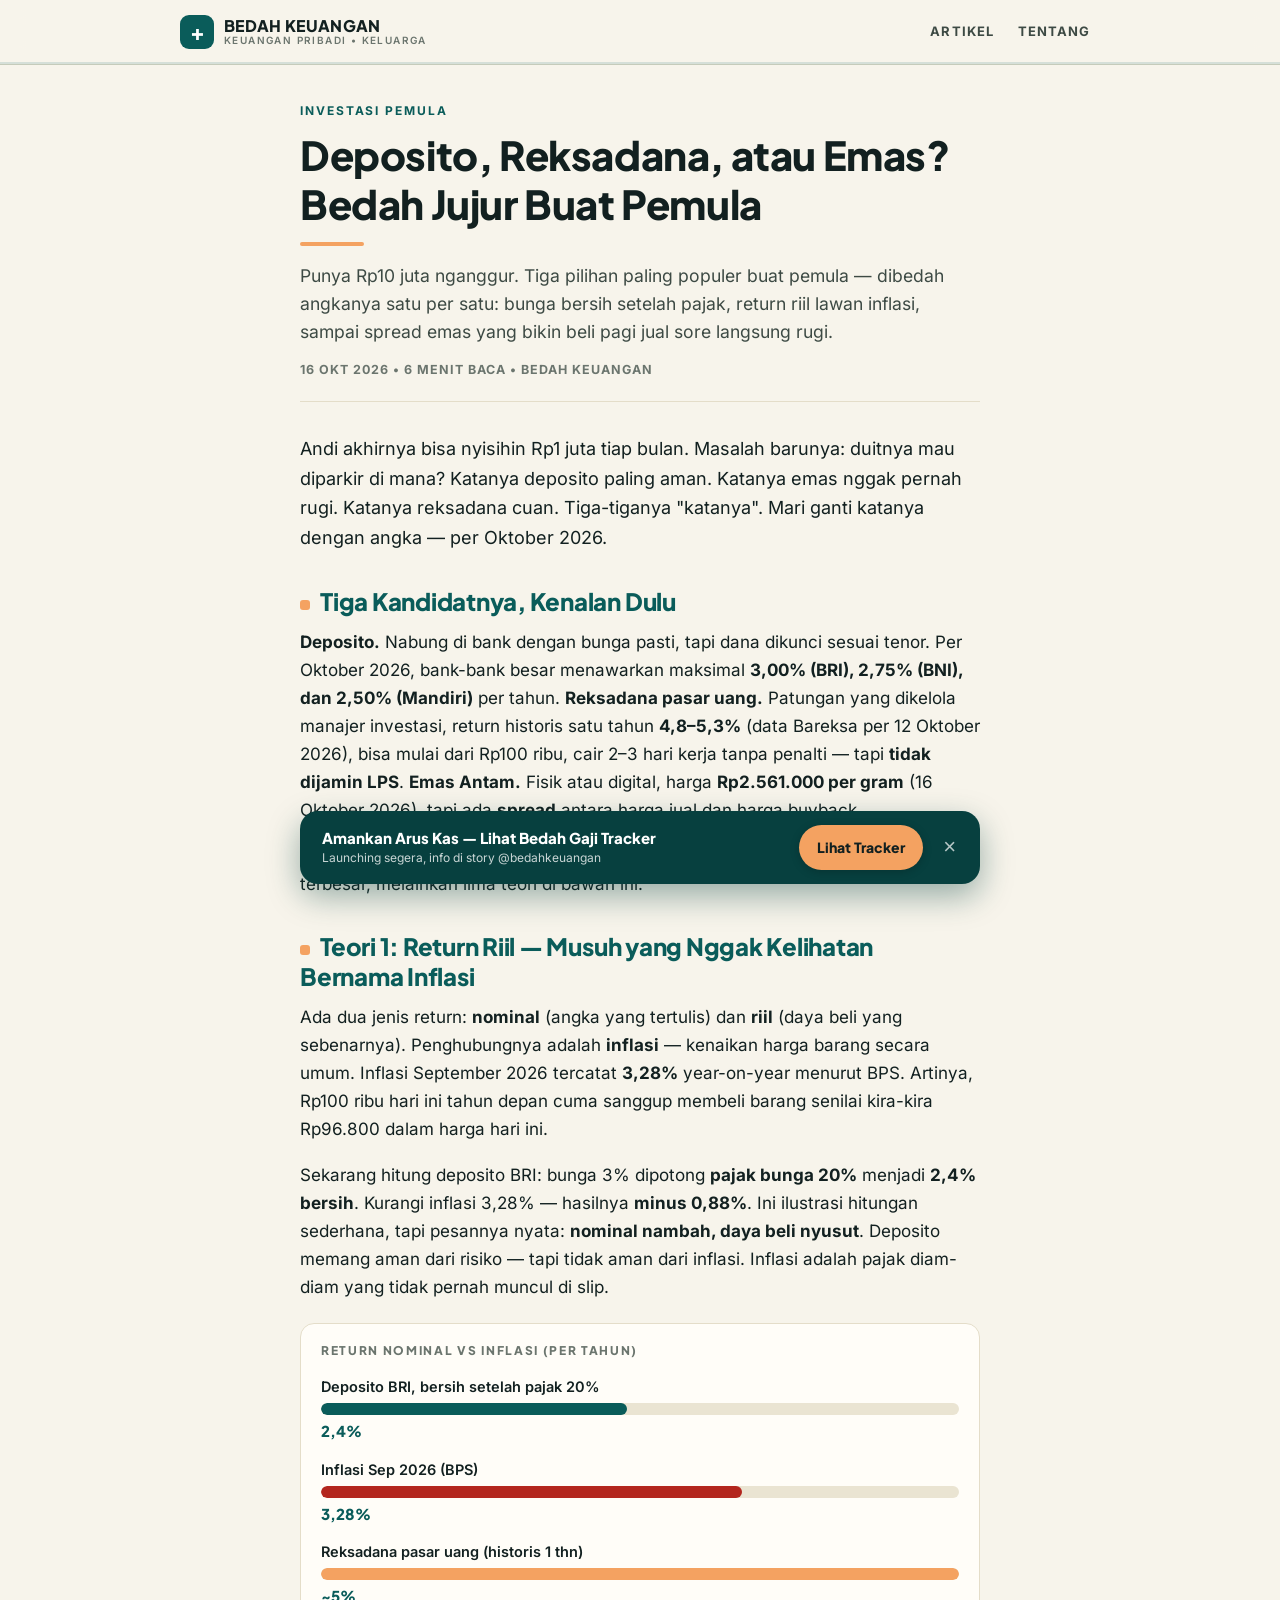
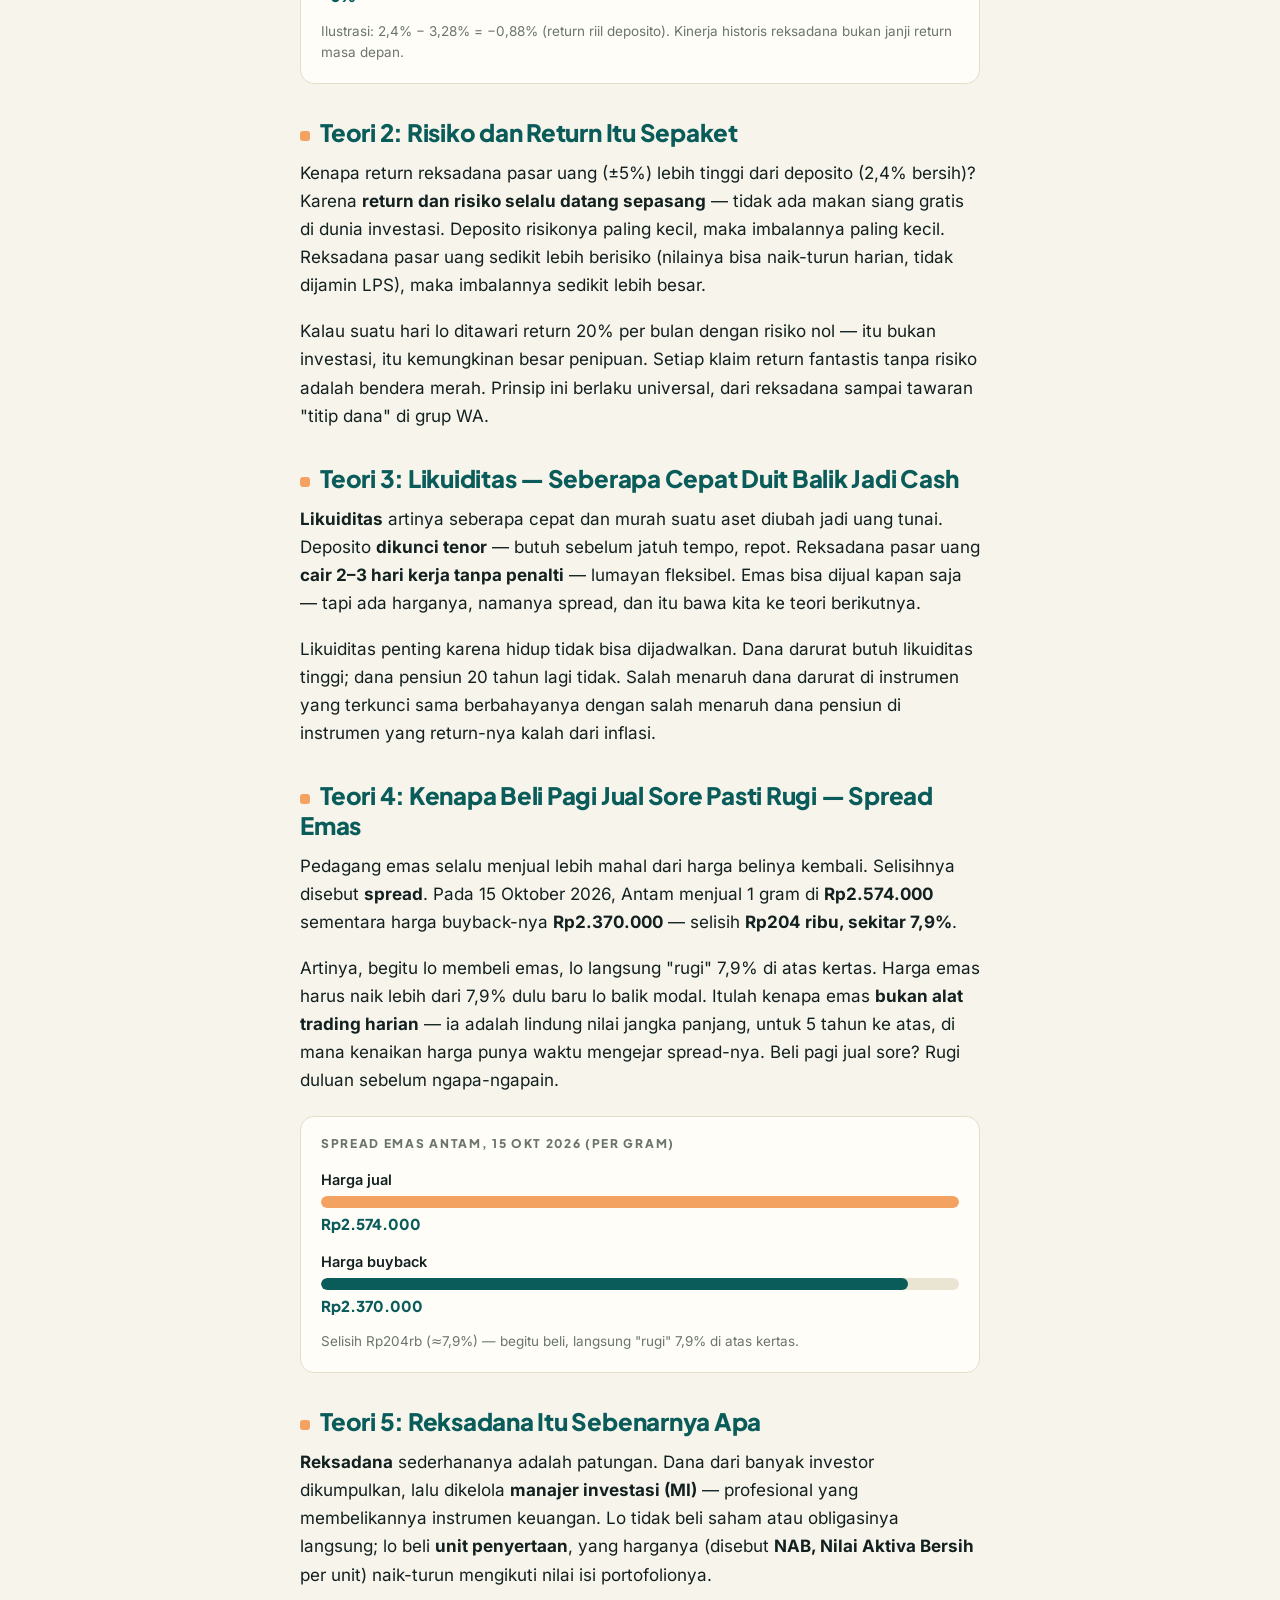
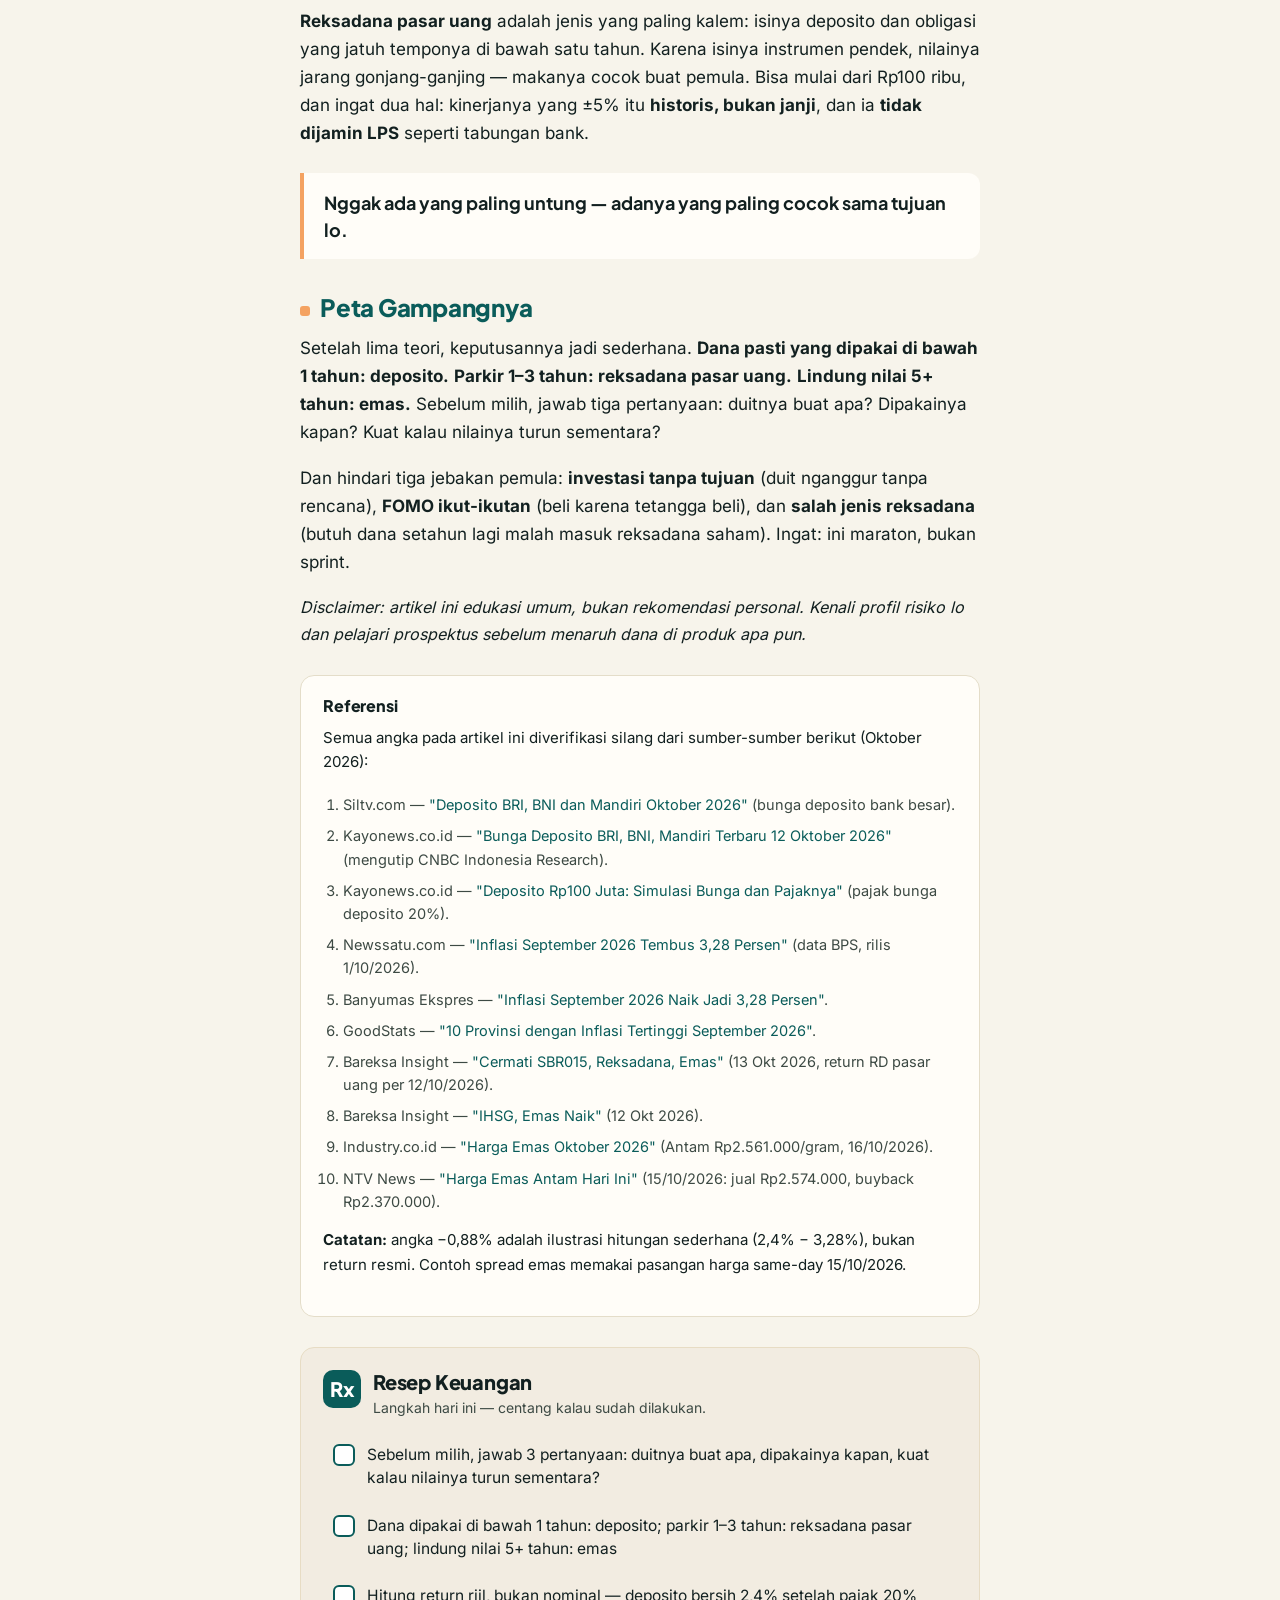
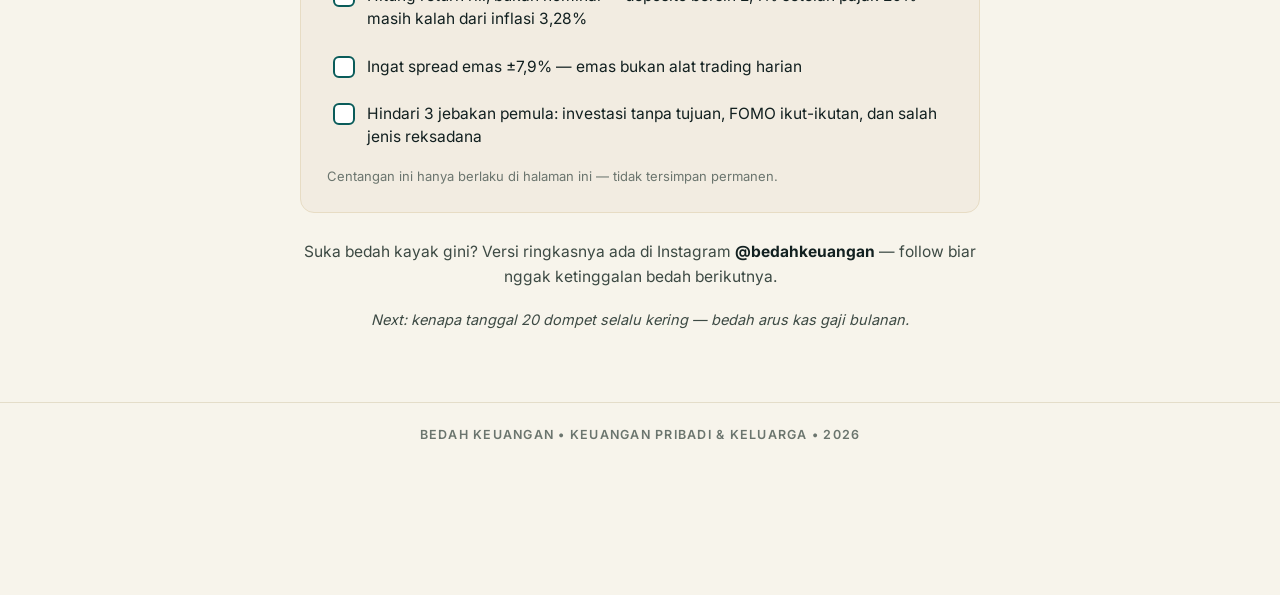
<file: artikel/investasi-pemula.html>
<!DOCTYPE html>
<html lang="id">
<head>
<meta charset="UTF-8">
<meta name="viewport" content="width=device-width, initial-scale=1.0">
<title>Deposito, Reksadana, atau Emas? Bedah Jujur Buat Pemula — Bedah Keuangan</title>
<meta name="description" content="Punya Rp10 juta nganggur. Tiga pilihan investasi paling populer buat pemula dibedah angkanya: bunga bersih setelah pajak, return riil lawan inflasi, likuiditas, sampai spread emas yang bikin beli pagi jual sore langsung rugi.">
<link rel="stylesheet" href="../style.css">
</head>
<body>
<header class="site-header">
  <div class="wrap-wide">
    <a class="brand" href="../index.html">
      <span class="brand-mark">+</span>
      <span class="brand-name">BEDAH KEUANGAN<small>KEUANGAN PRIBADI &bull; KELUARGA</small></span>
    </a>
    <nav>
      <a href="../index.html">ARTIKEL</a>
      <a href="../index.html#tentang">TENTANG</a>
    </nav>
  </div>
  <div class="progress" aria-hidden="true"><div class="progress-fill" id="progressFill"></div></div>
</header>

<main class="wrap">
  <div class="article-head">
    <span class="kicker">INVESTASI PEMULA</span>
    <h1>Deposito, Reksadana, atau Emas? Bedah Jujur Buat Pemula</h1>
    <div class="rule"></div>
    <p class="dek">Punya Rp10 juta nganggur. Tiga pilihan paling populer buat pemula — dibedah angkanya satu per satu: bunga bersih setelah pajak, return riil lawan inflasi, sampai spread emas yang bikin beli pagi jual sore langsung rugi.</p>
    <div class="meta">16 OKT 2026 &bull; 6 MENIT BACA &bull; BEDAH KEUANGAN</div>
  </div>

  <article>
    <p class="lede">Andi akhirnya bisa nyisihin Rp1 juta tiap bulan. Masalah barunya: duitnya mau diparkir di mana? Katanya deposito paling aman. Katanya emas nggak pernah rugi. Katanya reksadana cuan. Tiga-tiganya "katanya". Mari ganti katanya dengan angka — per Oktober 2026.</p>

    <h2>Tiga Kandidatnya, Kenalan Dulu</h2>
    <p><strong>Deposito.</strong> Nabung di bank dengan bunga pasti, tapi dana dikunci sesuai tenor. Per Oktober 2026, bank-bank besar menawarkan maksimal <strong>3,00% (BRI), 2,75% (BNI), dan 2,50% (Mandiri)</strong> per tahun. <strong>Reksadana pasar uang.</strong> Patungan yang dikelola manajer investasi, return historis satu tahun <strong>4,8–5,3%</strong> (data Bareksa per 12 Oktober 2026), bisa mulai dari Rp100 ribu, cair 2–3 hari kerja tanpa penalti — tapi <strong>tidak dijamin LPS</strong>. <strong>Emas Antam.</strong> Fisik atau digital, harga <strong>Rp2.561.000 per gram</strong> (16 Oktober 2026), tapi ada <strong>spread</strong> antara harga jual dan harga buyback.</p>
    <p>Angka-angka di atas baru permukaan. Yang menentukan pilihan bukan angka terbesar, melainkan lima teori di bawah ini.</p>

    <h2>Teori 1: Return Riil — Musuh yang Nggak Kelihatan Bernama Inflasi</h2>
    <p>Ada dua jenis return: <strong>nominal</strong> (angka yang tertulis) dan <strong>riil</strong> (daya beli yang sebenarnya). Penghubungnya adalah <strong>inflasi</strong> — kenaikan harga barang secara umum. Inflasi September 2026 tercatat <strong>3,28%</strong> year-on-year menurut BPS. Artinya, Rp100 ribu hari ini tahun depan cuma sanggup membeli barang senilai kira-kira Rp96.800 dalam harga hari ini.</p>
    <p>Sekarang hitung deposito BRI: bunga 3% dipotong <strong>pajak bunga 20%</strong> menjadi <strong>2,4% bersih</strong>. Kurangi inflasi 3,28% — hasilnya <strong>minus 0,88%</strong>. Ini ilustrasi hitungan sederhana, tapi pesannya nyata: <strong>nominal nambah, daya beli nyusut</strong>. Deposito memang aman dari risiko — tapi tidak aman dari inflasi. Inflasi adalah pajak diam-diam yang tidak pernah muncul di slip.</p>

    <div class="chart">
      <h3>RETURN NOMINAL VS INFLASI (PER TAHUN)</h3>
      <div class="brow">
        <div class="blabel">Deposito BRI, bersih setelah pajak 20%</div>
        <div class="btrack"><div class="bfill" style="width:48%"></div></div>
        <div class="bval">2,4%</div>
      </div>
      <div class="brow">
        <div class="blabel">Inflasi Sep 2026 (BPS)</div>
        <div class="btrack"><div class="bfill red" style="width:66%"></div></div>
        <div class="bval">3,28%</div>
      </div>
      <div class="brow">
        <div class="blabel">Reksadana pasar uang (historis 1 thn)</div>
        <div class="btrack"><div class="bfill amber" style="width:100%"></div></div>
        <div class="bval">~5%</div>
      </div>
      <p class="chart-note">Ilustrasi: 2,4% &minus; 3,28% = &minus;0,88% (return riil deposito). Kinerja historis reksadana bukan janji return masa depan.</p>
    </div>

    <h2>Teori 2: Risiko dan Return Itu Sepaket</h2>
    <p>Kenapa return reksadana pasar uang (±5%) lebih tinggi dari deposito (2,4% bersih)? Karena <strong>return dan risiko selalu datang sepasang</strong> — tidak ada makan siang gratis di dunia investasi. Deposito risikonya paling kecil, maka imbalannya paling kecil. Reksadana pasar uang sedikit lebih berisiko (nilainya bisa naik-turun harian, tidak dijamin LPS), maka imbalannya sedikit lebih besar.</p>
    <p>Kalau suatu hari lo ditawari return 20% per bulan dengan risiko nol — itu bukan investasi, itu kemungkinan besar penipuan. Setiap klaim return fantastis tanpa risiko adalah bendera merah. Prinsip ini berlaku universal, dari reksadana sampai tawaran "titip dana" di grup WA.</p>

    <h2>Teori 3: Likuiditas — Seberapa Cepat Duit Balik Jadi Cash</h2>
    <p><strong>Likuiditas</strong> artinya seberapa cepat dan murah suatu aset diubah jadi uang tunai. Deposito <strong>dikunci tenor</strong> — butuh sebelum jatuh tempo, repot. Reksadana pasar uang <strong>cair 2–3 hari kerja tanpa penalti</strong> — lumayan fleksibel. Emas bisa dijual kapan saja — tapi ada harganya, namanya spread, dan itu bawa kita ke teori berikutnya.</p>
    <p>Likuiditas penting karena hidup tidak bisa dijadwalkan. Dana darurat butuh likuiditas tinggi; dana pensiun 20 tahun lagi tidak. Salah menaruh dana darurat di instrumen yang terkunci sama berbahayanya dengan salah menaruh dana pensiun di instrumen yang return-nya kalah dari inflasi.</p>

    <h2>Teori 4: Kenapa Beli Pagi Jual Sore Pasti Rugi — Spread Emas</h2>
    <p>Pedagang emas selalu menjual lebih mahal dari harga belinya kembali. Selisihnya disebut <strong>spread</strong>. Pada 15 Oktober 2026, Antam menjual 1 gram di <strong>Rp2.574.000</strong> sementara harga buyback-nya <strong>Rp2.370.000</strong> — selisih <strong>Rp204 ribu, sekitar 7,9%</strong>.</p>
    <p>Artinya, begitu lo membeli emas, lo langsung "rugi" 7,9% di atas kertas. Harga emas harus naik lebih dari 7,9% dulu baru lo balik modal. Itulah kenapa emas <strong>bukan alat trading harian</strong> — ia adalah lindung nilai jangka panjang, untuk 5 tahun ke atas, di mana kenaikan harga punya waktu mengejar spread-nya. Beli pagi jual sore? Rugi duluan sebelum ngapa-ngapain.</p>

    <div class="chart">
      <h3>SPREAD EMAS ANTAM, 15 OKT 2026 (PER GRAM)</h3>
      <div class="brow">
        <div class="blabel">Harga jual</div>
        <div class="btrack"><div class="bfill amber" style="width:100%"></div></div>
        <div class="bval">Rp2.574.000</div>
      </div>
      <div class="brow">
        <div class="blabel">Harga buyback</div>
        <div class="btrack"><div class="bfill" style="width:92%"></div></div>
        <div class="bval">Rp2.370.000</div>
      </div>
      <p class="chart-note">Selisih Rp204rb (&asymp;7,9%) &mdash; begitu beli, langsung "rugi" 7,9% di atas kertas.</p>
    </div>

    <h2>Teori 5: Reksadana Itu Sebenarnya Apa</h2>
    <p><strong>Reksadana</strong> sederhananya adalah patungan. Dana dari banyak investor dikumpulkan, lalu dikelola <strong>manajer investasi (MI)</strong> — profesional yang membelikannya instrumen keuangan. Lo tidak beli saham atau obligasinya langsung; lo beli <strong>unit penyertaan</strong>, yang harganya (disebut <strong>NAB, Nilai Aktiva Bersih</strong> per unit) naik-turun mengikuti nilai isi portofolionya.</p>
    <p><strong>Reksadana pasar uang</strong> adalah jenis yang paling kalem: isinya deposito dan obligasi yang jatuh temponya di bawah satu tahun. Karena isinya instrumen pendek, nilainya jarang gonjang-ganjing — makanya cocok buat pemula. Bisa mulai dari Rp100 ribu, dan ingat dua hal: kinerjanya yang ±5% itu <strong>historis, bukan janji</strong>, dan ia <strong>tidak dijamin LPS</strong> seperti tabungan bank.</p>

    <blockquote>Nggak ada yang paling untung — adanya yang paling cocok sama tujuan lo.</blockquote>

    <h2>Peta Gampangnya</h2>
    <p>Setelah lima teori, keputusannya jadi sederhana. <strong>Dana pasti yang dipakai di bawah 1 tahun: deposito.</strong> <strong>Parkir 1–3 tahun: reksadana pasar uang.</strong> <strong>Lindung nilai 5+ tahun: emas.</strong> Sebelum milih, jawab tiga pertanyaan: duitnya buat apa? Dipakainya kapan? Kuat kalau nilainya turun sementara?</p>
    <p>Dan hindari tiga jebakan pemula: <strong>investasi tanpa tujuan</strong> (duit nganggur tanpa rencana), <strong>FOMO ikut-ikutan</strong> (beli karena tetangga beli), dan <strong>salah jenis reksadana</strong> (butuh dana setahun lagi malah masuk reksadana saham). Ingat: ini maraton, bukan sprint.</p>
    <p style="font-size:16px;"><em>Disclaimer: artikel ini edukasi umum, bukan rekomendasi personal. Kenali profil risiko lo dan pelajari prospektus sebelum menaruh dana di produk apa pun.</em></p>

    <div class="ref-box">
      <h2>Referensi</h2>
      <p>Semua angka pada artikel ini diverifikasi silang dari sumber-sumber berikut (Oktober 2026):</p>
      <ol>
        <li>Siltv.com — <a href="https://siltv.com/deposito-bri-bni-dan-mandiri-oktober-2026-ini-rincian-bunganya/">"Deposito BRI, BNI dan Mandiri Oktober 2026"</a> (bunga deposito bank besar).</li>
        <li>Kayonews.co.id — <a href="https://kayonews.co.id/bunga-deposito-bri-bni-mandiri-terbaru-12-oktober-2026-cek-daftarnya/">"Bunga Deposito BRI, BNI, Mandiri Terbaru 12 Oktober 2026"</a> (mengutip CNBC Indonesia Research).</li>
        <li>Kayonews.co.id — <a href="https://kayonews.co.id/deposito-rp100-juta-berapa-bunga-per-bulan-ini-simulasi-bunga-dan-pajaknya/">"Deposito Rp100 Juta: Simulasi Bunga dan Pajaknya"</a> (pajak bunga deposito 20%).</li>
        <li>Newssatu.com — <a href="https://newssatu.com/jakarta/inflasi-september-2026-tembus-328-persen-tito-karnavian-desak-pemda-bergerak-sebelum-harga-pangan-makin-mahal/">"Inflasi September 2026 Tembus 3,28 Persen"</a> (data BPS, rilis 1/10/2026).</li>
        <li>Banyumas Ekspres — <a href="https://banyumasekspres.id/inflasi-september-2026-naik-jadi-328-persen-pemerintah-klaim-daya-beli-terjaga/">"Inflasi September 2026 Naik Jadi 3,28 Persen"</a>.</li>
        <li>GoodStats — <a href="https://data.goodstats.id/statistic/10-provinsi-dengan-inflasi-tertinggi-september-2026-2ZgWY">"10 Provinsi dengan Inflasi Tertinggi September 2026"</a>.</li>
        <li>Bareksa Insight — <a href="https://www.bareksa.com/berita/bareksa-insight/2026-10-13/bareksa-insight-ihsg-anjlok-di-level-terendah-3-bulan-cermati-sbr015-reksadana-emas">"Cermati SBR015, Reksadana, Emas"</a> (13 Okt 2026, return RD pasar uang per 12/10/2026).</li>
        <li>Bareksa Insight — <a href="https://www.bareksa.com/berita/bareksa-insight/2026-10-12/bareksa-insight-ihsg-emas-naik-harga-minyak-masih-tinggi-cermati-sbr015-reksadana-emas">"IHSG, Emas Naik"</a> (12 Okt 2026).</li>
        <li>Industry.co.id — <a href="https://www.industry.co.id/tag/harga-emas-oktober-2026">"Harga Emas Oktober 2026"</a> (Antam Rp2.561.000/gram, 16/10/2026).</li>
        <li>NTV News — <a href="https://www.ntvnews.id/ekonomi/01121930/harga-emas-antam-hari-ini-anjlok-ke-level-rp256-juta-per-gram">"Harga Emas Antam Hari Ini"</a> (15/10/2026: jual Rp2.574.000, buyback Rp2.370.000).</li>
      </ol>
      <p style="margin-top:1em;font-size:15px;"><strong>Catatan:</strong> angka −0,88% adalah ilustrasi hitungan sederhana (2,4% − 3,28%), bukan return resmi. Contoh spread emas memakai pasangan harga same-day 15/10/2026.</p>
    </div>

    <section class="resep" aria-label="Resep Keuangan">
      <div class="resep-head">
        <span class="resep-mark">Rx</span>
        <div>
          <h2>Resep Keuangan</h2>
          <p class="resep-sub">Langkah hari ini — centang kalau sudah dilakukan.</p>
        </div>
      </div>
      <ul class="resep-list">
        <li><label><input type="checkbox"><span>Sebelum milih, jawab 3 pertanyaan: duitnya buat apa, dipakainya kapan, kuat kalau nilainya turun sementara?</span></label></li>
        <li><label><input type="checkbox"><span>Dana dipakai di bawah 1 tahun: deposito; parkir 1&ndash;3 tahun: reksadana pasar uang; lindung nilai 5+ tahun: emas</span></label></li>
        <li><label><input type="checkbox"><span>Hitung return riil, bukan nominal — deposito bersih 2,4% setelah pajak 20% masih kalah dari inflasi 3,28%</span></label></li>
        <li><label><input type="checkbox"><span>Ingat spread emas &plusmn;7,9% — emas bukan alat trading harian</span></label></li>
        <li><label><input type="checkbox"><span>Hindari 3 jebakan pemula: investasi tanpa tujuan, FOMO ikut-ikutan, dan salah jenis reksadana</span></label></li>
      </ul>
      <p class="resep-note">Centangan ini hanya berlaku di halaman ini — tidak tersimpan permanen.</p>
    </section>

    <div class="article-cta">
      <p>Suka bedah kayak gini? Versi ringkasnya ada di Instagram <strong>@bedahkeuangan</strong> — follow biar nggak ketinggalan bedah berikutnya.</p>
      <p class="next"><em>Next: kenapa tanggal 20 dompet selalu kering — bedah arus kas gaji bulanan.</em></p>
    </div>
  </article>
</main>

<footer class="site-footer">
  <div class="wrap">
    BEDAH KEUANGAN &bull; KEUANGAN PRIBADI &amp; KELUARGA &bull; 2026
  </div>
</footer>

<div class="sticky-cta" id="stickyCta" role="complementary" aria-label="Bedah Gaji Tracker">
  <div class="sticky-cta-inner">
    <div class="sticky-cta-text">
      <strong>Amankan Arus Kas &mdash; Lihat Bedah Gaji Tracker</strong>
      <small>Launching segera, info di story @bedahkeuangan</small>
    </div>
    <a class="sticky-cta-btn" href="https://www.instagram.com/bedahkeuangan">Lihat Tracker</a>
    <button class="sticky-cta-close" id="ctaClose" aria-label="Tutup">&times;</button>
  </div>
</div>

<script>
(function () {
  var fill = document.getElementById('progressFill');
  var cta = document.getElementById('stickyCta');
  var dismissed = false;
  function onScroll() {
    var doc = document.documentElement;
    var max = doc.scrollHeight - doc.clientHeight;
    var frac = max > 0 ? doc.scrollTop / max : 0;
    fill.style.width = (frac * 100).toFixed(1) + '%';
    fill.classList.toggle('has-progress', frac > 0.005);
    if (!dismissed && frac >= 0.30) cta.classList.add('is-visible');
  }
  document.getElementById('ctaClose').addEventListener('click', function () {
    dismissed = true;
    cta.classList.remove('is-visible');
  });
  window.addEventListener('scroll', onScroll, { passive: true });
  onScroll();
})();
</script>
</body>
</html>
</file>
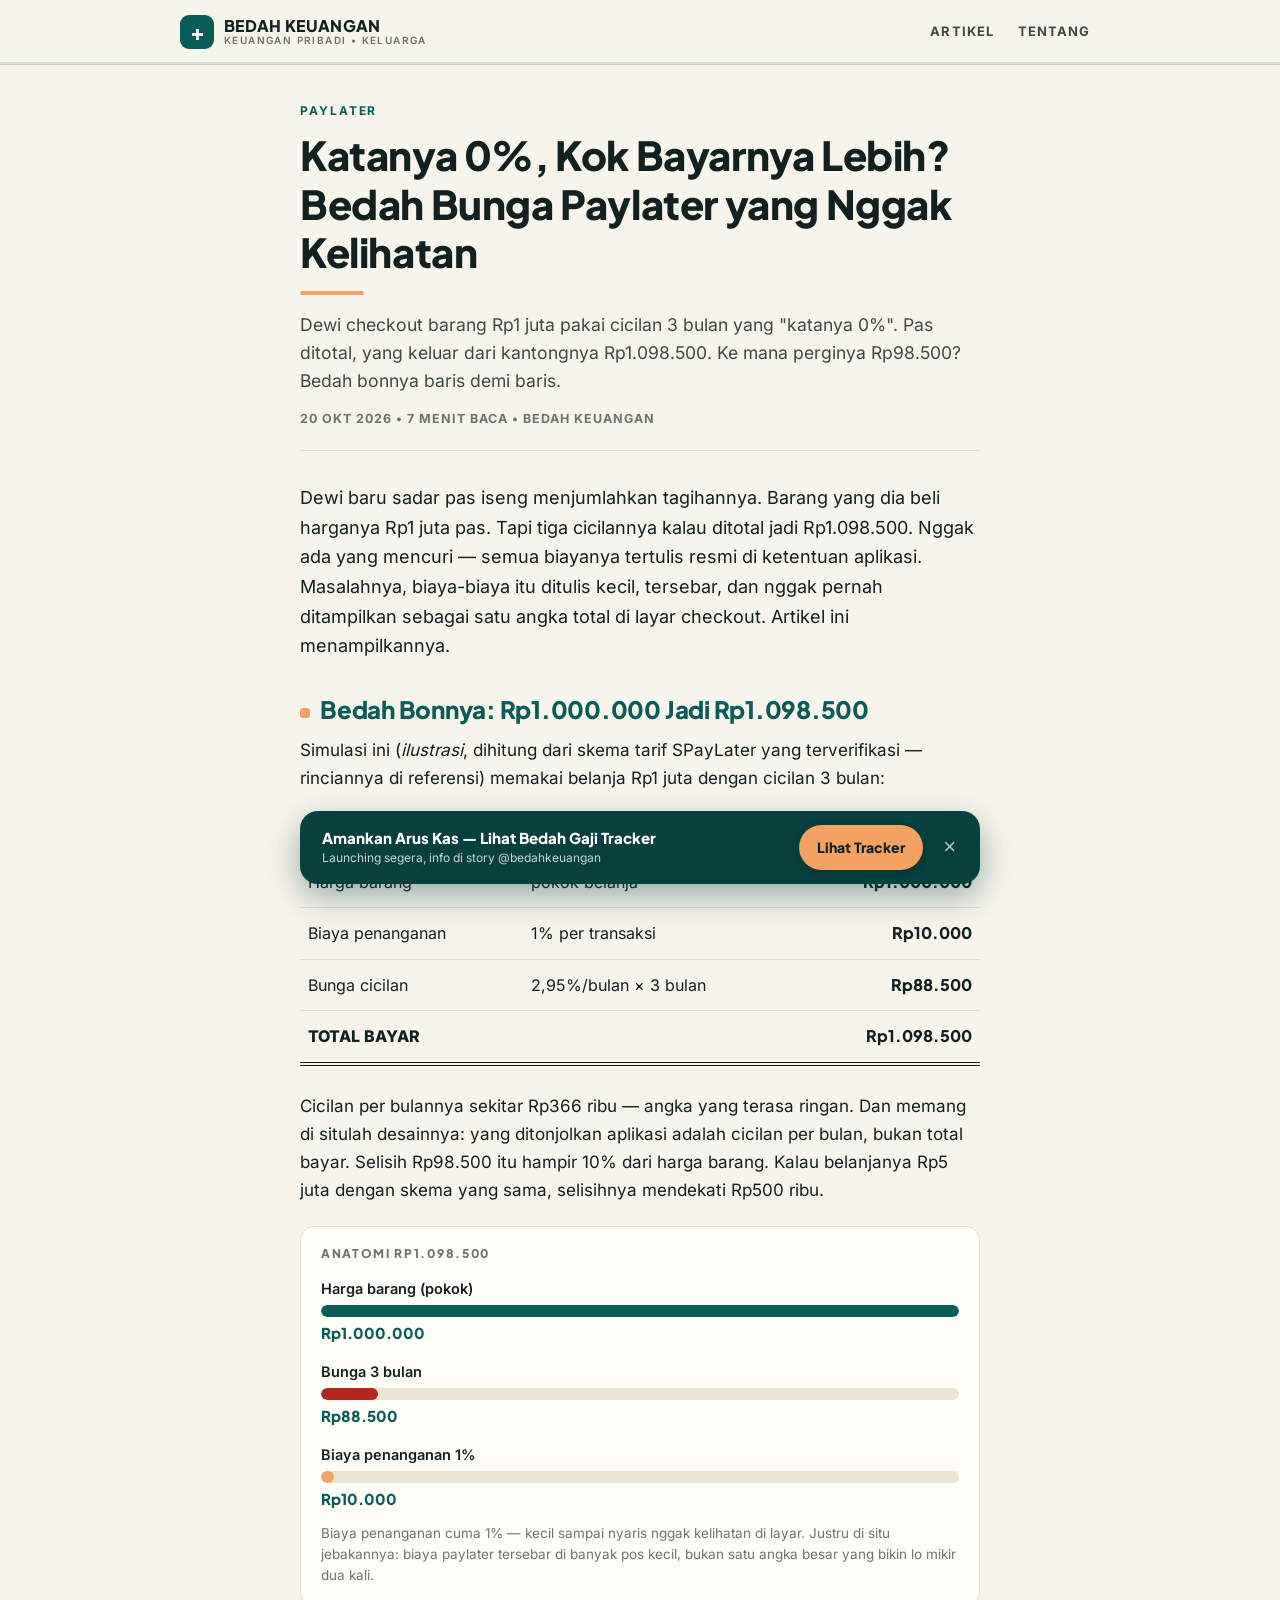
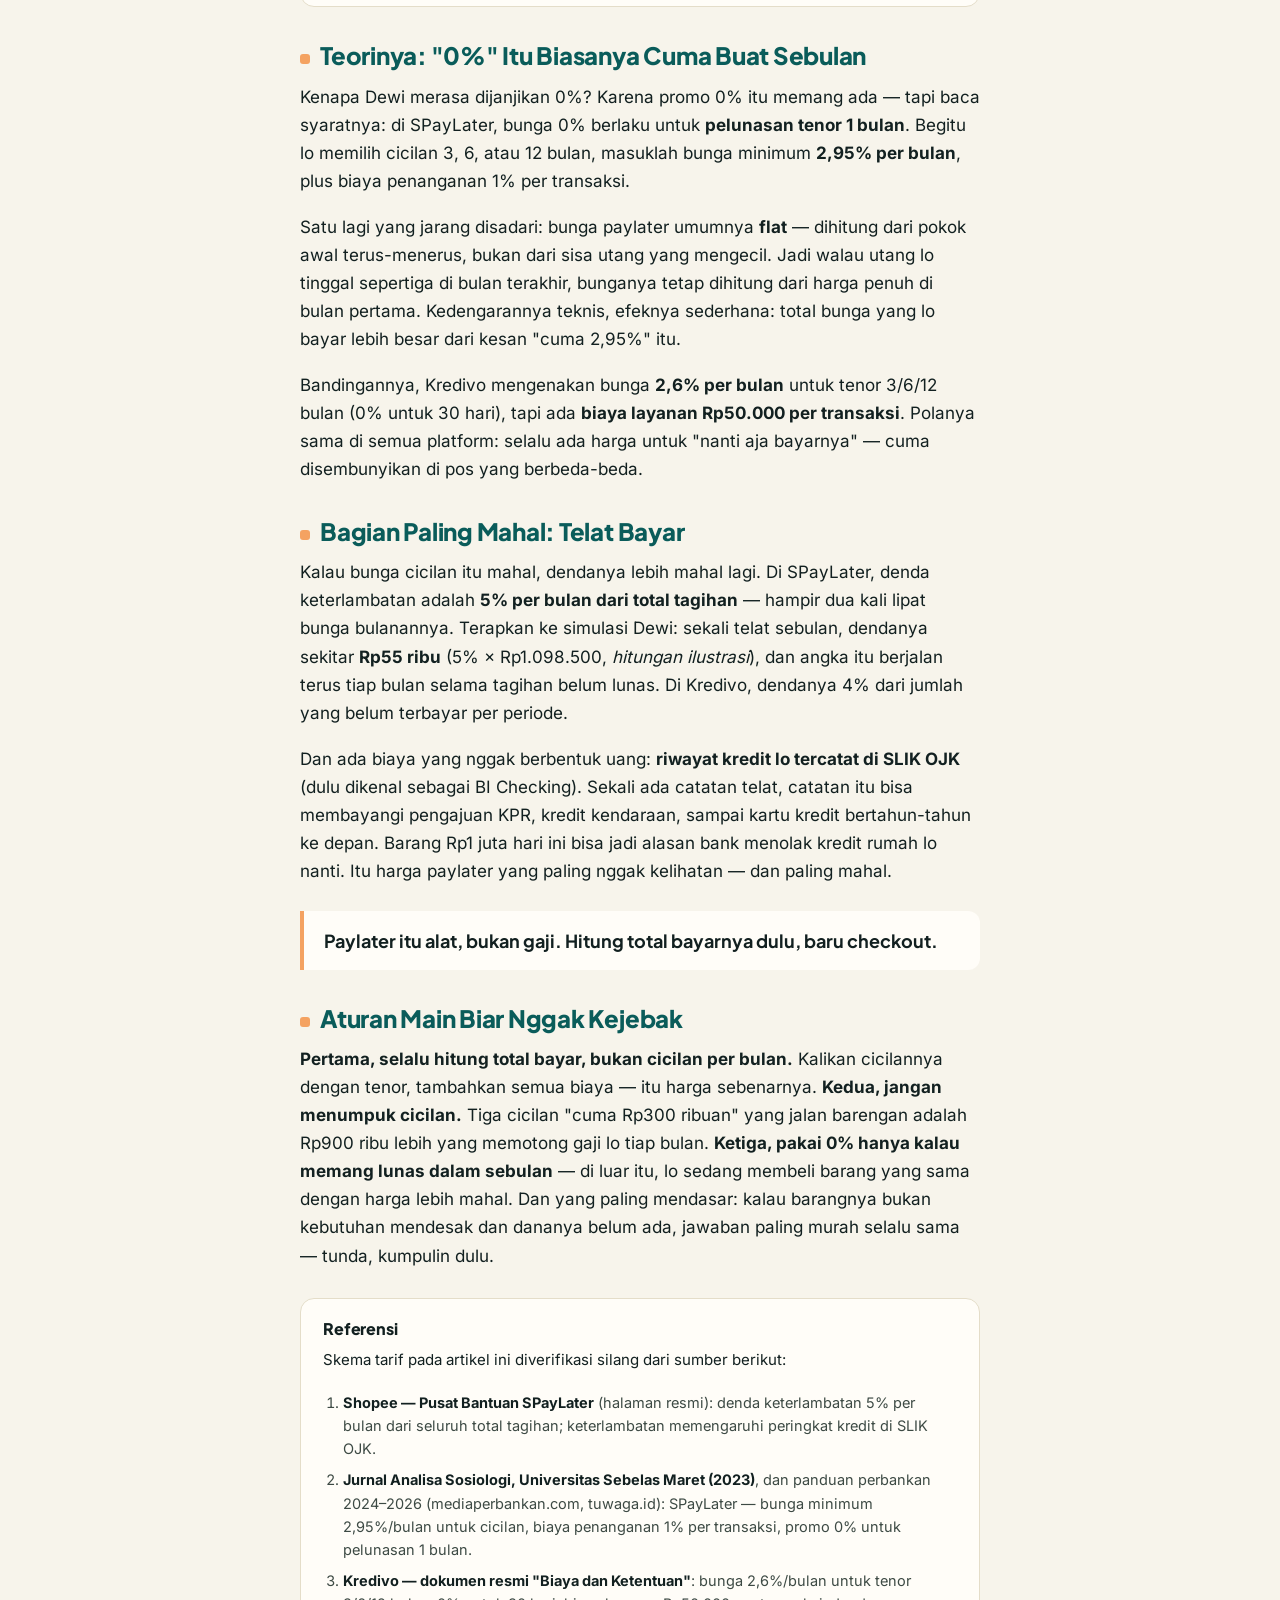
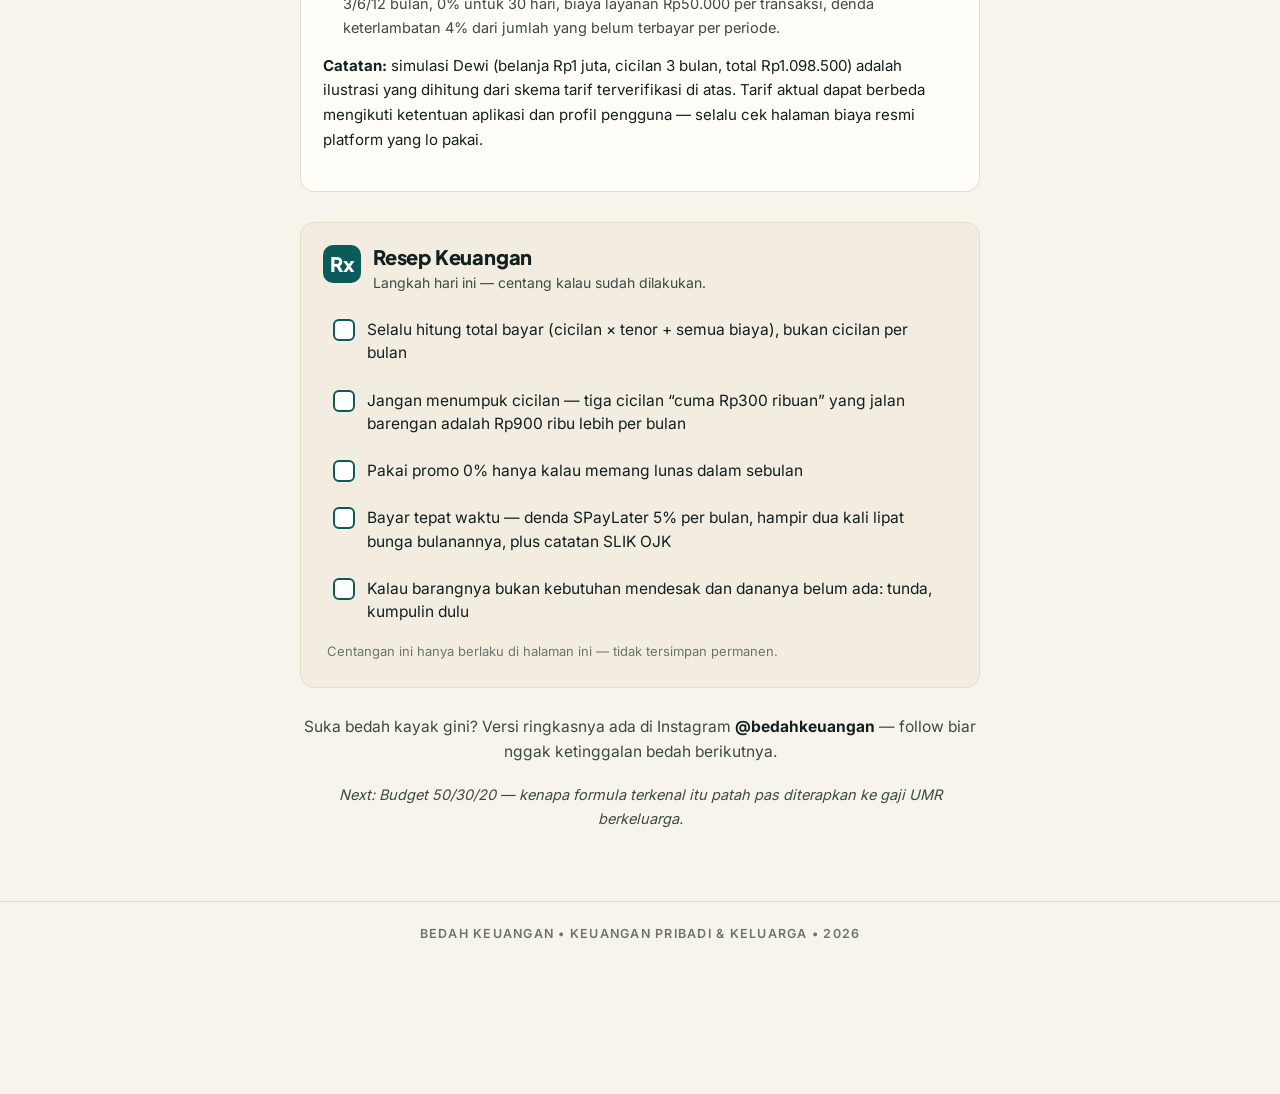
<file: artikel/paylater-bunga-tersembunyi.html>
<!DOCTYPE html>
<html lang="id">
<head>
<meta charset="UTF-8">
<meta name="viewport" content="width=device-width, initial-scale=1.0">
<title>Katanya 0%, Kok Bayarnya Lebih? Bedah Bunga Paylater yang Nggak Kelihatan — Bedah Keuangan</title>
<meta name="description" content="Belanja Rp1 juta pakai paylater cicilan 3 bulan, total bayarnya Rp1.098.500. Bedah bunga 2,95%/bulan, biaya penanganan 1%, denda telat 5%, dan catatan SLIK OJK yang mengintai.">
<link rel="stylesheet" href="../style.css">
</head>
<body>
<header class="site-header">
  <div class="wrap-wide">
    <a class="brand" href="../index.html">
      <span class="brand-mark">+</span>
      <span class="brand-name">BEDAH KEUANGAN<small>KEUANGAN PRIBADI &bull; KELUARGA</small></span>
    </a>
    <nav>
      <a href="../index.html">ARTIKEL</a>
      <a href="../index.html#tentang">TENTANG</a>
    </nav>
  </div>
  <div class="progress" aria-hidden="true"><div class="progress-fill" id="progressFill"></div></div>
</header>

<main class="wrap">
  <div class="article-head">
    <span class="kicker">PAYLATER</span>
    <h1>Katanya 0%, Kok Bayarnya Lebih? Bedah Bunga Paylater yang Nggak Kelihatan</h1>
    <div class="rule"></div>
    <p class="dek">Dewi checkout barang Rp1 juta pakai cicilan 3 bulan yang "katanya 0%". Pas ditotal, yang keluar dari kantongnya Rp1.098.500. Ke mana perginya Rp98.500? Bedah bonnya baris demi baris.</p>
    <div class="meta">20 OKT 2026 &bull; 7 MENIT BACA &bull; BEDAH KEUANGAN</div>
  </div>

  <article>
    <p class="lede">Dewi baru sadar pas iseng menjumlahkan tagihannya. Barang yang dia beli harganya Rp1 juta pas. Tapi tiga cicilannya kalau ditotal jadi Rp1.098.500. Nggak ada yang mencuri — semua biayanya tertulis resmi di ketentuan aplikasi. Masalahnya, biaya-biaya itu ditulis kecil, tersebar, dan nggak pernah ditampilkan sebagai satu angka total di layar checkout. Artikel ini menampilkannya.</p>

    <h2>Bedah Bonnya: Rp1.000.000 Jadi Rp1.098.500</h2>
    <p>Simulasi ini (<em>ilustrasi</em>, dihitung dari skema tarif SPayLater yang terverifikasi — rinciannya di referensi) memakai belanja Rp1 juta dengan cicilan 3 bulan:</p>

    <table class="ledger">
      <tr><th>POS</th><th>SKEMA</th><th style="text-align:right">JUMLAH</th></tr>
      <tr><td>Harga barang</td><td>pokok belanja</td><td class="num">Rp1.000.000</td></tr>
      <tr><td>Biaya penanganan</td><td>1% per transaksi</td><td class="num">Rp10.000</td></tr>
      <tr><td>Bunga cicilan</td><td>2,95%/bulan &times; 3 bulan</td><td class="num">Rp88.500</td></tr>
      <tr class="total"><td>TOTAL BAYAR</td><td></td><td class="num">Rp1.098.500</td></tr>
    </table>

    <p>Cicilan per bulannya sekitar Rp366 ribu — angka yang terasa ringan. Dan memang di situlah desainnya: yang ditonjolkan aplikasi adalah cicilan per bulan, bukan total bayar. Selisih Rp98.500 itu hampir 10% dari harga barang. Kalau belanjanya Rp5 juta dengan skema yang sama, selisihnya mendekati Rp500 ribu.</p>

    <div class="chart">
      <h3>ANATOMI RP1.098.500</h3>
      <div class="brow">
        <div class="blabel">Harga barang (pokok)</div>
        <div class="btrack"><div class="bfill" style="width:100%"></div></div>
        <div class="bval">Rp1.000.000</div>
      </div>
      <div class="brow">
        <div class="blabel">Bunga 3 bulan</div>
        <div class="btrack"><div class="bfill red" style="width:9%"></div></div>
        <div class="bval">Rp88.500</div>
      </div>
      <div class="brow">
        <div class="blabel">Biaya penanganan 1%</div>
        <div class="btrack"><div class="bfill amber" style="width:2%"></div></div>
        <div class="bval">Rp10.000</div>
      </div>
      <p class="chart-note">Biaya penanganan cuma 1% — kecil sampai nyaris nggak kelihatan di layar. Justru di situ jebakannya: biaya paylater tersebar di banyak pos kecil, bukan satu angka besar yang bikin lo mikir dua kali.</p>
    </div>

    <h2>Teorinya: "0%" Itu Biasanya Cuma Buat Sebulan</h2>
    <p>Kenapa Dewi merasa dijanjikan 0%? Karena promo 0% itu memang ada — tapi baca syaratnya: di SPayLater, bunga 0% berlaku untuk <strong>pelunasan tenor 1 bulan</strong>. Begitu lo memilih cicilan 3, 6, atau 12 bulan, masuklah bunga minimum <strong>2,95% per bulan</strong>, plus biaya penanganan 1% per transaksi.</p>
    <p>Satu lagi yang jarang disadari: bunga paylater umumnya <strong>flat</strong> — dihitung dari pokok awal terus-menerus, bukan dari sisa utang yang mengecil. Jadi walau utang lo tinggal sepertiga di bulan terakhir, bunganya tetap dihitung dari harga penuh di bulan pertama. Kedengarannya teknis, efeknya sederhana: total bunga yang lo bayar lebih besar dari kesan "cuma 2,95%" itu.</p>
    <p>Bandingannya, Kredivo mengenakan bunga <strong>2,6% per bulan</strong> untuk tenor 3/6/12 bulan (0% untuk 30 hari), tapi ada <strong>biaya layanan Rp50.000 per transaksi</strong>. Polanya sama di semua platform: selalu ada harga untuk "nanti aja bayarnya" — cuma disembunyikan di pos yang berbeda-beda.</p>

    <h2>Bagian Paling Mahal: Telat Bayar</h2>
    <p>Kalau bunga cicilan itu mahal, dendanya lebih mahal lagi. Di SPayLater, denda keterlambatan adalah <strong>5% per bulan dari total tagihan</strong> — hampir dua kali lipat bunga bulanannya. Terapkan ke simulasi Dewi: sekali telat sebulan, dendanya sekitar <strong>Rp55 ribu</strong> (5% &times; Rp1.098.500, <em>hitungan ilustrasi</em>), dan angka itu berjalan terus tiap bulan selama tagihan belum lunas. Di Kredivo, dendanya 4% dari jumlah yang belum terbayar per periode.</p>
    <p>Dan ada biaya yang nggak berbentuk uang: <strong>riwayat kredit lo tercatat di SLIK OJK</strong> (dulu dikenal sebagai BI Checking). Sekali ada catatan telat, catatan itu bisa membayangi pengajuan KPR, kredit kendaraan, sampai kartu kredit bertahun-tahun ke depan. Barang Rp1 juta hari ini bisa jadi alasan bank menolak kredit rumah lo nanti. Itu harga paylater yang paling nggak kelihatan — dan paling mahal.</p>

    <blockquote>Paylater itu alat, bukan gaji. Hitung total bayarnya dulu, baru checkout.</blockquote>

    <h2>Aturan Main Biar Nggak Kejebak</h2>
    <p><strong>Pertama, selalu hitung total bayar, bukan cicilan per bulan.</strong> Kalikan cicilannya dengan tenor, tambahkan semua biaya — itu harga sebenarnya. <strong>Kedua, jangan menumpuk cicilan.</strong> Tiga cicilan "cuma Rp300 ribuan" yang jalan barengan adalah Rp900 ribu lebih yang memotong gaji lo tiap bulan. <strong>Ketiga, pakai 0% hanya kalau memang lunas dalam sebulan</strong> — di luar itu, lo sedang membeli barang yang sama dengan harga lebih mahal. Dan yang paling mendasar: kalau barangnya bukan kebutuhan mendesak dan dananya belum ada, jawaban paling murah selalu sama — tunda, kumpulin dulu.</p>

    <div class="ref-box">
      <h2>Referensi</h2>
      <p>Skema tarif pada artikel ini diverifikasi silang dari sumber berikut:</p>
      <ol>
        <li><strong>Shopee — Pusat Bantuan SPayLater</strong> (halaman resmi): denda keterlambatan 5% per bulan dari seluruh total tagihan; keterlambatan memengaruhi peringkat kredit di SLIK OJK.</li>
        <li><strong>Jurnal Analisa Sosiologi, Universitas Sebelas Maret (2023)</strong>, dan panduan perbankan 2024–2026 (mediaperbankan.com, tuwaga.id): SPayLater — bunga minimum 2,95%/bulan untuk cicilan, biaya penanganan 1% per transaksi, promo 0% untuk pelunasan 1 bulan.</li>
        <li><strong>Kredivo — dokumen resmi "Biaya dan Ketentuan"</strong>: bunga 2,6%/bulan untuk tenor 3/6/12 bulan, 0% untuk 30 hari, biaya layanan Rp50.000 per transaksi, denda keterlambatan 4% dari jumlah yang belum terbayar per periode.</li>
      </ol>
      <p style="margin-top:1em;font-size:15px;"><strong>Catatan:</strong> simulasi Dewi (belanja Rp1 juta, cicilan 3 bulan, total Rp1.098.500) adalah ilustrasi yang dihitung dari skema tarif terverifikasi di atas. Tarif aktual dapat berbeda mengikuti ketentuan aplikasi dan profil pengguna — selalu cek halaman biaya resmi platform yang lo pakai.</p>
    </div>

    <section class="resep" aria-label="Resep Keuangan">
      <div class="resep-head">
        <span class="resep-mark">Rx</span>
        <div>
          <h2>Resep Keuangan</h2>
          <p class="resep-sub">Langkah hari ini — centang kalau sudah dilakukan.</p>
        </div>
      </div>
      <ul class="resep-list">
        <li><label><input type="checkbox"><span>Selalu hitung total bayar (cicilan &times; tenor + semua biaya), bukan cicilan per bulan</span></label></li>
        <li><label><input type="checkbox"><span>Jangan menumpuk cicilan — tiga cicilan “cuma Rp300 ribuan” yang jalan barengan adalah Rp900 ribu lebih per bulan</span></label></li>
        <li><label><input type="checkbox"><span>Pakai promo 0% hanya kalau memang lunas dalam sebulan</span></label></li>
        <li><label><input type="checkbox"><span>Bayar tepat waktu — denda SPayLater 5% per bulan, hampir dua kali lipat bunga bulanannya, plus catatan SLIK OJK</span></label></li>
        <li><label><input type="checkbox"><span>Kalau barangnya bukan kebutuhan mendesak dan dananya belum ada: tunda, kumpulin dulu</span></label></li>
      </ul>
      <p class="resep-note">Centangan ini hanya berlaku di halaman ini — tidak tersimpan permanen.</p>
    </section>

    <div class="article-cta">
      <p>Suka bedah kayak gini? Versi ringkasnya ada di Instagram <strong>@bedahkeuangan</strong> — follow biar nggak ketinggalan bedah berikutnya.</p>
      <p class="next"><em>Next: Budget 50/30/20 — kenapa formula terkenal itu patah pas diterapkan ke gaji UMR berkeluarga.</em></p>
    </div>
  </article>
</main>

<footer class="site-footer">
  <div class="wrap">
    BEDAH KEUANGAN &bull; KEUANGAN PRIBADI &amp; KELUARGA &bull; 2026
  </div>
</footer>

<div class="sticky-cta" id="stickyCta" role="complementary" aria-label="Bedah Gaji Tracker">
  <div class="sticky-cta-inner">
    <div class="sticky-cta-text">
      <strong>Amankan Arus Kas &mdash; Lihat Bedah Gaji Tracker</strong>
      <small>Launching segera, info di story @bedahkeuangan</small>
    </div>
    <a class="sticky-cta-btn" href="https://www.instagram.com/bedahkeuangan">Lihat Tracker</a>
    <button class="sticky-cta-close" id="ctaClose" aria-label="Tutup">&times;</button>
  </div>
</div>

<script>
(function () {
  var fill = document.getElementById('progressFill');
  var cta = document.getElementById('stickyCta');
  var dismissed = false;
  function onScroll() {
    var doc = document.documentElement;
    var max = doc.scrollHeight - doc.clientHeight;
    var frac = max > 0 ? doc.scrollTop / max : 0;
    fill.style.width = (frac * 100).toFixed(1) + '%';
    fill.classList.toggle('has-progress', frac > 0.005);
    if (!dismissed && frac >= 0.30) cta.classList.add('is-visible');
  }
  document.getElementById('ctaClose').addEventListener('click', function () {
    dismissed = true;
    cta.classList.remove('is-visible');
  });
  window.addEventListener('scroll', onScroll, { passive: true });
  onScroll();
})();
</script>
</body>
</html>
</file>
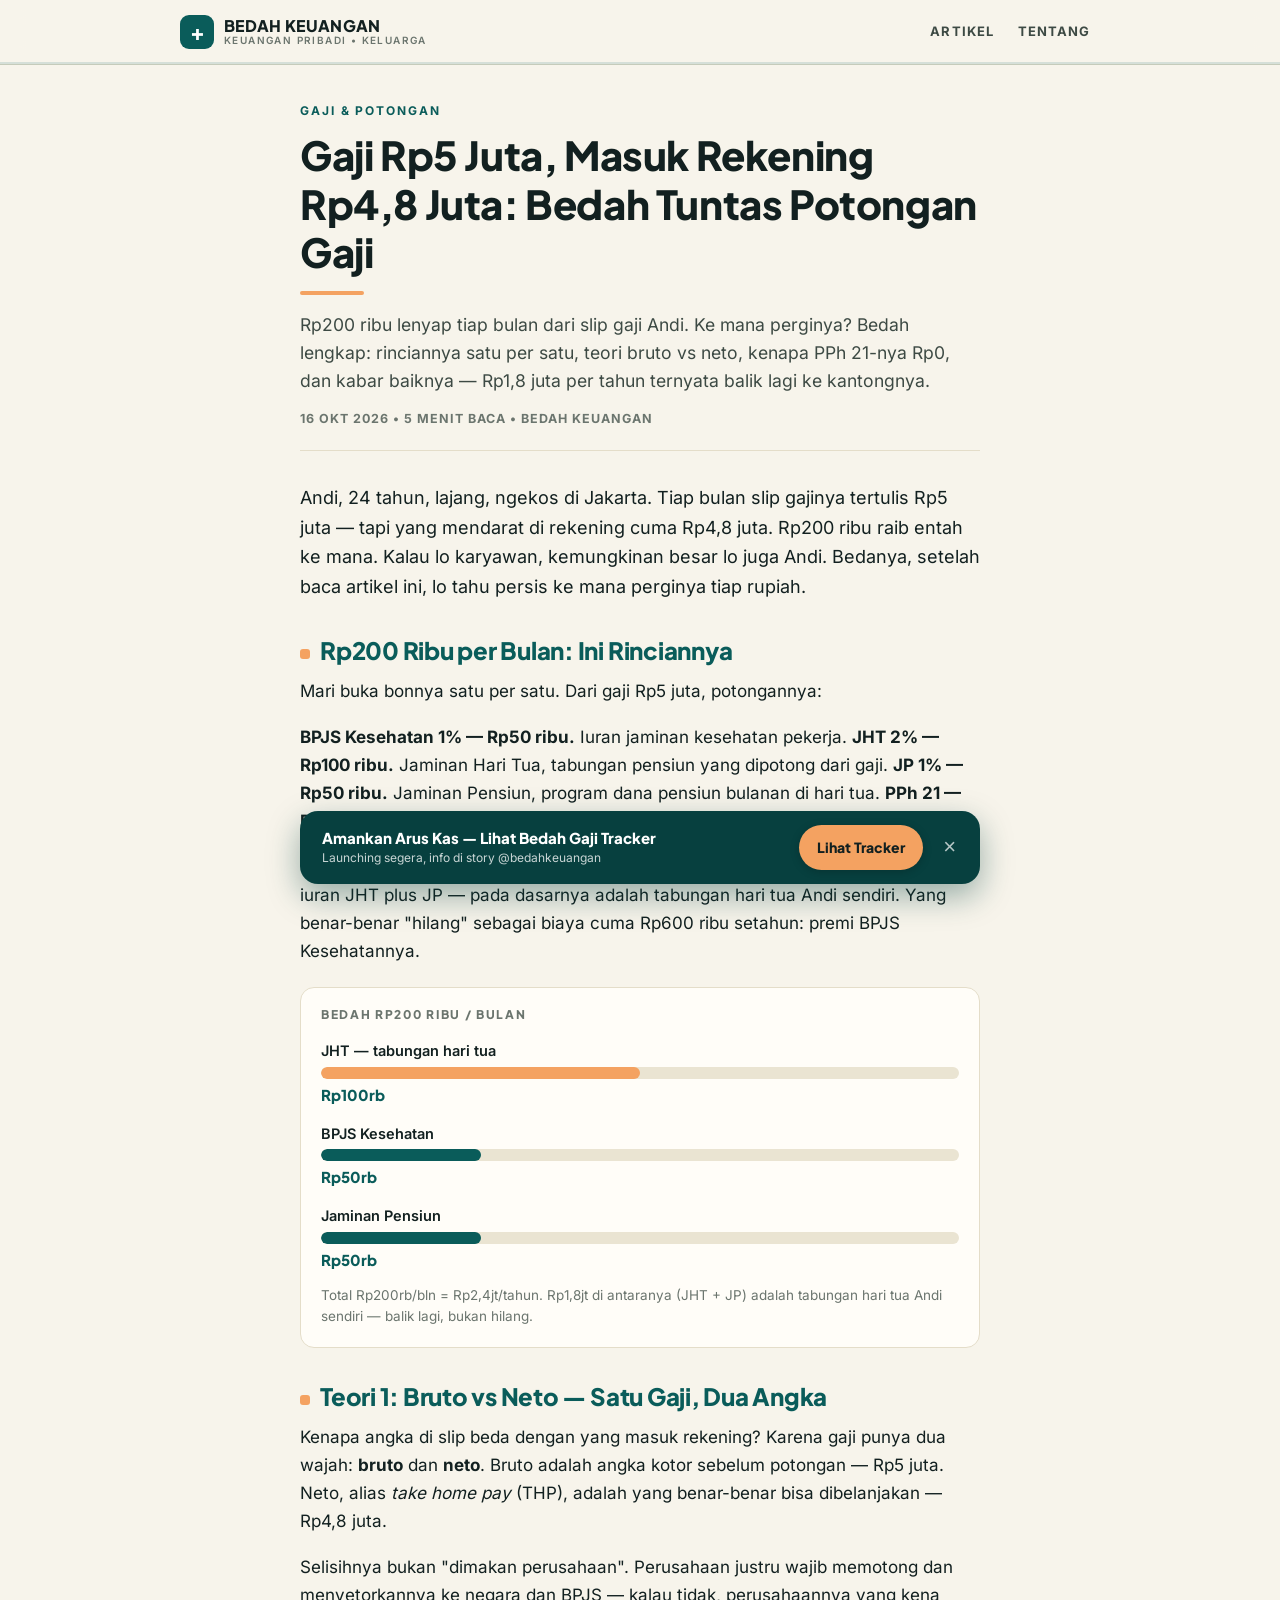
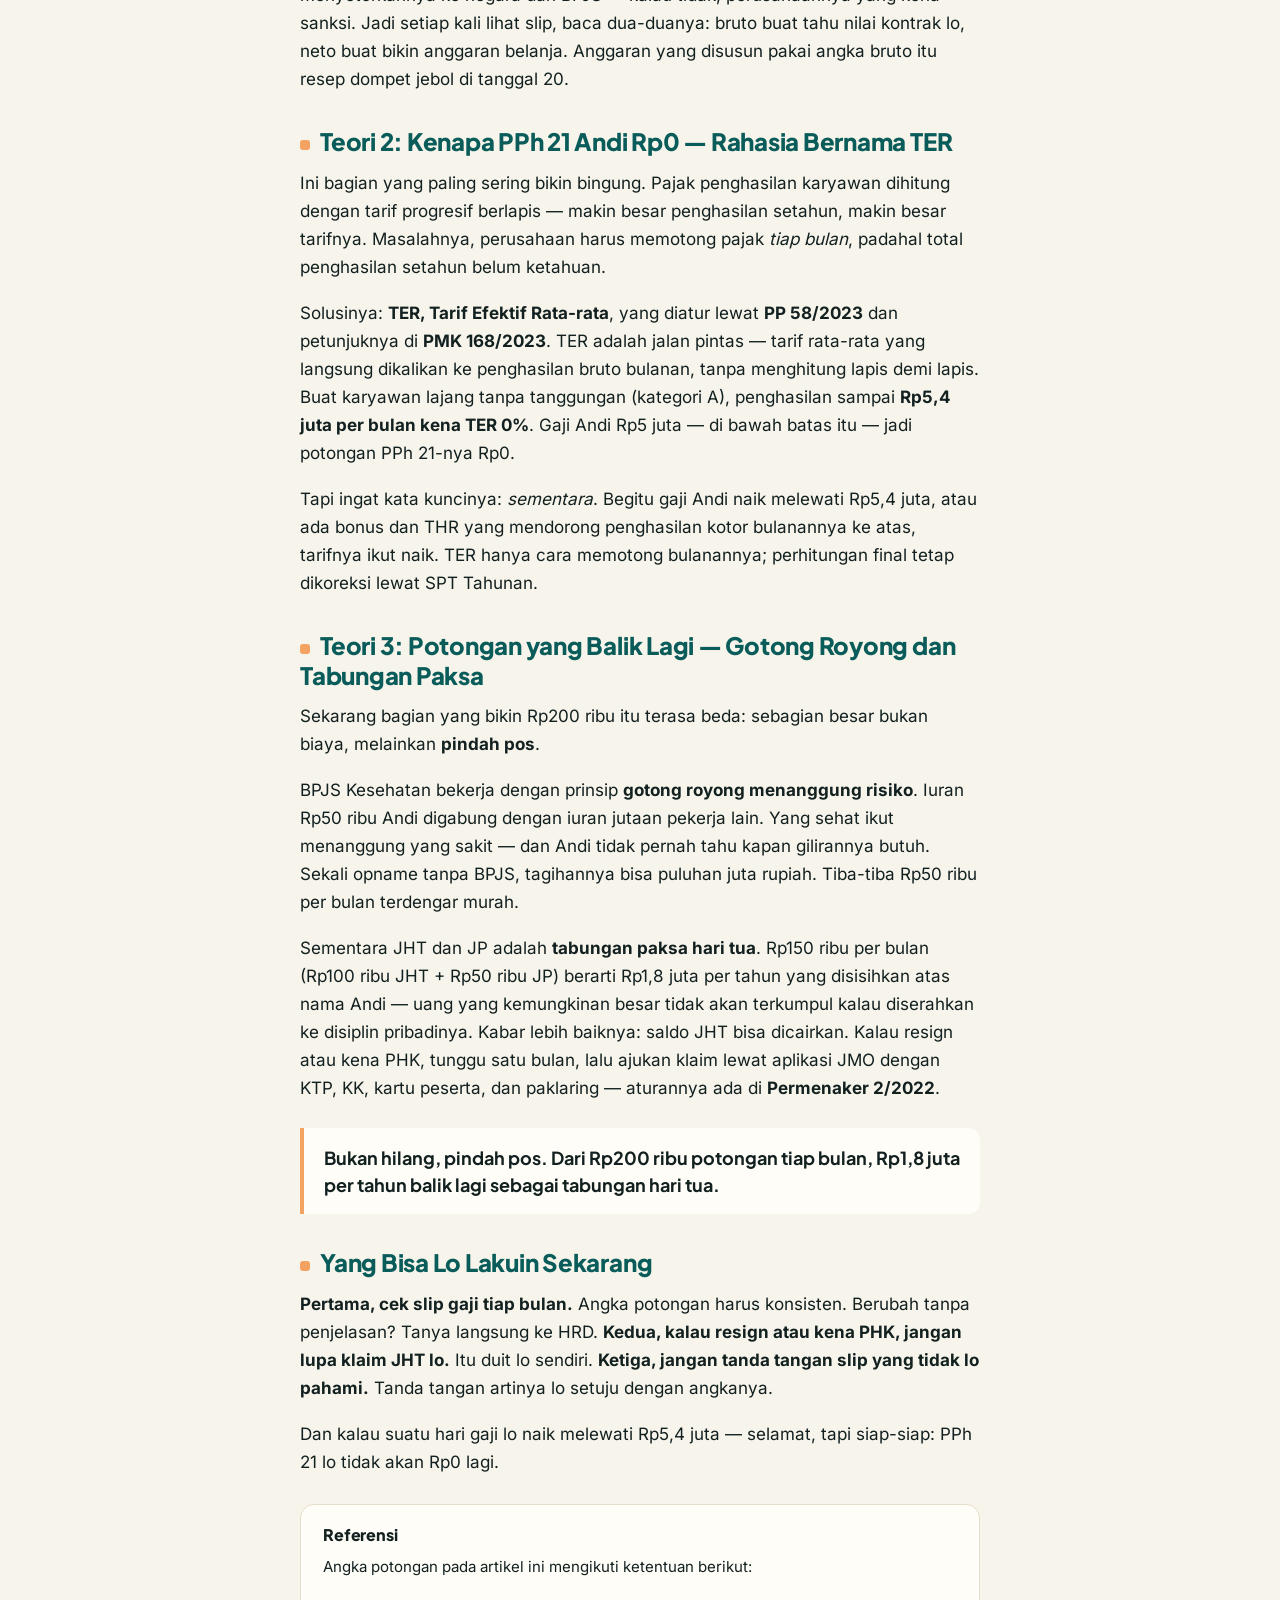
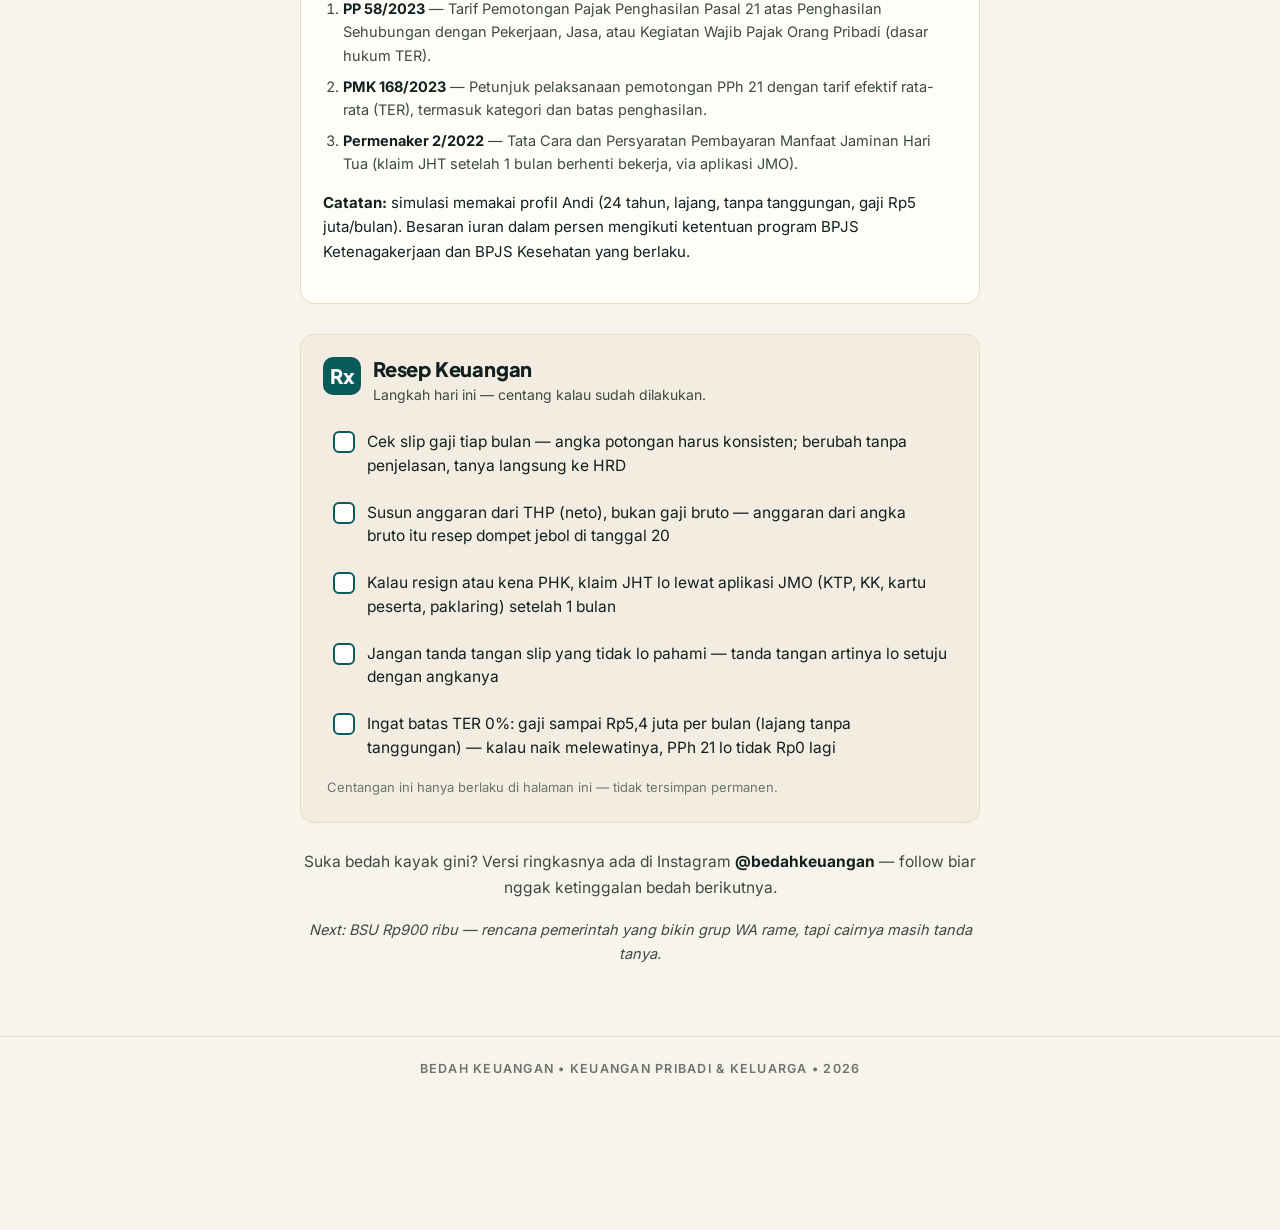
<file: artikel/thp-potongan-gaji.html>
<!DOCTYPE html>
<html lang="id">
<head>
<meta charset="UTF-8">
<meta name="viewport" content="width=device-width, initial-scale=1.0">
<title>Gaji Rp5 Juta, Masuk Rekening Rp4,8 Juta: Bedah Tuntas Potongan Gaji — Bedah Keuangan</title>
<meta name="description" content="Rp200 ribu lenyap tiap bulan dari slip gaji. Ke mana perginya? Bedah lengkap: rincian potongan, teori bruto vs neto, kenapa PPh 21 bisa Rp0 berkat TER, dan Rp1,8 juta per tahun yang ternyata balik lagi.">
<link rel="stylesheet" href="../style.css">
</head>
<body>
<header class="site-header">
  <div class="wrap-wide">
    <a class="brand" href="../index.html">
      <span class="brand-mark">+</span>
      <span class="brand-name">BEDAH KEUANGAN<small>KEUANGAN PRIBADI &bull; KELUARGA</small></span>
    </a>
    <nav>
      <a href="../index.html">ARTIKEL</a>
      <a href="../index.html#tentang">TENTANG</a>
    </nav>
  </div>
  <div class="progress" aria-hidden="true"><div class="progress-fill" id="progressFill"></div></div>
</header>

<main class="wrap">
  <div class="article-head">
    <span class="kicker">GAJI &amp; POTONGAN</span>
    <h1>Gaji Rp5 Juta, Masuk Rekening Rp4,8 Juta: Bedah Tuntas Potongan Gaji</h1>
    <div class="rule"></div>
    <p class="dek">Rp200 ribu lenyap tiap bulan dari slip gaji Andi. Ke mana perginya? Bedah lengkap: rinciannya satu per satu, teori bruto vs neto, kenapa PPh 21-nya Rp0, dan kabar baiknya — Rp1,8 juta per tahun ternyata balik lagi ke kantongnya.</p>
    <div class="meta">16 OKT 2026 &bull; 5 MENIT BACA &bull; BEDAH KEUANGAN</div>
  </div>

  <article>
    <p class="lede">Andi, 24 tahun, lajang, ngekos di Jakarta. Tiap bulan slip gajinya tertulis Rp5 juta — tapi yang mendarat di rekening cuma Rp4,8 juta. Rp200 ribu raib entah ke mana. Kalau lo karyawan, kemungkinan besar lo juga Andi. Bedanya, setelah baca artikel ini, lo tahu persis ke mana perginya tiap rupiah.</p>

    <h2>Rp200 Ribu per Bulan: Ini Rinciannya</h2>
    <p>Mari buka bonnya satu per satu. Dari gaji Rp5 juta, potongannya:</p>
    <p><strong>BPJS Kesehatan 1% — Rp50 ribu.</strong> Iuran jaminan kesehatan pekerja. <strong>JHT 2% — Rp100 ribu.</strong> Jaminan Hari Tua, tabungan pensiun yang dipotong dari gaji. <strong>JP 1% — Rp50 ribu.</strong> Jaminan Pensiun, program dana pensiun bulanan di hari tua. <strong>PPh 21 — Rp0.</strong> Pajak penghasilannya nol. Kok bisa? Sabar, ada teorinya di bawah.</p>
    <p>Total: <strong>Rp200 ribu per bulan</strong>, atau Rp2,4 juta setahun. Dari jumlah itu, Rp1,8 juta — iuran JHT plus JP — pada dasarnya adalah tabungan hari tua Andi sendiri. Yang benar-benar "hilang" sebagai biaya cuma Rp600 ribu setahun: premi BPJS Kesehatannya.</p>

    <div class="chart">
      <h3>BEDAH RP200 RIBU / BULAN</h3>
      <div class="brow">
        <div class="blabel">JHT &mdash; tabungan hari tua</div>
        <div class="btrack"><div class="bfill amber" style="width:50%"></div></div>
        <div class="bval">Rp100rb</div>
      </div>
      <div class="brow">
        <div class="blabel">BPJS Kesehatan</div>
        <div class="btrack"><div class="bfill" style="width:25%"></div></div>
        <div class="bval">Rp50rb</div>
      </div>
      <div class="brow">
        <div class="blabel">Jaminan Pensiun</div>
        <div class="btrack"><div class="bfill" style="width:25%"></div></div>
        <div class="bval">Rp50rb</div>
      </div>
      <p class="chart-note">Total Rp200rb/bln = Rp2,4jt/tahun. Rp1,8jt di antaranya (JHT + JP) adalah tabungan hari tua Andi sendiri &mdash; balik lagi, bukan hilang.</p>
    </div>

    <h2>Teori 1: Bruto vs Neto — Satu Gaji, Dua Angka</h2>
    <p>Kenapa angka di slip beda dengan yang masuk rekening? Karena gaji punya dua wajah: <strong>bruto</strong> dan <strong>neto</strong>. Bruto adalah angka kotor sebelum potongan — Rp5 juta. Neto, alias <em>take home pay</em> (THP), adalah yang benar-benar bisa dibelanjakan — Rp4,8 juta.</p>
    <p>Selisihnya bukan "dimakan perusahaan". Perusahaan justru wajib memotong dan menyetorkannya ke negara dan BPJS — kalau tidak, perusahaannya yang kena sanksi. Jadi setiap kali lihat slip, baca dua-duanya: bruto buat tahu nilai kontrak lo, neto buat bikin anggaran belanja. Anggaran yang disusun pakai angka bruto itu resep dompet jebol di tanggal 20.</p>

    <h2>Teori 2: Kenapa PPh 21 Andi Rp0 — Rahasia Bernama TER</h2>
    <p>Ini bagian yang paling sering bikin bingung. Pajak penghasilan karyawan dihitung dengan tarif progresif berlapis — makin besar penghasilan setahun, makin besar tarifnya. Masalahnya, perusahaan harus memotong pajak <em>tiap bulan</em>, padahal total penghasilan setahun belum ketahuan.</p>
    <p>Solusinya: <strong>TER, Tarif Efektif Rata-rata</strong>, yang diatur lewat <strong>PP 58/2023</strong> dan petunjuknya di <strong>PMK 168/2023</strong>. TER adalah jalan pintas — tarif rata-rata yang langsung dikalikan ke penghasilan bruto bulanan, tanpa menghitung lapis demi lapis. Buat karyawan lajang tanpa tanggungan (kategori A), penghasilan sampai <strong>Rp5,4 juta per bulan kena TER 0%</strong>. Gaji Andi Rp5 juta — di bawah batas itu — jadi potongan PPh 21-nya Rp0.</p>
    <p>Tapi ingat kata kuncinya: <em>sementara</em>. Begitu gaji Andi naik melewati Rp5,4 juta, atau ada bonus dan THR yang mendorong penghasilan kotor bulanannya ke atas, tarifnya ikut naik. TER hanya cara memotong bulanannya; perhitungan final tetap dikoreksi lewat SPT Tahunan.</p>

    <h2>Teori 3: Potongan yang Balik Lagi — Gotong Royong dan Tabungan Paksa</h2>
    <p>Sekarang bagian yang bikin Rp200 ribu itu terasa beda: sebagian besar bukan biaya, melainkan <strong>pindah pos</strong>.</p>
    <p>BPJS Kesehatan bekerja dengan prinsip <strong>gotong royong menanggung risiko</strong>. Iuran Rp50 ribu Andi digabung dengan iuran jutaan pekerja lain. Yang sehat ikut menanggung yang sakit — dan Andi tidak pernah tahu kapan gilirannya butuh. Sekali opname tanpa BPJS, tagihannya bisa puluhan juta rupiah. Tiba-tiba Rp50 ribu per bulan terdengar murah.</p>
    <p>Sementara JHT dan JP adalah <strong>tabungan paksa hari tua</strong>. Rp150 ribu per bulan (Rp100 ribu JHT + Rp50 ribu JP) berarti Rp1,8 juta per tahun yang disisihkan atas nama Andi — uang yang kemungkinan besar tidak akan terkumpul kalau diserahkan ke disiplin pribadinya. Kabar lebih baiknya: saldo JHT bisa dicairkan. Kalau resign atau kena PHK, tunggu satu bulan, lalu ajukan klaim lewat aplikasi JMO dengan KTP, KK, kartu peserta, dan paklaring — aturannya ada di <strong>Permenaker 2/2022</strong>.</p>

    <blockquote>Bukan hilang, pindah pos. Dari Rp200 ribu potongan tiap bulan, Rp1,8 juta per tahun balik lagi sebagai tabungan hari tua.</blockquote>

    <h2>Yang Bisa Lo Lakuin Sekarang</h2>
    <p><strong>Pertama, cek slip gaji tiap bulan.</strong> Angka potongan harus konsisten. Berubah tanpa penjelasan? Tanya langsung ke HRD. <strong>Kedua, kalau resign atau kena PHK, jangan lupa klaim JHT lo.</strong> Itu duit lo sendiri. <strong>Ketiga, jangan tanda tangan slip yang tidak lo pahami.</strong> Tanda tangan artinya lo setuju dengan angkanya.</p>
    <p>Dan kalau suatu hari gaji lo naik melewati Rp5,4 juta — selamat, tapi siap-siap: PPh 21 lo tidak akan Rp0 lagi.</p>

    <div class="ref-box">
      <h2>Referensi</h2>
      <p>Angka potongan pada artikel ini mengikuti ketentuan berikut:</p>
      <ol>
        <li><strong>PP 58/2023</strong> — Tarif Pemotongan Pajak Penghasilan Pasal 21 atas Penghasilan Sehubungan dengan Pekerjaan, Jasa, atau Kegiatan Wajib Pajak Orang Pribadi (dasar hukum TER).</li>
        <li><strong>PMK 168/2023</strong> — Petunjuk pelaksanaan pemotongan PPh 21 dengan tarif efektif rata-rata (TER), termasuk kategori dan batas penghasilan.</li>
        <li><strong>Permenaker 2/2022</strong> — Tata Cara dan Persyaratan Pembayaran Manfaat Jaminan Hari Tua (klaim JHT setelah 1 bulan berhenti bekerja, via aplikasi JMO).</li>
      </ol>
      <p style="margin-top:1em;font-size:15px;"><strong>Catatan:</strong> simulasi memakai profil Andi (24 tahun, lajang, tanpa tanggungan, gaji Rp5 juta/bulan). Besaran iuran dalam persen mengikuti ketentuan program BPJS Ketenagakerjaan dan BPJS Kesehatan yang berlaku.</p>
    </div>

    <section class="resep" aria-label="Resep Keuangan">
      <div class="resep-head">
        <span class="resep-mark">Rx</span>
        <div>
          <h2>Resep Keuangan</h2>
          <p class="resep-sub">Langkah hari ini — centang kalau sudah dilakukan.</p>
        </div>
      </div>
      <ul class="resep-list">
        <li><label><input type="checkbox"><span>Cek slip gaji tiap bulan — angka potongan harus konsisten; berubah tanpa penjelasan, tanya langsung ke HRD</span></label></li>
        <li><label><input type="checkbox"><span>Susun anggaran dari THP (neto), bukan gaji bruto — anggaran dari angka bruto itu resep dompet jebol di tanggal 20</span></label></li>
        <li><label><input type="checkbox"><span>Kalau resign atau kena PHK, klaim JHT lo lewat aplikasi JMO (KTP, KK, kartu peserta, paklaring) setelah 1 bulan</span></label></li>
        <li><label><input type="checkbox"><span>Jangan tanda tangan slip yang tidak lo pahami — tanda tangan artinya lo setuju dengan angkanya</span></label></li>
        <li><label><input type="checkbox"><span>Ingat batas TER 0%: gaji sampai Rp5,4 juta per bulan (lajang tanpa tanggungan) — kalau naik melewatinya, PPh 21 lo tidak Rp0 lagi</span></label></li>
      </ul>
      <p class="resep-note">Centangan ini hanya berlaku di halaman ini — tidak tersimpan permanen.</p>
    </section>

    <div class="article-cta">
      <p>Suka bedah kayak gini? Versi ringkasnya ada di Instagram <strong>@bedahkeuangan</strong> — follow biar nggak ketinggalan bedah berikutnya.</p>
      <p class="next"><em>Next: BSU Rp900 ribu — rencana pemerintah yang bikin grup WA rame, tapi cairnya masih tanda tanya.</em></p>
    </div>
  </article>
</main>

<footer class="site-footer">
  <div class="wrap">
    BEDAH KEUANGAN &bull; KEUANGAN PRIBADI &amp; KELUARGA &bull; 2026
  </div>
</footer>

<div class="sticky-cta" id="stickyCta" role="complementary" aria-label="Bedah Gaji Tracker">
  <div class="sticky-cta-inner">
    <div class="sticky-cta-text">
      <strong>Amankan Arus Kas &mdash; Lihat Bedah Gaji Tracker</strong>
      <small>Launching segera, info di story @bedahkeuangan</small>
    </div>
    <a class="sticky-cta-btn" href="https://www.instagram.com/bedahkeuangan">Lihat Tracker</a>
    <button class="sticky-cta-close" id="ctaClose" aria-label="Tutup">&times;</button>
  </div>
</div>

<script>
(function () {
  var fill = document.getElementById('progressFill');
  var cta = document.getElementById('stickyCta');
  var dismissed = false;
  function onScroll() {
    var doc = document.documentElement;
    var max = doc.scrollHeight - doc.clientHeight;
    var frac = max > 0 ? doc.scrollTop / max : 0;
    fill.style.width = (frac * 100).toFixed(1) + '%';
    fill.classList.toggle('has-progress', frac > 0.005);
    if (!dismissed && frac >= 0.30) cta.classList.add('is-visible');
  }
  document.getElementById('ctaClose').addEventListener('click', function () {
    dismissed = true;
    cta.classList.remove('is-visible');
  });
  window.addEventListener('scroll', onScroll, { passive: true });
  onScroll();
})();
</script>
</body>
</html>
</file>
<file: style.css>
/* ============================================================
   BEDAH KEUANGAN — Opsi A "Modern Clinical Ledger" (LIVE)
   Prioritas 1 + 2: sticky CTA + refresh visual.
   Palet: kertas gading #F7F4EB · tinta #122020 ·
          teal medis #0A5C5A · kunyit #F4A261
   Headline: Plus Jakarta Sans ExtraBold · Body: Inter
   ============================================================ */

@font-face {
  font-family: 'Plus Jakarta Sans';
  src: url('fonts/plus-jakarta-sans-var.woff2') format('woff2');
  font-weight: 100 900;
  font-style: normal;
  font-display: swap;
}
@font-face {
  font-family: 'Inter';
  src: url('fonts/inter-var.woff2') format('woff2');
  font-weight: 100 900;
  font-style: normal;
  font-display: swap;
}

:root {
  --paper: #F7F4EB;
  --card: #FFFDF8;
  --cream: #F2ECE1;
  --ink: #122020;
  --ink-soft: #3D4A44;
  --muted: #6B756E;
  --teal: #0A5C5A;
  --teal-dark: #07403F;
  --teal-soft: #E3EFED;
  --turmeric: #F4A261;
  --turmeric-deep: #D97E2B;
  --line: #E4DDC9;
  --danger: #B3261E;
  --radius: 14px;
}

* { box-sizing: border-box; }

html { scroll-behavior: smooth; }

body {
  margin: 0;
  background: var(--paper);
  color: var(--ink);
  font-family: 'Inter', system-ui, -apple-system, 'Segoe UI', sans-serif;
  font-size: 16.5px;
  line-height: 1.65;
  -webkit-font-smoothing: antialiased;
}

a { color: var(--teal); text-decoration: none; }
a:hover { text-decoration: underline; }

h1, h2, h3 {
  font-family: 'Plus Jakarta Sans', 'Inter', sans-serif;
  font-weight: 800;
  line-height: 1.22;
  letter-spacing: -0.01em;
  color: var(--ink);
}

.wrap { max-width: 720px; margin: 0 auto; padding: 0 20px; }
.wrap-wide { max-width: 960px; margin: 0 auto; padding: 0 20px; }

/* ---------- Header frosted glass ---------- */
.site-header {
  position: sticky;
  top: 0;
  z-index: 40;
  background: rgba(247, 244, 235, 0.85);
  -webkit-backdrop-filter: blur(12px) saturate(1.2);
  backdrop-filter: blur(12px) saturate(1.2);
  border-bottom: 1px solid var(--line);
}
.site-header .wrap-wide {
  display: flex;
  align-items: center;
  justify-content: space-between;
  gap: 16px;
  min-height: 64px;
}
.brand {
  display: flex;
  align-items: center;
  gap: 10px;
  color: var(--ink);
  line-height: 1.15;
}
.brand:hover { text-decoration: none; }
.brand-mark {
  flex: none;
  width: 34px;
  height: 34px;
  border-radius: 9px;
  background: var(--teal);
  color: #fff;
  display: flex;
  align-items: center;
  justify-content: center;
  font-family: 'Plus Jakarta Sans', sans-serif;
  font-weight: 800;
  font-size: 22px;
}
.brand-name {
  font-family: 'Plus Jakarta Sans', sans-serif;
  font-weight: 800;
  font-size: 16px;
  letter-spacing: 0.02em;
}
.brand-name small {
  display: block;
  font-family: 'Inter', sans-serif;
  font-weight: 600;
  font-size: 10px;
  letter-spacing: 0.14em;
  color: var(--muted);
}
.site-header nav { display: flex; gap: 4px; }
.site-header nav a {
  font-size: 13px;
  font-weight: 700;
  letter-spacing: 0.08em;
  color: var(--ink-soft);
  padding: 8px 10px;
  border-radius: 8px;
}
.site-header nav a:hover { color: var(--teal); background: var(--teal-soft); text-decoration: none; }

/* ---------- Stetoskop progress bar (artikel) ---------- */
.progress {
  position: absolute;
  left: 0;
  right: 0;
  bottom: -1px;
  height: 3px;
  background: rgba(10, 92, 90, 0.14);
}
.progress-fill {
  position: relative;
  height: 100%;
  width: 0%;
  background: var(--turmeric);
  transition: width 0.08s linear;
}
.progress-fill::after {
  content: '';
  position: absolute;
  right: -5px;
  top: 50%;
  width: 9px;
  height: 9px;
  margin-top: -4.5px;
  border-radius: 50%;
  background: var(--turmeric);
  border: 2px solid #fff;
  box-shadow: 0 0 0 1px var(--turmeric);
  opacity: 0;
  transition: opacity 0.2s ease;
}
.progress-fill.has-progress::after { opacity: 1; }

/* ---------- Hero (homepage) ---------- */
.hero { padding: 44px 0 10px; }
.kicker {
  font-size: 12px;
  font-weight: 700;
  letter-spacing: 0.16em;
  color: var(--teal);
}
.hero h1 {
  font-size: clamp(30px, 7.2vw, 46px);
  margin: 12px 0 14px;
}
.hero h1 .hl {
  color: var(--teal);
  background: linear-gradient(transparent 62%, rgba(244, 162, 97, 0.45) 62%);
}
.hero p {
  font-size: 17px;
  color: var(--ink-soft);
  max-width: 56ch;
  margin: 0;
}
.hero p strong { color: var(--ink); }

.section-label {
  margin: 34px 0 16px;
  display: flex;
  align-items: baseline;
  gap: 12px;
}
.section-label h2 {
  font-size: 13px;
  letter-spacing: 0.16em;
  margin: 0;
  color: var(--ink);
}
.section-label::after {
  content: '';
  flex: 1;
  height: 1px;
  background: var(--line);
}
.section-label .count {
  font-size: 12.5px;
  font-weight: 600;
  color: var(--muted);
}

/* ---------- Kartu Diagnosa (rekam medis) ---------- */
.cards {
  display: grid;
  gap: 16px;
}
.card {
  display: block;
  background: var(--card);
  border: 1px solid var(--line);
  border-radius: var(--radius);
  padding: 20px 20px 18px;
  box-shadow: 0 1px 2px rgba(18, 32, 32, 0.05), 0 8px 20px -12px rgba(18, 32, 32, 0.18);
  color: var(--ink);
  transition: transform 0.15s ease, box-shadow 0.15s ease, border-color 0.15s ease;
}
.card:hover {
  text-decoration: none;
  transform: translateY(-2px);
  border-color: var(--teal);
  box-shadow: 0 2px 4px rgba(18, 32, 32, 0.06), 0 14px 28px -12px rgba(10, 92, 90, 0.35);
}
.card-top {
  display: flex;
  align-items: flex-start;
  justify-content: space-between;
  gap: 12px;
  margin-bottom: 12px;
}
.case-no {
  font-size: 12px;
  font-weight: 700;
  letter-spacing: 0.12em;
  color: var(--muted);
}
.case-no b { color: var(--teal); font-weight: 800; }
.stamp {
  flex: none;
  display: inline-block;
  transform: rotate(-2deg);
  font-size: 10.5px;
  font-weight: 800;
  letter-spacing: 0.1em;
  text-transform: uppercase;
  color: var(--teal);
  border: 1.5px solid var(--teal);
  border-radius: 4px;
  padding: 3px 8px;
  background: rgba(10, 92, 90, 0.04);
}
.stamp.danger {
  color: var(--danger);
  border-color: var(--danger);
  background: rgba(179, 38, 30, 0.05);
}
.card h2 {
  font-size: 20px;
  margin: 0 0 8px;
}
.card p {
  font-size: 15px;
  line-height: 1.6;
  color: var(--ink-soft);
  margin: 0 0 14px;
}
.card-foot {
  display: flex;
  align-items: center;
  justify-content: space-between;
  gap: 12px;
  border-top: 1px dashed var(--line);
  padding-top: 12px;
}
.card .meta {
  font-size: 12.5px;
  font-weight: 600;
  letter-spacing: 0.06em;
  color: var(--muted);
}
.read-more {
  flex: none;
  font-size: 13.5px;
  font-weight: 700;
  color: var(--teal);
}

/* ---------- Tentang & footer ---------- */
.about {
  margin: 44px 0 8px;
  background: var(--card);
  border: 1px solid var(--line);
  border-radius: var(--radius);
  padding: 24px 22px;
}
.about h2 {
  font-size: 13px;
  letter-spacing: 0.16em;
  margin: 0 0 12px;
  color: var(--teal);
}
.about p { margin: 0 0 10px; font-size: 15.5px; color: var(--ink-soft); }
.about p:last-child { margin-bottom: 0; }
.about p strong { color: var(--ink); }

footer.site-footer {
  margin-top: 48px;
  padding: 22px 0 132px; /* ruang untuk sticky CTA bar */
  border-top: 1px solid var(--line);
  font-size: 12.5px;
  font-weight: 600;
  letter-spacing: 0.1em;
  color: var(--muted);
  text-align: center;
}

/* ---------- Halaman artikel ---------- */
.article-head { padding: 36px 0 0; }
.article-head .kicker { display: block; margin-bottom: 10px; }
.article-head h1 {
  font-size: clamp(28px, 6.8vw, 40px);
  margin: 0 0 14px;
}
.article-head .rule {
  width: 64px;
  height: 4px;
  border-radius: 2px;
  background: var(--turmeric);
  margin: 0 0 16px;
}
.dek {
  font-size: 17.5px;
  line-height: 1.6;
  color: var(--ink-soft);
  margin: 0 0 14px;
}
.article-head .meta {
  font-size: 12.5px;
  font-weight: 700;
  letter-spacing: 0.08em;
  color: var(--muted);
  padding-bottom: 20px;
  border-bottom: 1px solid var(--line);
}

article { padding: 8px 0 4px; }
article p { margin: 0 0 18px; }
article .lede {
  font-size: 18px;
  line-height: 1.65;
  margin-top: 24px;
}
article h2 {
  font-size: 24px;
  margin: 34px 0 12px;
  color: var(--teal);
}
article h2::before {
  content: '';
  display: inline-block;
  width: 10px;
  height: 10px;
  border-radius: 3px;
  background: var(--turmeric);
  margin-right: 10px;
  vertical-align: 1px;
}
article strong { color: var(--ink); }

/* Grafik batang */
.chart {
  background: var(--card);
  border: 1px solid var(--line);
  border-radius: var(--radius);
  padding: 20px;
  margin: 22px 0 26px;
}
.chart h3 {
  font-size: 12px;
  letter-spacing: 0.14em;
  color: var(--muted);
  margin: 0 0 16px;
}
.brow {
  display: grid;
  grid-template-columns: 1fr auto;
  gap: 4px 12px;
  align-items: center;
  margin-bottom: 14px;
}
.brow:last-of-type { margin-bottom: 6px; }
.blabel { font-size: 14.5px; font-weight: 600; }
.btrack {
  grid-column: 1 / -1;
  height: 12px;
  border-radius: 999px;
  background: #EAE4D2;
  overflow: hidden;
}
.bfill { height: 100%; border-radius: 999px; background: var(--teal); }
.bfill.turmeric { background: var(--turmeric); }
.bval {
  font-family: 'Plus Jakarta Sans', sans-serif;
  font-weight: 800;
  font-size: 15px;
  color: var(--teal);
}
.chart-note {
  font-size: 13.5px;
  color: var(--muted);
  margin: 12px 0 0;
  line-height: 1.55;
}

article blockquote {
  margin: 26px 0;
  padding: 16px 20px;
  background: var(--card);
  border-left: 4px solid var(--turmeric);
  border-radius: 0 12px 12px 0;
  font-family: 'Plus Jakarta Sans', sans-serif;
  font-weight: 700;
  font-size: 18px;
  line-height: 1.5;
  color: var(--ink);
}

.ref-box {
  background: var(--card);
  border: 1px solid var(--line);
  border-radius: var(--radius);
  padding: 20px 22px;
  margin: 28px 0;
}
.ref-box h2 {
  font-size: 16px;
  color: var(--ink);
  margin: 0 0 10px;
}
.ref-box h2::before { display: none; }
.ref-box p { font-size: 15px; }
.ref-box ol { margin: 0; padding-left: 20px; font-size: 14.5px; line-height: 1.6; color: var(--ink-soft); }
.ref-box li { margin-bottom: 8px; }

/* ---------- Resep Keuangan (checklist interaktif) ---------- */
.resep {
  background: var(--cream);
  border: 1px solid #E7DCC4;
  border-radius: var(--radius);
  padding: 22px 22px 14px;
  margin: 30px 0 8px;
}
.resep-head { display: flex; align-items: flex-start; gap: 12px; margin-bottom: 6px; }
.resep-mark {
  flex: none;
  width: 38px;
  height: 38px;
  border-radius: 10px;
  background: var(--teal);
  color: #fff;
  display: flex;
  align-items: center;
  justify-content: center;
  font-family: 'Plus Jakarta Sans', sans-serif;
  font-weight: 800;
  font-size: 20px;
}
.resep h2 {
  font-size: 20px;
  color: var(--ink);
  margin: 0;
}
.resep h2::before { display: none; }
.resep-sub {
  font-size: 14px;
  color: var(--ink-soft);
  margin: 2px 0 0;
}
.resep-list { list-style: none; margin: 14px 0 8px; padding: 0; }
.resep-list li { margin-bottom: 4px; }
.resep-list label {
  display: flex;
  align-items: flex-start;
  gap: 12px;
  padding: 10px 10px;
  border-radius: 10px;
  cursor: pointer;
  font-size: 15.5px;
  line-height: 1.5;
  transition: background 0.15s ease;
}
.resep-list label:hover { background: rgba(255, 253, 248, 0.7); }
.resep-list input {
  appearance: none;
  -webkit-appearance: none;
  flex: none;
  width: 22px;
  height: 22px;
  margin: 1px 0 0;
  border: 2px solid var(--teal);
  border-radius: 6px;
  background: #fff;
  cursor: pointer;
  position: relative;
}
.resep-list input:checked { background: var(--teal); }
.resep-list input:checked::after {
  content: '';
  position: absolute;
  left: 6px;
  top: 2px;
  width: 5px;
  height: 10px;
  border: solid #fff;
  border-width: 0 2.5px 2.5px 0;
  transform: rotate(45deg);
}
.resep-list input:checked + span {
  text-decoration: line-through;
  text-decoration-thickness: 2px;
  color: var(--muted);
}
.resep-list input:focus-visible { outline: 3px solid rgba(244, 162, 97, 0.6); outline-offset: 2px; }
.resep-note { font-size: 13px; color: var(--muted); margin: 6px 4px 10px; }

.article-cta {
  margin: 26px 0 8px;
  text-align: center;
  font-size: 15.5px;
  color: var(--ink-soft);
}
.article-cta strong { color: var(--ink); }
.article-cta .next { display: block; margin-top: 10px; font-size: 14.5px; }

/* ---------- Sticky CTA bar (P1) ---------- */
.sticky-cta {
  position: fixed;
  left: 0;
  right: 0;
  bottom: 0;
  z-index: 50;
  background: var(--teal-dark);
  color: #fff;
  box-shadow: 0 -4px 24px rgba(7, 64, 63, 0.35);
  transform: translateY(110%);
  transition: transform 0.3s ease;
}
.sticky-cta.is-visible { transform: translateY(0); }
.sticky-cta-inner {
  max-width: 720px;
  margin: 0 auto;
  padding: 12px 20px 14px;
  display: flex;
  align-items: center;
  gap: 14px;
}
.sticky-cta-text { flex: 1; min-width: 0; }
.sticky-cta-text strong {
  display: block;
  font-family: 'Plus Jakarta Sans', sans-serif;
  font-weight: 800;
  font-size: 15px;
  line-height: 1.3;
}
.sticky-cta-text small {
  display: block;
  font-size: 12px;
  line-height: 1.4;
  color: rgba(255, 255, 255, 0.78);
  margin-top: 2px;
}
.sticky-cta-btn {
  flex: none;
  background: var(--turmeric);
  color: var(--ink);
  font-family: 'Plus Jakarta Sans', sans-serif;
  font-weight: 800;
  font-size: 14px;
  padding: 11px 18px;
  border-radius: 999px;
  white-space: nowrap;
  box-shadow: 0 2px 10px rgba(0, 0, 0, 0.2);
}
.sticky-cta-btn:hover { background: #F7B57E; text-decoration: none; }
.sticky-cta-close {
  flex: none;
  background: transparent;
  border: none;
  color: rgba(255, 255, 255, 0.7);
  font-size: 22px;
  line-height: 1;
  padding: 6px;
  cursor: pointer;
}
.sticky-cta-close:hover { color: #fff; }

/* ---------- Desktop ---------- */
@media (min-width: 760px) {
  body { font-size: 17px; }
  .cards { grid-template-columns: 1fr 1fr; }
  .card h2 { font-size: 21px; }
  .hero { padding: 56px 0 14px; }
  .sticky-cta { background: transparent; box-shadow: none; }
  .sticky-cta-inner {
    background: var(--teal-dark);
    border-radius: 18px;
    margin: 0 auto 16px;
    max-width: 680px;
    box-shadow: 0 12px 32px rgba(7, 64, 63, 0.4);
    padding: 14px 18px 14px 22px;
  }
  footer.site-footer { padding-bottom: 150px; }
}

@media (max-width: 420px) {
  .wrap, .wrap-wide { padding: 0 16px; }
  .brand-name { font-size: 14px; white-space: nowrap; }
  .brand-name small { display: none; }
  .site-header nav a { padding: 8px 7px; }
    .sticky-cta-text strong { font-size: 14px; }
  .sticky-cta-btn { padding: 10px 14px; font-size: 13px; }
  article .lede { font-size: 17px; }
}

/* ---------- Varian bar & tabel ledger (isi artikel) ---------- */
.bfill.red { background: var(--danger); }
.bfill.amber { background: var(--turmeric); }

table.ledger { width: 100%; border-collapse: collapse; margin: 22px 0 26px; font-size: 16px; }
table.ledger th { text-align: left; font-size: 12px; letter-spacing: 0.12em; color: var(--muted); padding: 10px 8px; border-bottom: 3px solid var(--ink); }
table.ledger td { padding: 12px 8px; border-bottom: 1px solid var(--line); }
table.ledger td.num { font-family: 'Plus Jakarta Sans', sans-serif; font-weight: 800; text-align: right; white-space: nowrap; }
table.ledger tr.total td { border-bottom: 4px double var(--ink); font-weight: 800; color: var(--ink); }
.num-neg { color: var(--danger); }
</file>
